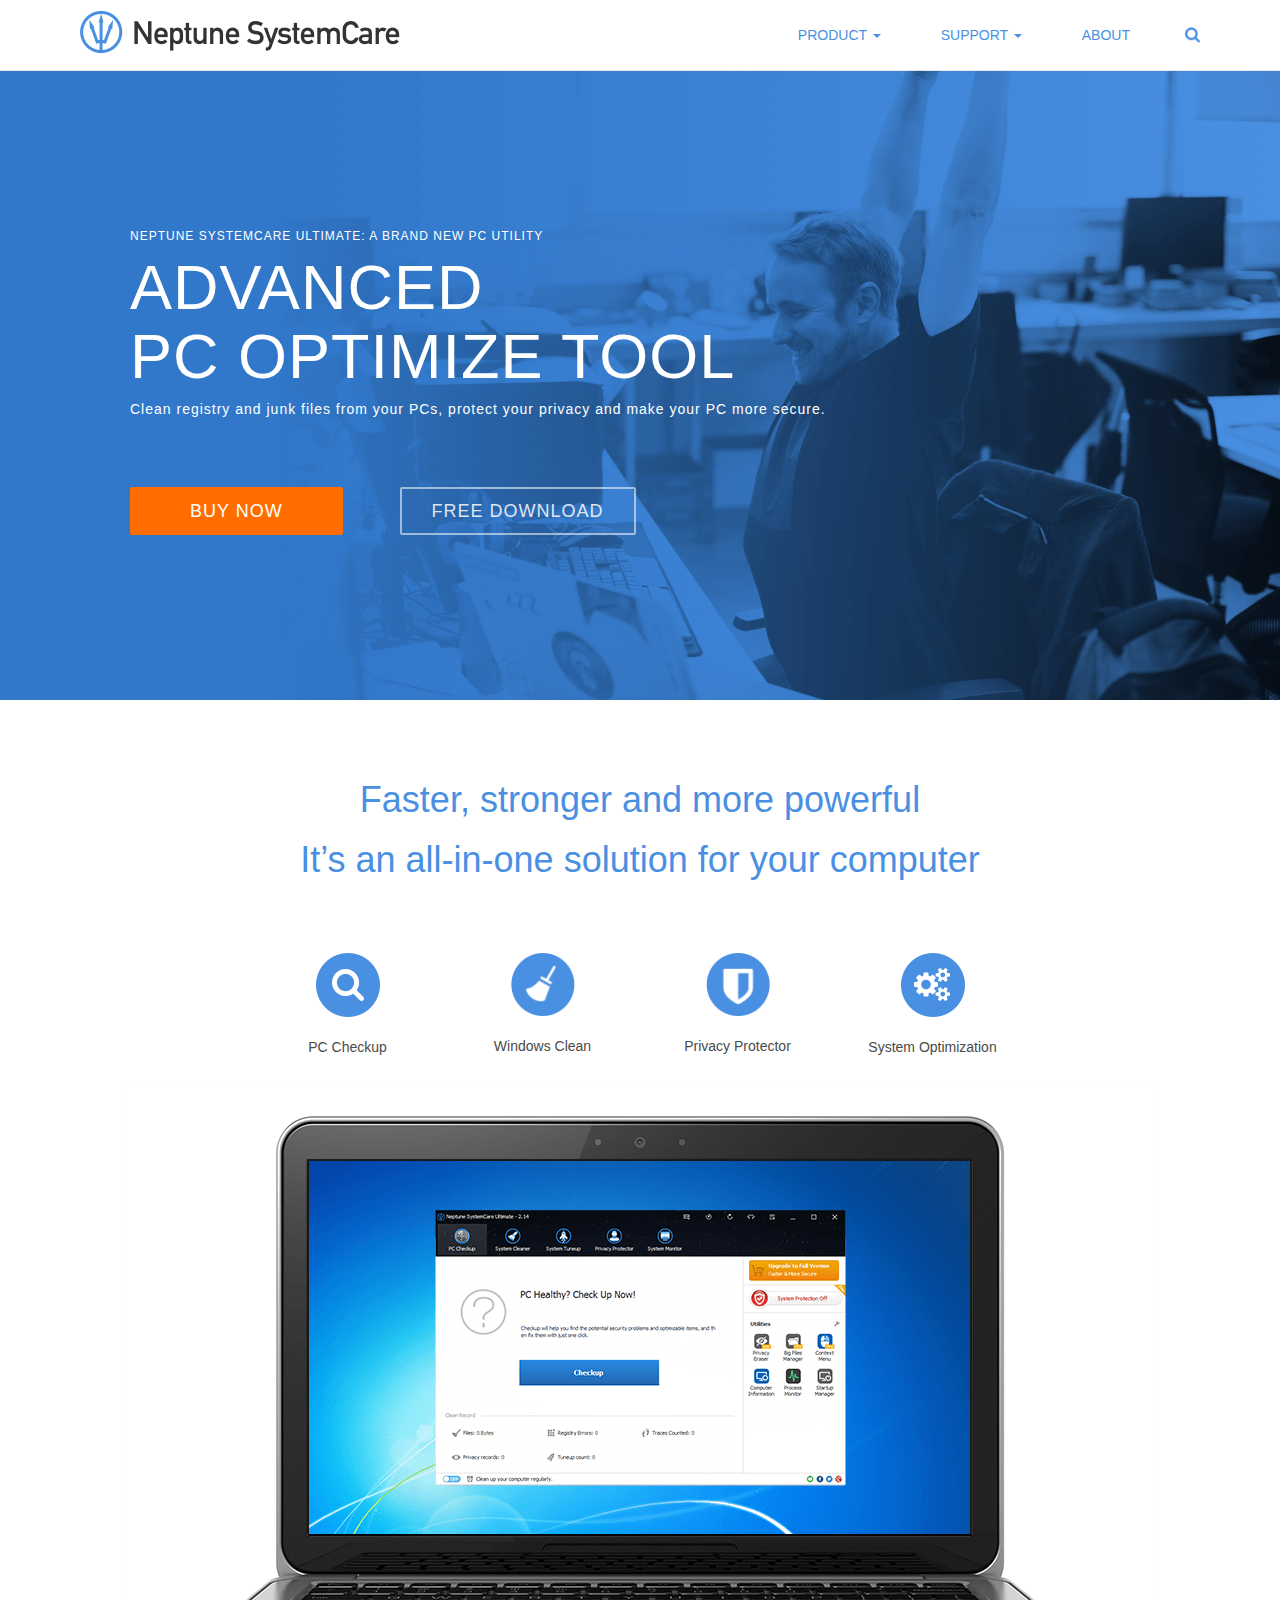
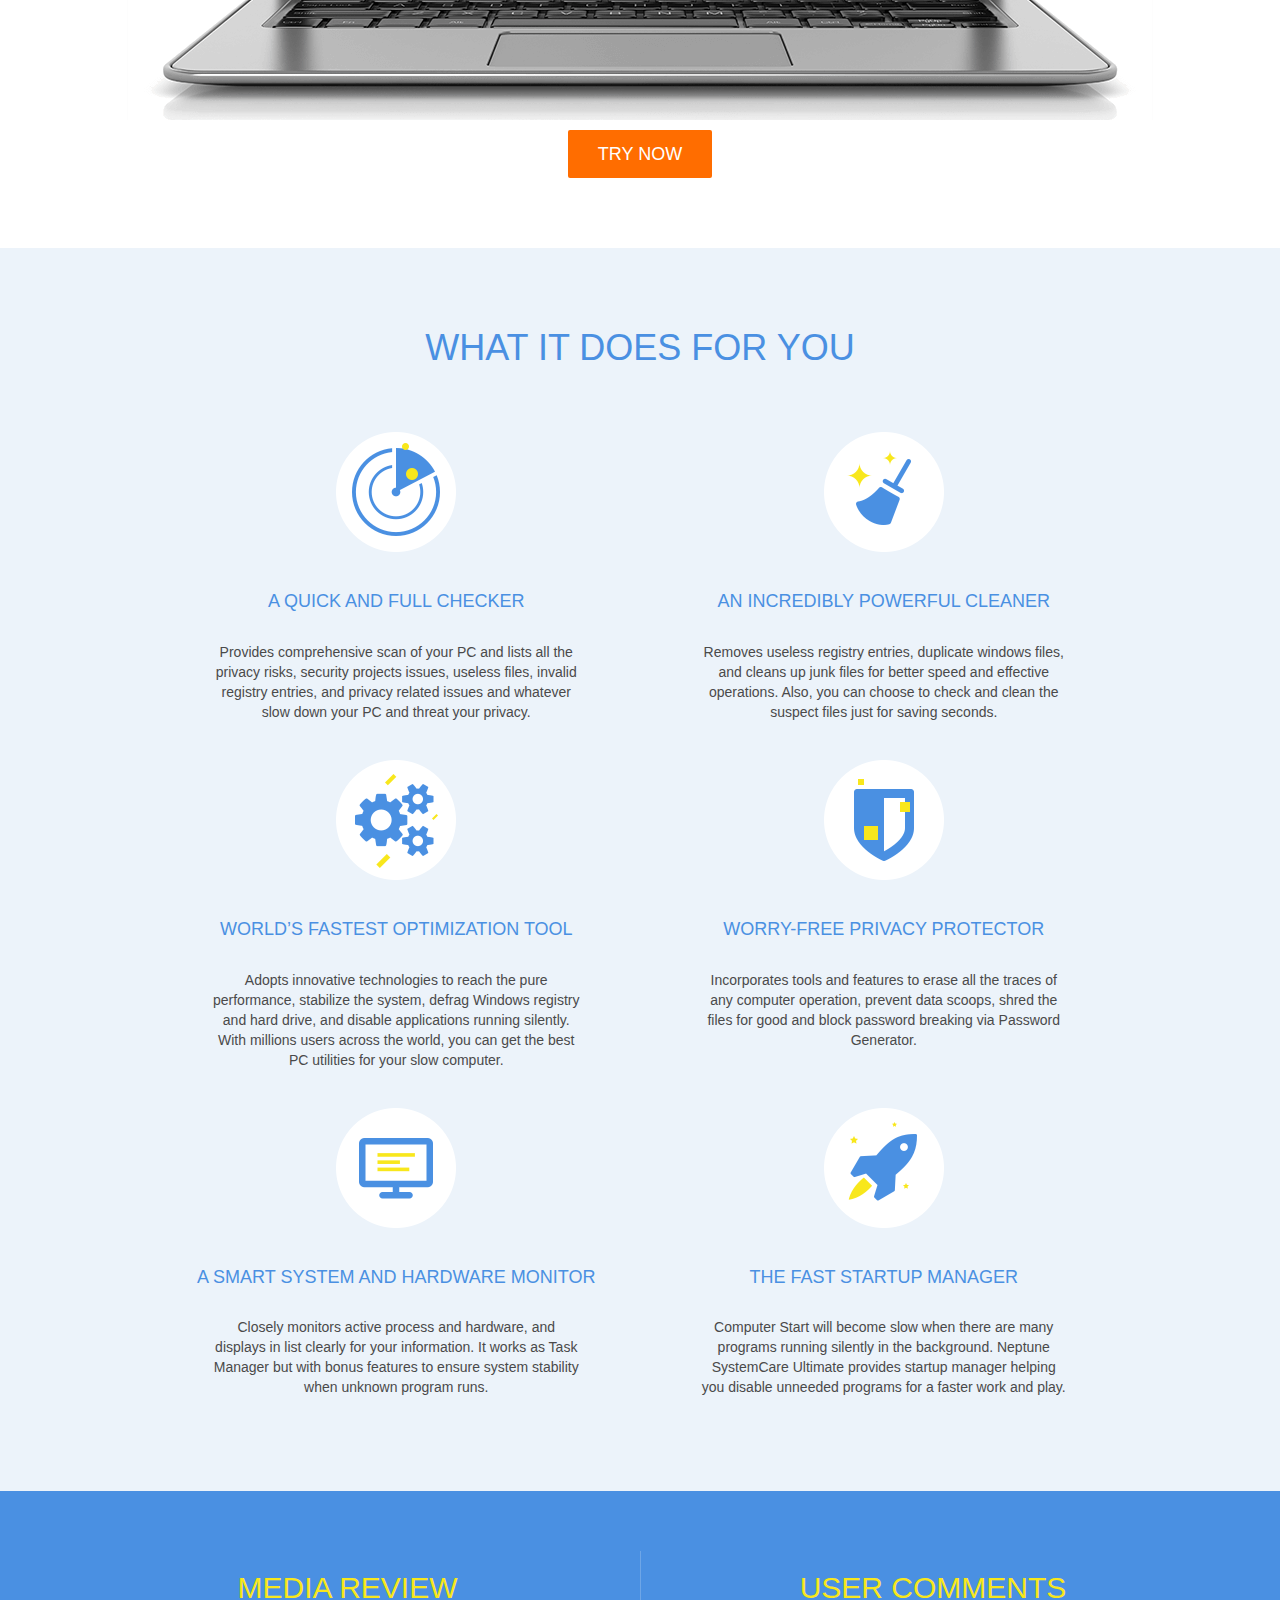
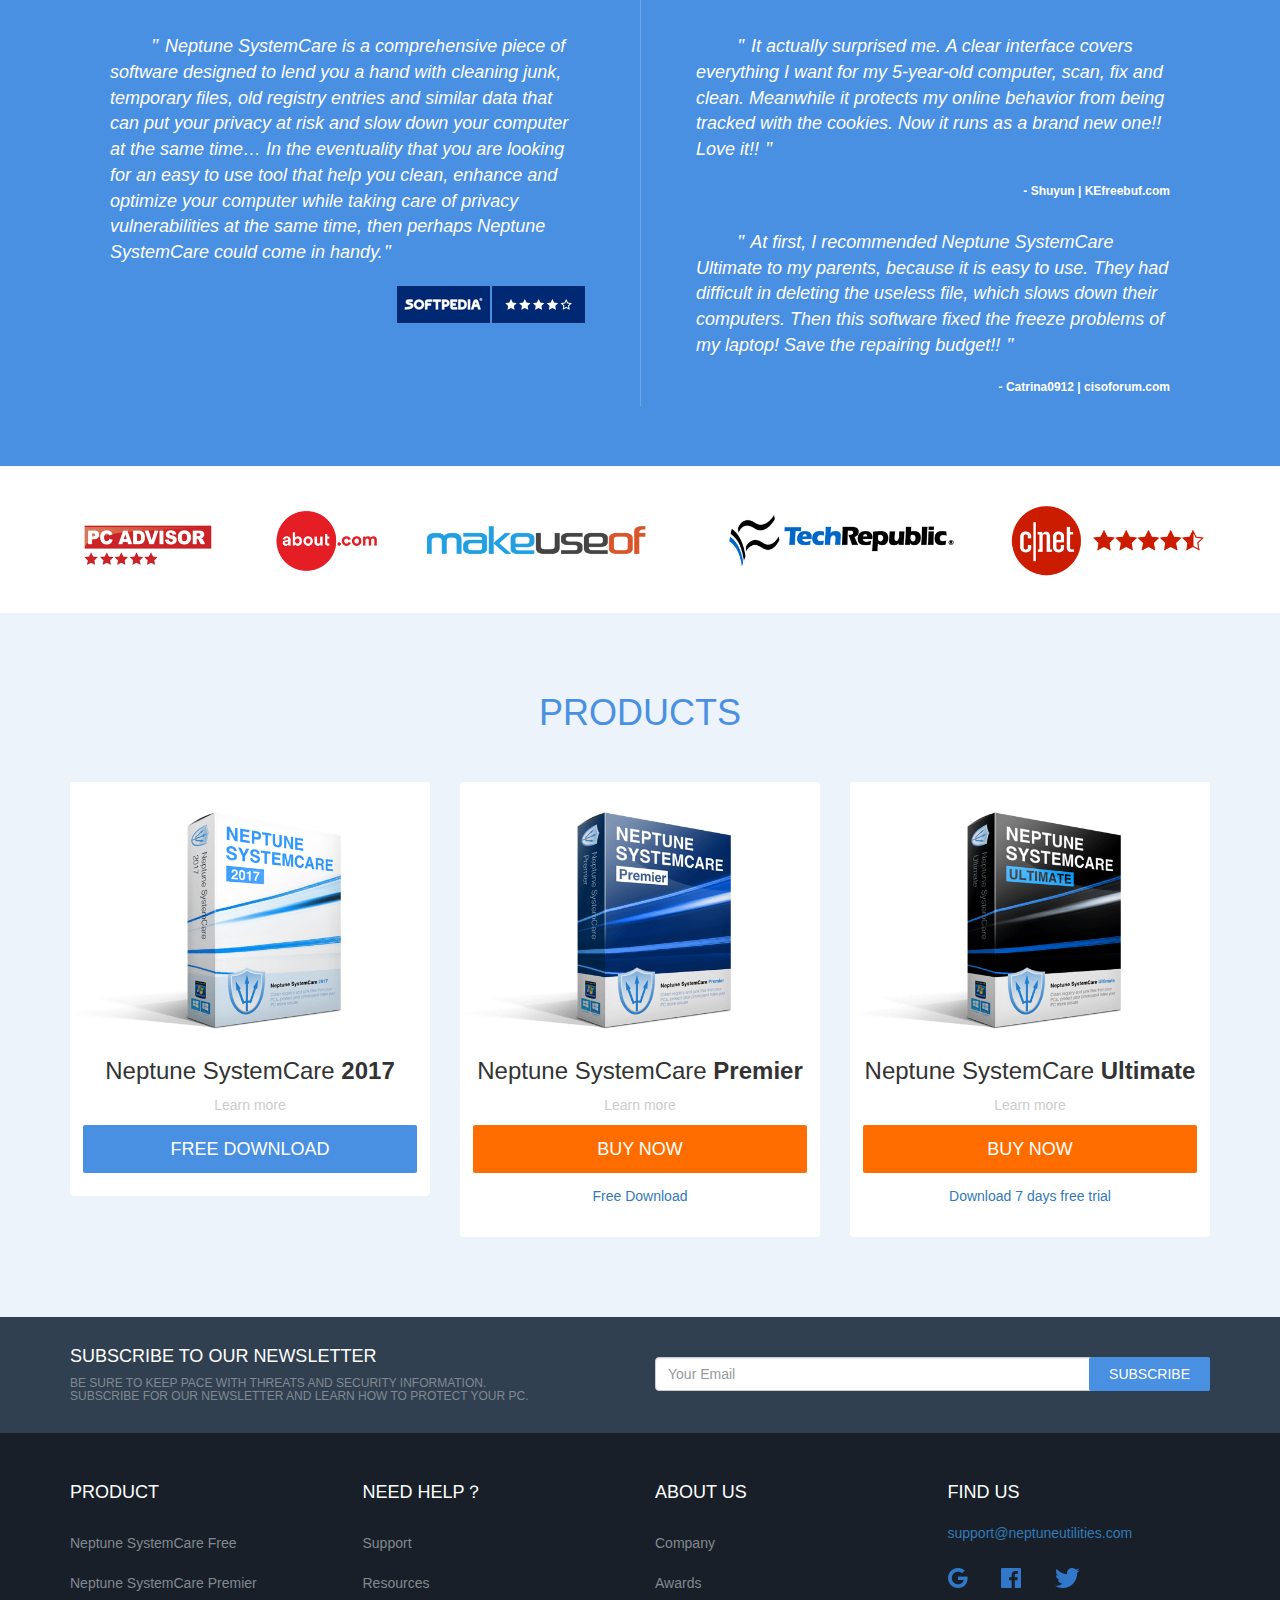
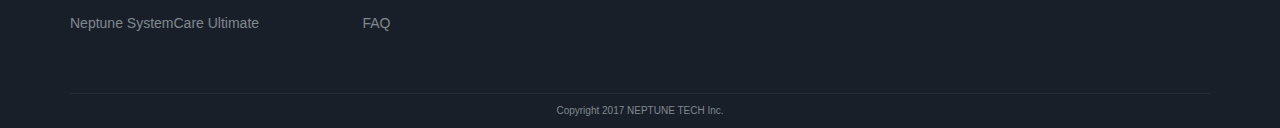
<file: index.html>
<!DOCTYPE html>
<html lang="en">

<head>
    <meta charset="utf-8">
    <meta http-equiv="X-UA-Compatible" content="IE=edge">

    <meta name="author" content="LIUYIMING">
    <meta name="description" content="Neptune Utilities - Free download - Speed up PC, Scan and clean registry, remove junk files and malware, fix and optimize computer performance.">
    <meta name="title" content="Neptune Utilities - Free PC optimization, clean and secure tool.">
    <title>Neptune Utilities - Free PC optimization, clean and secure tool</title>

    <!-- Bootstrap Core CSS -->
    <link href="css/bootstrap.min.css" rel="stylesheet">

    <!-- Custom CSS -->

    <link href="css/main.css" rel="stylesheet">

    <!--[if lt IE 9]>
        <script src="https://oss.maxcdn.com/libs/html5shiv/3.7.0/html5shiv.js"></script>
        <script src="https://oss.maxcdn.com/libs/respond.js/1.4.2/respond.min.js"></script>
    <![endif]-->

</head>

<!-- Body -->

<body>

    <!-- Navigation -->

    <nav class="navbar navbar-default navbar-fixed-top" role="navigation">
        <div class="container-fluid">
            <div class="navbar-header">
                <a class="navbar-brand" href="index.html"> <img class="img-responsive" src="img/logo_neptune.png" alt="Neptune SystemCare" title="Neptune SystemCare"> </a>
            </div>
            <div class="collapse navbar-collapse" id="bs-example-navbar-collapse-1">
                <ul class="nav navbar-nav navbar-right">
                    <li class="dropdown"> <a class="dropdown-toggle" data-hover="dropdown" role="button" aria-haspopup="true" aria-expanded="false">PRODUCT <span class="caret"></span></a>
                        <ul class="dropdown-menu">
                            <li><a href="system-care-ultimate.html">Neptune SystemCare Ultimate</a></li>
                            <li role="separator" class="divider"></li>
                            <li><a href="system-care-2017.html">Neptune SystemCare 2017</a></li>
                        </ul>
                    </li>
                    <li class="dropdown"> <a class="dropdown-toggle" data-hover="dropdown" role="button" aria-haspopup="true" aria-expanded="false">SUPPORT <span class="caret"></span></a>
                        <ul class="dropdown-menu">
                            <li><a href="support.html">Support Center</a></li>
                            <li role="separator" class="divider"></li>
                            <li><a href="contact.html">Contact Us</a></li>
                            <li role="separator" class="divider"></li>
                            <li><a href="resource.html">Resources</a></li>
                        </ul>
                    </li>
                    <li><a href="about.html">ABOUT</a></li>
                    <li id="search">
                        <form autocomplete="on">
                            <input id="search-input" name="search" type="text" placeholder="What are you looking for?"><input id="search-submit" value="Search" type="submit" class="glyphicon glyphicon-search">
                        </form>
                    </li>
                </ul>
            </div>
            <!-- /.navbar-collapse -->
        </div>
        <!-- /.container-fluid -->
    </nav>
    <!-- banner -->
    <section id="banner-index" class="banner">
        <div class="container">
            <div class="row">
                <div class="col-xs-12">
                    <div class="jumbotron">
                        <h6>NEPTUNE SYSTEMCARE ULTIMATE: A BRAND NEW PC UTILITY</h6>
                        <h1>ADVANCED<br> PC OPTIMIZE TOOL</h1>
                        <h5>Clean registry and junk files from your PCs, protect your privacy and make your PC more secure.</h5>
                        <p><a class="btn btn-primary btn-lg" href="#" role="button">BUY NOW</a> <a class="btn btn-default btn-lg" href="#" role="button">FREE DOWNLOAD</a></p>
                    </div>
                </div>
            </div>
        </div>
    </section>

    <!-- screenshot -->
    <section id="screenshot-index">
        <div class="container">
            <div class="row">
                <div class="col-xs-12">
                    <h1 class="text-center">Faster, stronger and more powerful</h1>
                    <h2 class="text-center"> It’s an all-in-one solution for your computer</h2>
                </div>
            </div>
            <div class="row">
                <div class="col-xs-2"> </div>
                <div class="col-xs-2">
                    <p class="thumbnail text-center"> <img src="img/icon_blue_checkup.png"> PC Checkup</p>
                </div>
                <div class="col-xs-2">
                    <p class="thumbnail text-center"> <img src="img/icon_blue_clean.png"> Windows Clean</p>
                </div>
                <div class="col-xs-2">
                    <p class="thumbnail text-center"> <img src="img/icon_blue_privacy.png"> Privacy Protector</p>
                </div>
                <div class="col-xs-2">
                    <p class="thumbnail text-center"> <img src="img/icon_blue_optimiza.png"> System Optimization</p>
                </div>
                <div class="col-xs-2"> </div>
            </div>
            <div class="row">
                <div class="col-xs-12 text-center">
                    <p><img class="img-responsive center-block" src="img/laptop.png"></p>
                    <p><a class="btn btn-primary btn-lg" href="#" role="button">TRY NOW</a></p>
                </div>
            </div>
        </div>
    </section>

    <!-- feature -->
    <section id="feature-index">
        <div class="container">
            <h1 class="text-center">WHAT IT DOES FOR YOU</h1>
            <div class="row ">
                <div class="col-xs-1"></div>
                <div class="col-xs-5">
                    <div class="thumbnail text-center"> <img src="img/icon_white_checkup.png">
                        <h4>A QUICK AND FULL CHECKER</h4>
                        <p>Provides comprehensive scan of your PC and lists all the privacy risks, security projects issues, useless files, invalid registry entries, and privacy related issues and whatever slow down your PC and threat your privacy.</p>
                    </div>
                </div>
                <div class="col-xs-5">
                    <div class="thumbnail text-center"> <img src="img/icon_white_clean.png">
                        <h4>AN INCREDIBLY POWERFUL CLEANER</h4>
                        <p>Removes useless registry entries, duplicate windows files, and cleans up junk files for better speed and effective operations. Also, you can choose to check and clean the suspect files just for saving seconds.</p>
                    </div>
                </div>
                <div class="col-xs-1"></div>
            </div>
            <div class="row ">
                <div class="col-xs-1"></div>
                <div class="col-xs-5">
                    <div class="thumbnail text-center"> <img src="img/icon_white_optimiza.png">
                        <h4>WORLD’S FASTEST OPTIMIZATION TOOL</h4>
                        <p>Adopts innovative technologies to reach the pure performance, stabilize the system, defrag Windows registry and hard drive, and disable applications running silently. With millions users across the world, you can get the best PC utilities for your slow computer.</p>
                    </div>
                </div>
                <div class="col-xs-5">
                    <div class="thumbnail text-center"> <img src="img/icon_white_protect.png">
                        <h4>WORRY-FREE PRIVACY PROTECTOR</h4>
                        <p>Incorporates tools and features to erase all the traces of any computer operation, prevent data scoops, shred the files for good and block password breaking via Password Generator.</p>
                    </div>
                </div>
                <div class="col-xs-1"></div>
            </div>
            <div class="row ">
                <div class="col-xs-1"></div>
                <div class="col-xs-5">
                    <div class="thumbnail text-center"> <img src="img/icon_white_monitor.png">
                        <h4>A SMART SYSTEM AND HARDWARE MONITOR</h4>
                        <p>Closely monitors active process and hardware, and displays in list clearly for your information. It works as Task Manager but with bonus features to ensure system stability when unknown program runs.</p>
                    </div>
                </div>
                <div class="col-xs-5">
                    <div class="thumbnail text-center"> <img src="img/icon_white_mannager.png">
                        <h4>THE FAST STARTUP MANAGER</h4>
                        <p>Computer Start will become slow when there are many programs running silently in the background. Neptune SystemCare Ultimate provides startup manager helping you disable unneeded programs for a faster work and play.</p>
                    </div>
                </div>
                <div class="col-xs-1"></div>
            </div>
        </div>
    </section>
    <!-- review -->
    <section id="review-index">
        <div class="container">
            <div class="row">
                <div class="col-xs-6">
                    <h2 class="text-center">MEDIA REVIEW</h2>
                    <p><strong class="quote">"</strong> Neptune SystemCare is a comprehensive piece of software designed to lend you a hand with cleaning junk, temporary files, old registry entries and similar data that can put your privacy at risk and slow down your computer at the same time… In the eventuality that you are looking for an easy to use tool that help you clean, enhance and optimize your computer while taking care of privacy vulnerabilities at the same time, then perhaps Neptune SystemCare could come in handy.<strong class="quote">"</strong>
                        <span><img src="img/brand_softpedia.png"> </span></p>
                </div>
                <div class="col-xs-6" style="border-left: 1px solid #6EA6E7;">
                    <h2 class="text-center">USER COMMENTS</h2>
                    <p><strong class="quote">"</strong> It actually surprised me. A clear interface covers everything I want for my 5-year-old computer, scan, fix and clean. Meanwhile it protects my online behavior from being tracked with the cookies. Now it runs as a brand new one!! Love it!! <strong class="quote">"</strong>
                        <span>- Shuyun | KEfreebuf.com</span>
                    </p>
                    <p><strong class="quote">"</strong> At first, I recommended Neptune SystemCare Ultimate to my parents, because it is easy to use. They had difficult in deleting the useless file, which slows down their computers. Then this software fixed the freeze problems of my laptop! Save the repairing budget!! <strong class="quote">"</strong>
                        <span>- Catrina0912 | cisoforum.com</span>
                    </p>
                </div>
            </div>
        </div>
    </section>
    <!-- media icons -->
    <section class="review-index">
        <div class="container">
            <div class="row">
                <div class="col-xs-12"> <img src="img/img_media.png"></div>
            </div>
        </div>
    </section>
    <!-- choose products -->
    <section id="products-index">
        <div class="container">
            <div class="row">
                <h1 class="text-center">PRODUCTS</h1>
                <div class="col-xs-4">
                    <div class="thumbnail"> <img src="img/box_2017.png">
                        <div class="caption">
                            <h3>Neptune SystemCare <strong>2017</strong></h3>
                            <p><a href="" class="btn-link-light">Learn more</a></p>
                            <p><a class="btn btn-lg btn-info btn-block" role="button">FREE DOWNLOAD</a> </p>
                        </div>
                    </div>
                </div>
                <div class="col-xs-4">
                    <div class="thumbnail"> <img src="img/box_permier.png">
                        <div class="caption">
                            <h3>Neptune SystemCare <strong>Premier</strong></h3>
                            <p><a href="" class="btn-link-light">Learn more</a></p>
                            <p><a href="#" class="btn btn-lg btn-primary btn-block" role="button">BUY NOW</a><a href="#" class="btn btn-link btn-block" role="button">Free Download</a></p>
                        </div>
                    </div>
                </div>
                <div class="col-xs-4">
                    <div class="thumbnail"> <img src="img/box_ultimate.png">
                        <div class="caption">
                            <h3>Neptune SystemCare <strong>Ultimate</strong></h3>
                            <p><a href="" class="btn-link-light">Learn more</a></p>
                            <p><a href="#" class="btn btn-lg btn-primary btn-block" role="button">BUY NOW</a><a href="#" class="btn btn-link btn-block" role="button">Download 7 days free trial</a></p>
                        </div>
                    </div>
                </div>
            </div>
        </div>
    </section>
    <!-- subscribe -->
    <section class="subscribe">
        <div class="container">
            <div class="row">
                <div class="col-xs-6">
                    <h4>SUBSCRIBE TO OUR NEWSLETTER</h4>
                    <h6>BE SURE TO KEEP PACE WITH THREATS AND SECURITY INFORMATION. <br> SUBSCRIBE FOR OUR NEWSLETTER AND LEARN HOW TO PROTECT YOUR PC.</h6>
                </div>
                <div class="col-xs-6">
                    <form class="form-inline">
                        <input type="email" class="form-control" id="" placeholder="Your Email">
                        <button type="submit" class="btn btn-info">SUBSCRIBE</button>
                    </form>
                </div>
            </div>
        </div>
    </section>
    <!-- footer -->
    <footer>
        <div class="container">
            <div class="row">
                <div class="col-xs-3">
                    <h4>PRODUCT</h4>
                    <ul class="list-unstyled">
                        <li> <a href="#">Neptune SystemCare Free</a> </li>
                        <li> <a href="#">Neptune SystemCare Premier</a> </li>
                        <li> <a href="#">Neptune SystemCare Ultimate</a> </li>
                    </ul>
                </div>
                <div class="col-xs-3">
                    <h4>NEED HELP？</h4>
                    <ul class="list-unstyled">
                        <li> <a href="#">Support</a> </li>
                        <li> <a href="#">Resources</a> </li>
                        <li> <a href="#">FAQ</a> </li>
                    </ul>
                </div>
                <div class="col-xs-3">
                    <h4>ABOUT US</h4>
                    <ul class="list-unstyled">
                        <li> <a href="#">Company</a> </li>
                        <li> <a href="#">Awards</a> </li>
                    </ul>
                </div>
                <div class="col-xs-3">
                    <h4>FIND US</h4>
                    <p><a>support@neptuneutilities.com</a></p>
                    <ul class="list-inline">
                        <li>
                            <a href="#"><img src="img/icon_google.png"></a>
                        </li>
                        <li>
                            <a href="#"><img src="img/icon_facebook.png"></a>
                        </li>
                        <li>
                            <a href="#"><img src="img/icon_twitter.png"></a>
                        </li>
                    </ul>
                </div>
            </div>
            <div class="row">
                <div class="col-xs-12">
                    <p class="text-center">Copyright 2017 NEPTUNE TECH Inc. </p>
                </div>
            </div>
        </div>
    </footer>

    <!-- jQuery -->
    <script src="js/jquery.js"></script>

    <!-- Bootstrap Core JavaScript -->
    <script src="js/bootstrap.min.js"></script>

    <!-- Scrolling Nav JavaScript -->
    <script src="js/jquery.easing.min.js"></script>
    <script src="js/custom.js"></script>
</body>

</html>
</file>
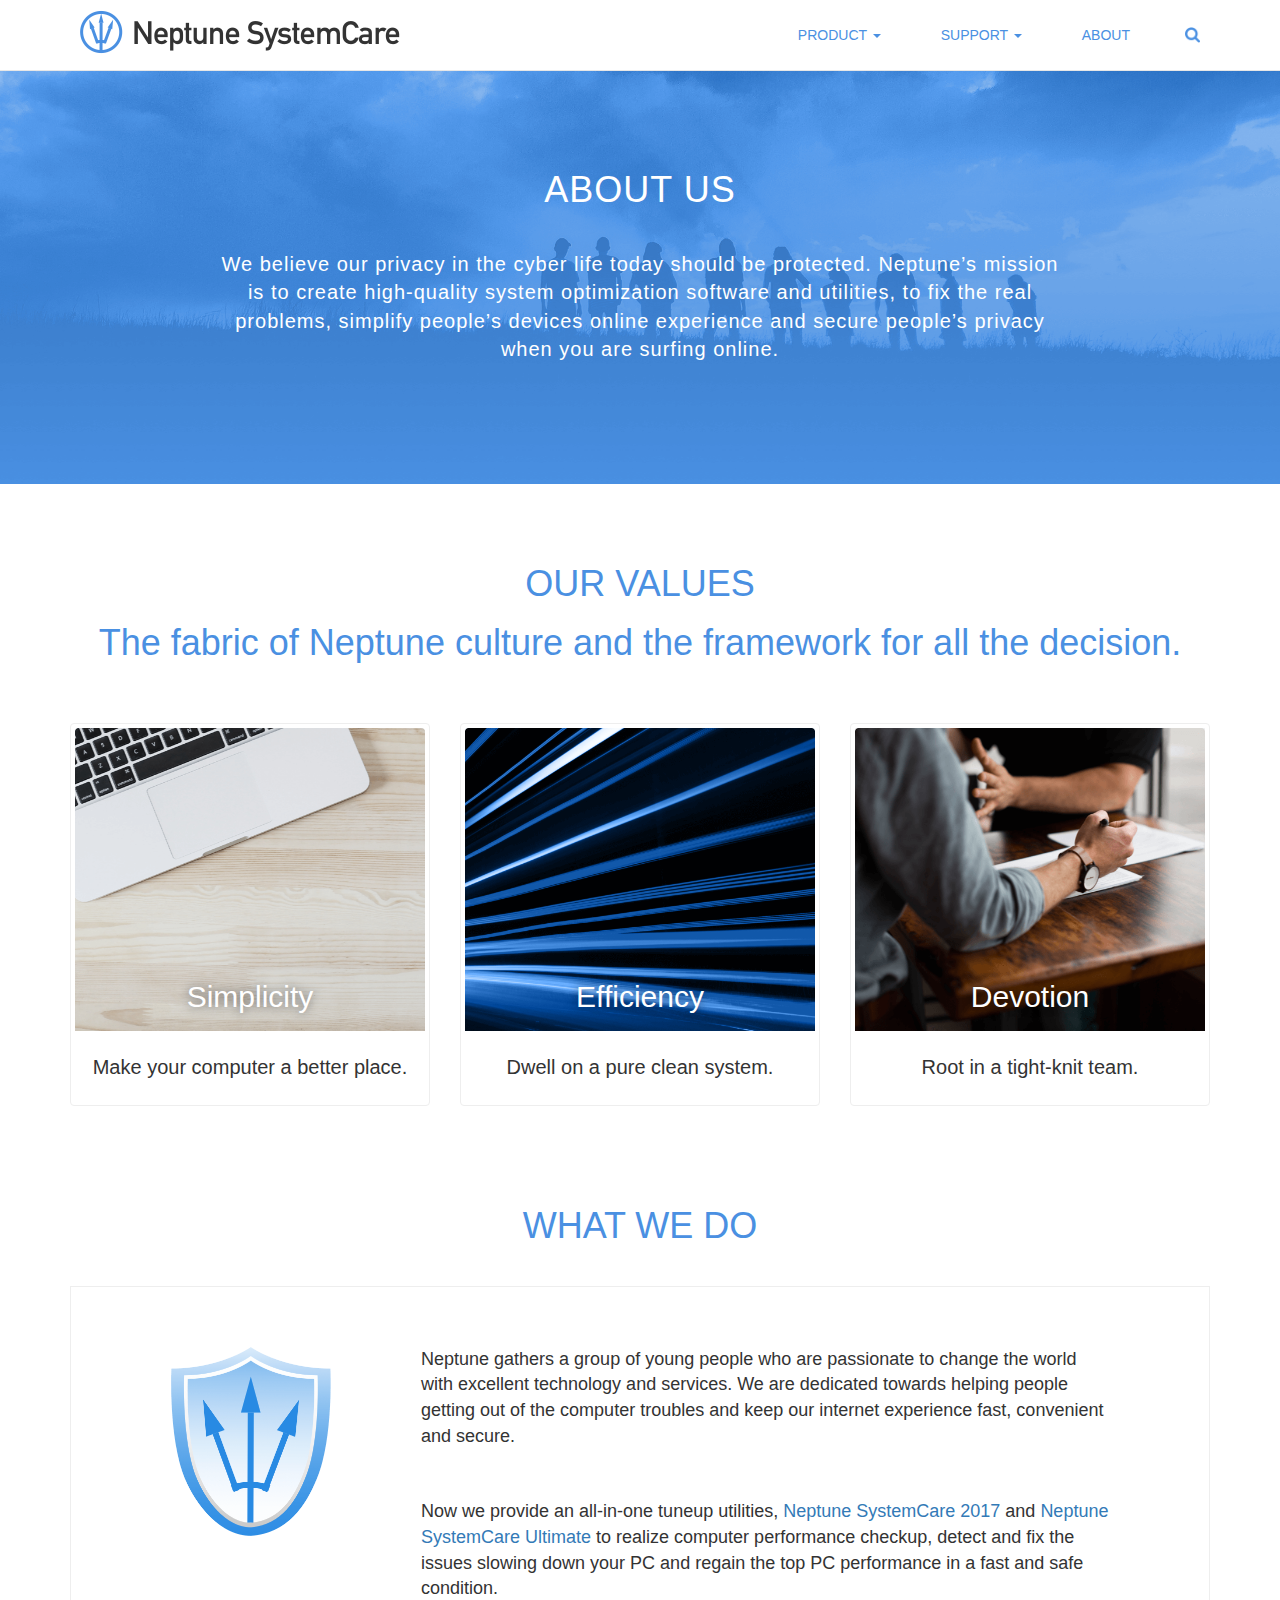
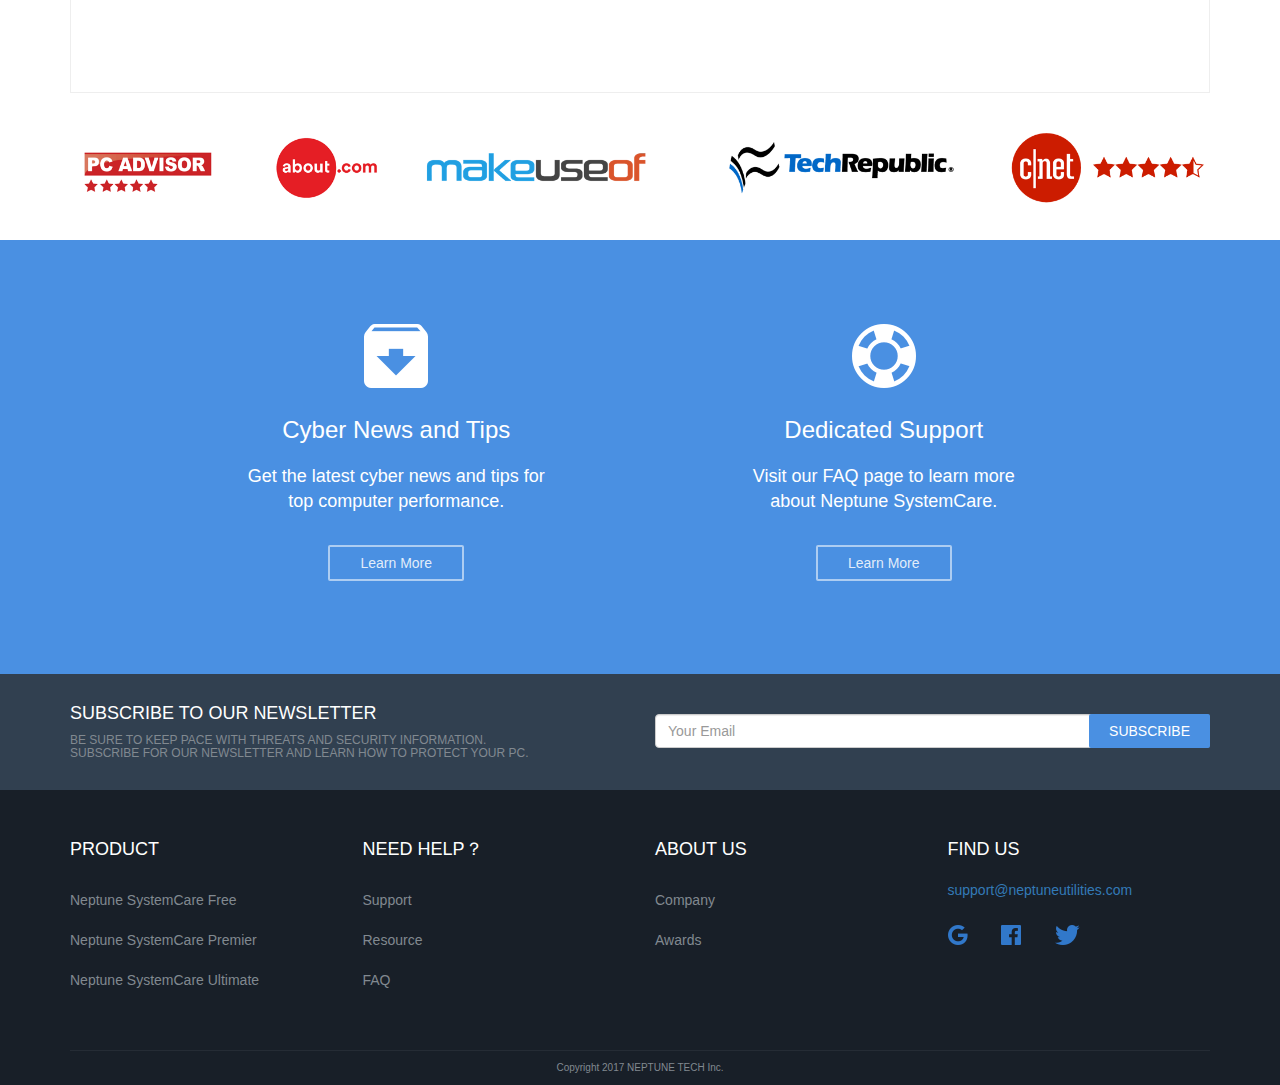
<file: about.html>
<!DOCTYPE html>
<html lang="en">

<head>
    <meta charset="utf-8">
    <meta http-equiv="X-UA-Compatible" content="IE=edge">
    
    <meta name="author" content="LIUYIMING">
    <meta name="description" content="Neptune Utilities - Free download - Speed up PC, Scan and clean registry, remove junk files and malware, fix and optimize computer performance.">
    <meta name="title" content="Neptune Utilities - Free PC optimization, clean and secure tool.">
    <title>Neptune Utilities - Free PC optimization, clean and secure tool</title>

    <!-- Bootstrap Core CSS -->
    <link href="css/bootstrap.min.css" rel="stylesheet">

    <!-- Custom CSS -->

    <link href="css/main.css" rel="stylesheet">

    <!--[if lt IE 9]>
        <script src="https://oss.maxcdn.com/libs/html5shiv/3.7.0/html5shiv.js"></script>
        <script src="https://oss.maxcdn.com/libs/respond.js/1.4.2/respond.min.js"></script>
    <![endif]-->

</head>

<!-- Body -->

<body>

    <!-- Navigation -->

    <nav class="navbar navbar-default navbar-fixed-top" role="navigation">
        <div class="container-fluid">
            <!-- Brand and toggle get grouped for better mobile display -->
            <div class="navbar-header">
                
                <a class="navbar-brand" href="index.html"> <img class="img-responsive" src="img/logo_neptune.png" alt="Neptune SystemCare" title="Neptune SystemCare"> </a>

            </div>

            <!-- Collect the nav links, forms, and other content for toggling -->
            <div class="collapse navbar-collapse" id="bs-example-navbar-collapse-1">
                <ul class="nav navbar-nav navbar-right">
                    <li class="dropdown"> <a class="dropdown-toggle" data-hover="dropdown" role="button" aria-haspopup="true" aria-expanded="false">PRODUCT <span class="caret"></span></a>
                        <ul class="dropdown-menu">
                            <li><a href="system-care-ultimate.html">Neptune SystemCare Ultimate</a></li>
                            <li role="separator" class="divider"></li>
                            <li><a href="system-care-2017.html">Neptune SystemCare 2017</a></li>
                        </ul>
                    </li>
                    <li class="dropdown"> <a class="dropdown-toggle" data-hover="dropdown" role="button" aria-haspopup="true" aria-expanded="false">SUPPORT <span class="caret"></span></a>
                        <ul class="dropdown-menu">
                            <li><a href="support.html">Support Center</a></li>
                            <li role="separator" class="divider"></li>
                            <li><a href="contact.html">Contact Us</a></li>
                            <li role="separator" class="divider"></li>
                            <li><a href="resource.html">Resources</a></li>
                        </ul>
                    </li>
                    <li><a href="about.html">ABOUT</a></li>
                    <li id="search">
                        <form autocomplete="on">
                            <input id="search-input" name="search" type="text" placeholder="What are you looking for?"><input id="search-submit" value="Search" type="submit" class="glyphicon glyphicon-search">
                        </form>
                    </li>
                </ul>
            </div>
            <!-- /.navbar-collapse -->
        </div>
        <!-- /.container-fluid -->
    </nav>
    <!-- banner -->
    <section class="banner banner-about">
        <div class="container">
            <div class="row">
                <div class="col-xs-12">
                    <h1>ABOUT US</h1>
                    <p>We believe our privacy in the cyber life today should be protected. Neptune’s mission is to create high-quality system optimization software and utilities, to fix the real problems, simplify people’s devices online experience and secure people’s privacy when you are surfing online. </p>
                </div>
            </div>
        </div>
    </section>

    <!-- company -->
    <section id="company-about">
        <div class="container">
            <div class="row">
                <div class="col-xs-12">
                    <h1>OUR VALUES</h1>
                    <h4>The fabric of Neptune culture and the framework for all the decision.</h4>
                </div>
            </div>
            <div class="row">
                <div class="col-xs-4">
                    <div class="thumbnail"> <img src="img/bg_about_simplicity.png">
                        <div class="caption">
                            <h2>Simplicity</h2>
                            <p>Make your computer a better place.</p>

                        </div>
                    </div>
                </div>
                <div class="col-xs-4">
                    <div class="thumbnail"> <img src="img/bg_about_efficiency.png">
                        <div class="caption">
                            <h2>Efficiency</h2>
                            <p>Dwell on a pure clean system.</p>

                        </div>
                    </div>
                </div>
                <div class="col-xs-4">
                    <div class="thumbnail"> <img src="img/bg_about_devotion.png">
                        <div class="caption">
                            <h2>Devotion</h2>
                            <p>Root in a tight-knit team.</p>

                        </div>
                    </div>
                </div>
            </div>
            <div class="row">
                <div class="col-xs-12">
                    <h1>WHAT WE DO</h1>
                    <div class="media">
                        <div class="media-left">
                            <a href="#"> <img class="media-object" src="img/icon_neptune.png"> </a>
                        </div>
                        <div class="media-body">
                            <p>Neptune gathers a group of young people who are passionate to change the world with excellent technology and services. We are dedicated towards helping people getting out of the computer troubles and keep our internet experience fast, convenient and secure. </p>
                            <p>Now we provide an all-in-one tuneup utilities, <a>Neptune SystemCare 2017</a> and <a>Neptune SystemCare Ultimate</a> to realize computer performance checkup, detect and fix the issues slowing down your PC and regain the top PC performance in a fast and safe condition.</p>
                        </div>
                    </div>
                </div>
            </div>
        </div>
    </section>

    <!-- media icons -->
    <section class="review-index">
        <div class="container">
            <div class="row">
                <div class="col-xs-12"> <img src="img/img_media.png"></div>
            </div>
        </div>
    </section>
    <!-- help -->
    <section class="help-about">
        <div class="container">
            <div class="row">
                <div class="col-xs-1"></div>
                <div class="col-xs-5">
                    <div class="thumbnail"> <img src="img/icon_whithe_news.png">
                        <div class="caption">
                            <h3>Cyber News and Tips</h3>
                            <p>Get the latest cyber news and tips for top computer performance.</p>
                            <p><a class="btn  btn-default" role="button">Learn More</a></p>
                        </div>
                    </div>

                </div>
                <div class="col-xs-5">
                    <div class="thumbnail"> <img src="img/icon_white_support.png">
                        <div class="caption">
                            <h3>Dedicated Support</h3>
                            <p>Visit our FAQ page to learn more about Neptune SystemCare. </p>
                            <p><a class="btn  btn-default" role="button">Learn More</a></p>
                        </div>
                    </div>
                </div>
                <div class="col-xs-1"></div>
            </div>
        </div>
    </section>
    <!-- subscribe -->
    <section class="subscribe">
        <div class="container">
            <div class="row">
                <div class="col-xs-6">
                    <h4>SUBSCRIBE TO OUR NEWSLETTER</h4>
                    <h6>BE SURE TO KEEP PACE WITH THREATS AND SECURITY INFORMATION. <br> SUBSCRIBE FOR OUR NEWSLETTER AND LEARN HOW TO PROTECT YOUR PC.</h6>
                </div>
                <div class="col-xs-6">
                    <form class="form-inline">
                        <input type="email" class="form-control" id="" placeholder="Your Email">
                        <button type="submit" class="btn btn-info">SUBSCRIBE</button>
                    </form>
                </div>
            </div>
        </div>
    </section>
    <!-- footer -->
    <footer>
        <div class="container">
            <div class="row">
                <div class="col-xs-3">
                    <h4>PRODUCT</h4>
                    <ul class="list-unstyled">
                        <li> <a href="#">Neptune SystemCare Free</a> </li>
                        <li> <a href="#">Neptune SystemCare Premier</a> </li>
                        <li> <a href="#">Neptune SystemCare Ultimate</a> </li>
                    </ul>
                </div>
                <div class="col-xs-3">
                    <h4>NEED HELP？</h4>
                    <ul class="list-unstyled">
                        <li> <a href="#">Support</a> </li>
                        <li> <a href="#">Resource</a> </li>
                        <li> <a href="#">FAQ</a> </li>
                    </ul>
                </div>
                <div class="col-xs-3">
                    <h4>ABOUT US</h4>
                    <ul class="list-unstyled">
                        <li> <a href="#">Company</a> </li>
                        <li> <a href="#">Awards</a> </li>
                    </ul>
                </div>
                <div class="col-xs-3">
                    <h4>FIND US</h4>
                    <p><a>support@neptuneutilities.com</a></p>
                    <ul class="list-inline">
                        <li>
                            <a href="#"><img src="img/icon_google.png"></a>
                        </li>
                        <li>
                            <a href="#"><img src="img/icon_facebook.png"></a>
                        </li>
                        <li>
                            <a href="#"><img src="img/icon_twitter.png"></a>
                        </li>
                    </ul>
                </div>
            </div>
            <div class="row">
                <div class="col-xs-12">
                    <p class="text-center">Copyright 2017 NEPTUNE TECH Inc. </p>
                </div>
            </div>
        </div>
    </footer>

    <!-- jQuery -->
    <script src="js/jquery.js"></script>

    <!-- Bootstrap Core JavaScript -->
    <script src="js/bootstrap.min.js"></script>

    <!-- Scrolling Nav JavaScript -->
    <script src="js/jquery.easing.min.js"></script>
    <script src="js/custom.js"></script>
</body>

</html>
</file>
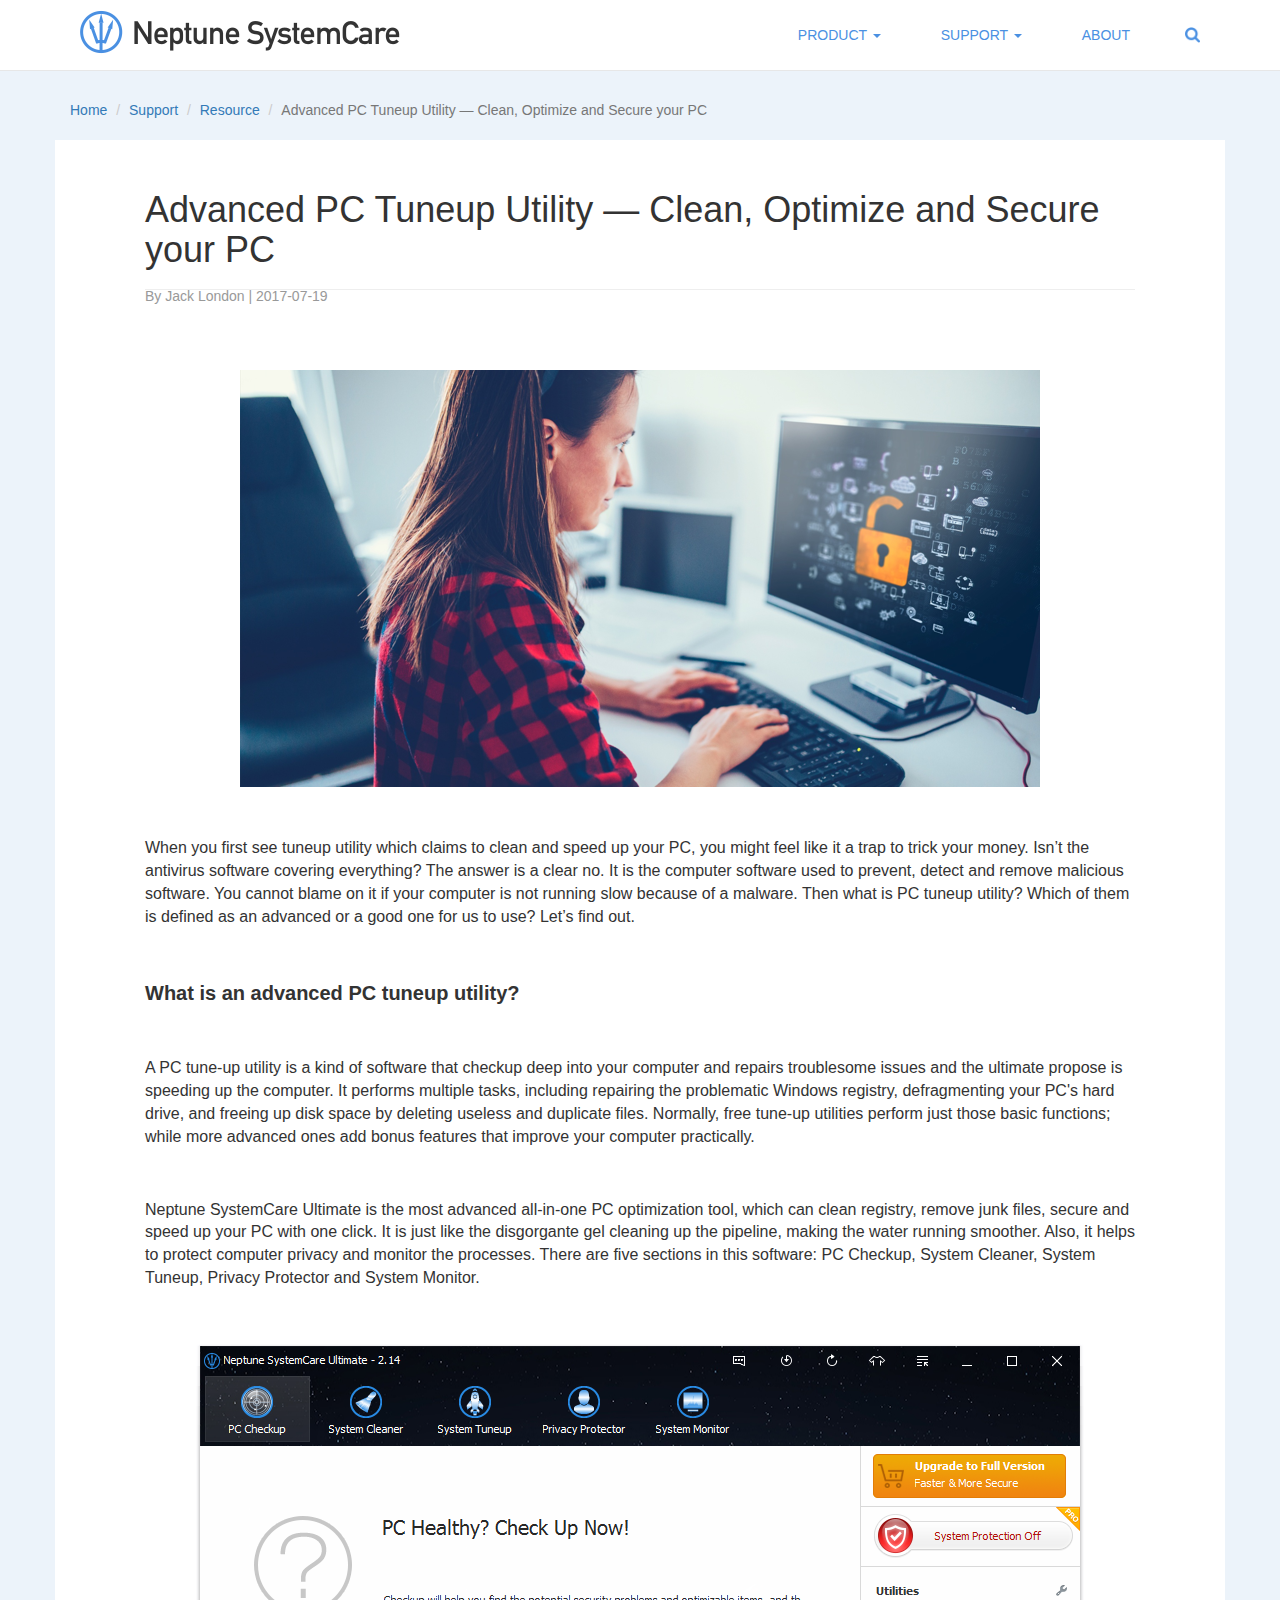
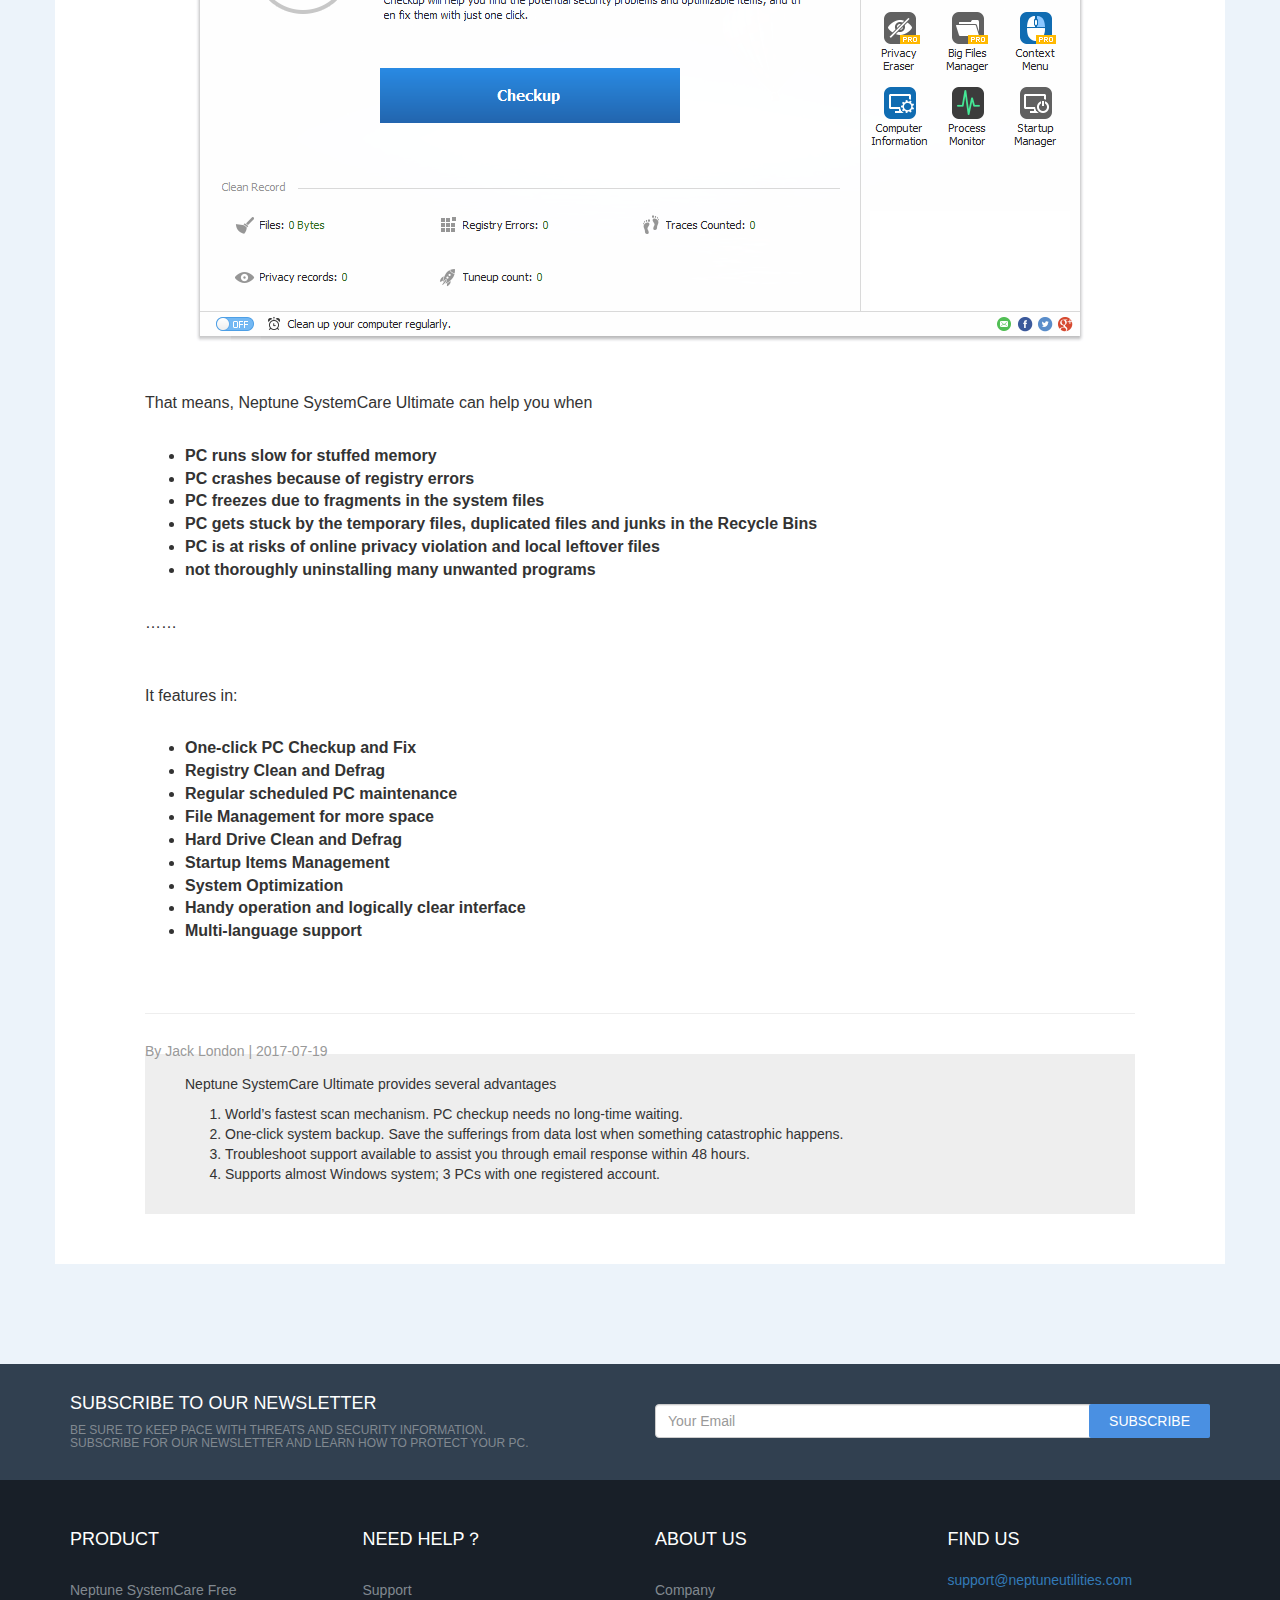
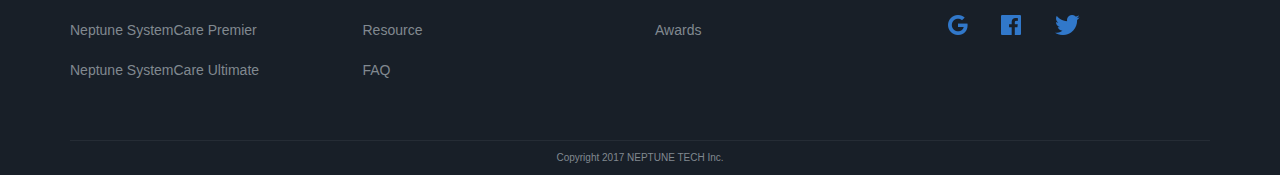
<file: article-style.html>
<!DOCTYPE html>
<html lang="en">

<head>
    <meta charset="utf-8">
    <meta http-equiv="X-UA-Compatible" content="IE=edge">
   
    <meta name="author" content="LIUYIMING">
    <meta name="description" content="Neptune Utilities - Free download - Speed up PC, Scan and clean registry, remove junk files and malware, fix and optimize computer performance.">
    <meta name="title" content="Neptune Utilities - Free PC optimization, clean and secure tool.">
    <title>Neptune Utilities - Free PC optimization, clean and secure tool</title>

    <!-- Bootstrap Core CSS -->
    <link href="css/bootstrap.min.css" rel="stylesheet">

    <!-- Custom CSS -->

    <link href="css/main.css" rel="stylesheet">

    <!--[if lt IE 9]>
        <script src="https://oss.maxcdn.com/libs/html5shiv/3.7.0/html5shiv.js"></script>
        <script src="https://oss.maxcdn.com/libs/respond.js/1.4.2/respond.min.js"></script>
    <![endif]-->
    <script type="text/javascript" src="//platform-api.sharethis.com/js/sharethis.js#property=599aa140192276001242aeef&product=inline-share-buttons"></script>
</head>

<!-- Body -->

<body>

    <!-- Navigation -->

    <nav class="navbar navbar-default navbar-fixed-top" role="navigation">
        <div class="container-fluid">
            <!-- Brand and toggle get grouped for better mobile display -->
            <div class="navbar-header">
                
                <a class="navbar-brand" href="index.html"> <img class="img-responsive" src="img/logo_neptune.png" alt="Neptune SystemCare" title="Neptune SystemCare"> </a>

            </div>

            <!-- Collect the nav links, forms, and other content for toggling -->
            <div class="collapse navbar-collapse" id="bs-example-navbar-collapse-1">
                <ul class="nav navbar-nav navbar-right">
                    <li class="dropdown"> <a class="dropdown-toggle" data-hover="dropdown" role="button" aria-haspopup="true" aria-expanded="false">PRODUCT <span class="caret"></span></a>
                        <ul class="dropdown-menu">
                            <li><a href="system-care-ultimate.html">Neptune SystemCare Ultimate</a></li>
                            <li role="separator" class="divider"></li>
                            <li><a href="system-care-2017.html">Neptune SystemCare 2017</a></li>
                        </ul>
                    </li>
                    <li class="dropdown"> <a class="dropdown-toggle" data-hover="dropdown" role="button" aria-haspopup="true" aria-expanded="false">SUPPORT <span class="caret"></span></a>
                        <ul class="dropdown-menu">
                            <li><a href="support.html">Support Center</a></li>
                            <li role="separator" class="divider"></li>
                            <li><a href="contact.html">Contact Us</a></li>
                            <li role="separator" class="divider"></li>
                            <li><a href="resource.html">Resources</a></li>
                        </ul>
                    </li>
                    <li><a href="about.html">ABOUT</a></li>

                    <li id="search">
                        <form autocomplete="on">
                            <input id="search-input" name="search" type="text" placeholder="What are you looking for?"><input id="search-submit" value="Search" type="submit" class="glyphicon glyphicon-search">
                        </form>
                    </li>
                </ul>
            </div>
            <!-- /.navbar-collapse -->
        </div>
        <!-- /.container-fluid -->
    </nav>
    <!-- recource list -->

    <section class="article">
        <div class="container">
            <ol class="breadcrumb">
                <li><a href="#">Home</a></li>
                <li><a href="#">Support</a></li>
                <li><a href="#">Resource</a></li>
                <li class="active">Advanced PC Tuneup Utility — Clean, Optimize and Secure your PC</li>
            </ol>
            <div class="row bg-white">
                <div class="col-xs-12 article-content">
                    <div class="article-head">
                        <h1>Advanced PC Tuneup Utility — Clean, Optimize and Secure your PC</h1>
                        <div class="article-info">
                            <h5>By Jack London | 2017-07-19</h5>
                            <p class="sharethis-inline-share-buttons"></p>
                        </div>
                    </div>

                    <div class="article-body">
                        <p class="text-center"><img src="img/article/20170719-1.png"></p>

                        <p>When you first see tuneup utility which claims to clean and speed up your PC, you might feel like it a trap to trick your money. Isn’t the antivirus software covering everything? The answer is a clear no. It is the computer software used to prevent, detect and remove malicious software. You cannot blame on it if your computer is not running slow because of a malware. Then what is PC tuneup utility? Which of them is defined as an advanced or a good one for us to use? Let’s find out.</p>
                        <p class="title">What is an advanced PC tuneup utility?</p>
                        <p>A PC tune-up utility is a kind of software that checkup deep into your computer and repairs troublesome issues and the ultimate propose is speeding up the computer. It performs multiple tasks, including repairing the problematic Windows registry, defragmenting your PC's hard drive, and freeing up disk space by deleting useless and duplicate files. Normally, free tune-up utilities perform just those basic functions; while more advanced ones add bonus features that improve your computer practically.</p>
                        <p>Neptune SystemCare Ultimate is the most advanced all-in-one PC optimization tool, which can clean registry, remove junk files, secure and speed up your PC with one click. It is just like the disgorgante gel cleaning up the pipeline, making the water running smoother. Also, it helps to protect computer privacy and monitor the processes. There are five sections in this software: PC Checkup, System Cleaner, System Tuneup, Privacy Protector and System Monitor.</p>

                        <p class="text-center"><img src="img/article/20170719-2.png"></p>


                        <p>That means, Neptune SystemCare Ultimate can help you when</p>
                        <ul>
                            <li>PC runs slow for stuffed memory</li>
                            <li>PC crashes because of registry errors</li>
                            <li>PC freezes due to fragments in the system files</li>
                            <li>PC gets stuck by the temporary files, duplicated files and junks in the Recycle Bins</li>
                            <li>PC is at risks of online privacy violation and local leftover files</li>
                            <li>not thoroughly uninstalling many unwanted programs</li>
                        </ul>
                        <p>……</p>
                        <p>It features in:</p>
                        <ul>
                            <li>One-click PC Checkup and Fix</li>
                            <li>Registry Clean and Defrag</li>
                            <li>Regular scheduled PC maintenance</li>
                            <li>File Management for more space</li>
                            <li>Hard Drive Clean and Defrag</li>
                            <li>Startup Items Management</li>
                            <li>System Optimization</li>
                            <li>Handy operation and logically clear interface</li>
                            <li>Multi-language support</li>
                        </ul>
                    </div>
                    <div class="article-footer">

                        <div class="article-info">
                            <h5>By Jack London | 2017-07-19</h5>
                            <p class="sharethis-inline-share-buttons"></p>
                        </div>
                        <div class="article-ol">
                            <p>Neptune SystemCare Ultimate provides several advantages</p>
                            <ol>
                                <li>World’s fastest scan mechanism. PC checkup needs no long-time waiting.</li>
                                <li>One-click system backup. Save the sufferings from data lost when something catastrophic happens.</li>
                                <li>Troubleshoot support available to assist you through email response within 48 hours.</li>
                                <li>Supports almost Windows system; 3 PCs with one registered account.</li>
                            </ol>

                        </div>
                    </div>

                </div>



            </div>
        </div>
    </section>
    <!-- subscribe -->
    <section class="subscribe">
        <div class="container">
            <div class="row">
                <div class="col-xs-6">
                    <h4>SUBSCRIBE TO OUR NEWSLETTER</h4>
                    <h6>BE SURE TO KEEP PACE WITH THREATS AND SECURITY INFORMATION. <br> SUBSCRIBE FOR OUR NEWSLETTER AND LEARN HOW TO PROTECT YOUR PC.</h6>
                </div>
                <div class="col-xs-6">
                    <form class="form-inline">
                        <input type="email" class="form-control" id="" placeholder="Your Email">
                        <button type="submit" class="btn btn-info">SUBSCRIBE</button>
                    </form>
                </div>
            </div>
        </div>
    </section>
    <!-- footer -->
    <footer>
        <div class="container">
            <div class="row">
                <div class="col-xs-3">
                    <h4>PRODUCT</h4>
                    <ul class="list-unstyled">
                        <li> <a href="#">Neptune SystemCare Free</a> </li>
                        <li> <a href="#">Neptune SystemCare Premier</a> </li>
                        <li> <a href="#">Neptune SystemCare Ultimate</a> </li>
                    </ul>
                </div>
                <div class="col-xs-3">
                    <h4>NEED HELP？</h4>
                    <ul class="list-unstyled">
                        <li> <a href="#">Support</a> </li>
                        <li> <a href="#">Resource</a> </li>
                        <li> <a href="#">FAQ</a> </li>
                    </ul>
                </div>
                <div class="col-xs-3">
                    <h4>ABOUT US</h4>
                    <ul class="list-unstyled">
                        <li> <a href="#">Company</a> </li>
                        <li> <a href="#">Awards</a> </li>
                    </ul>
                </div>
                <div class="col-xs-3">
                    <h4>FIND US</h4>
                    <p><a>support@neptuneutilities.com</a></p>
                    <ul class="list-inline">
                        <li>
                            <a href="#"><img src="img/icon_google.png"></a>
                        </li>
                        <li>
                            <a href="#"><img src="img/icon_facebook.png"></a>
                        </li>
                        <li>
                            <a href="#"><img src="img/icon_twitter.png"></a>
                        </li>
                    </ul>
                </div>
            </div>
            <div class="row">
                <div class="col-xs-12">
                    <p class="text-center">Copyright 2017 NEPTUNE TECH Inc. </p>
                </div>
            </div>
        </div>
    </footer>

    <!-- jQuery -->
    <script src="js/jquery.js"></script>

    <!-- Bootstrap Core JavaScript -->
    <script src="js/bootstrap.min.js"></script>

    <!-- Scrolling Nav JavaScript -->
    <script src="js/jquery.easing.min.js"></script>
    <script src="js/custom.js"></script>
</body>

</html>
</file>
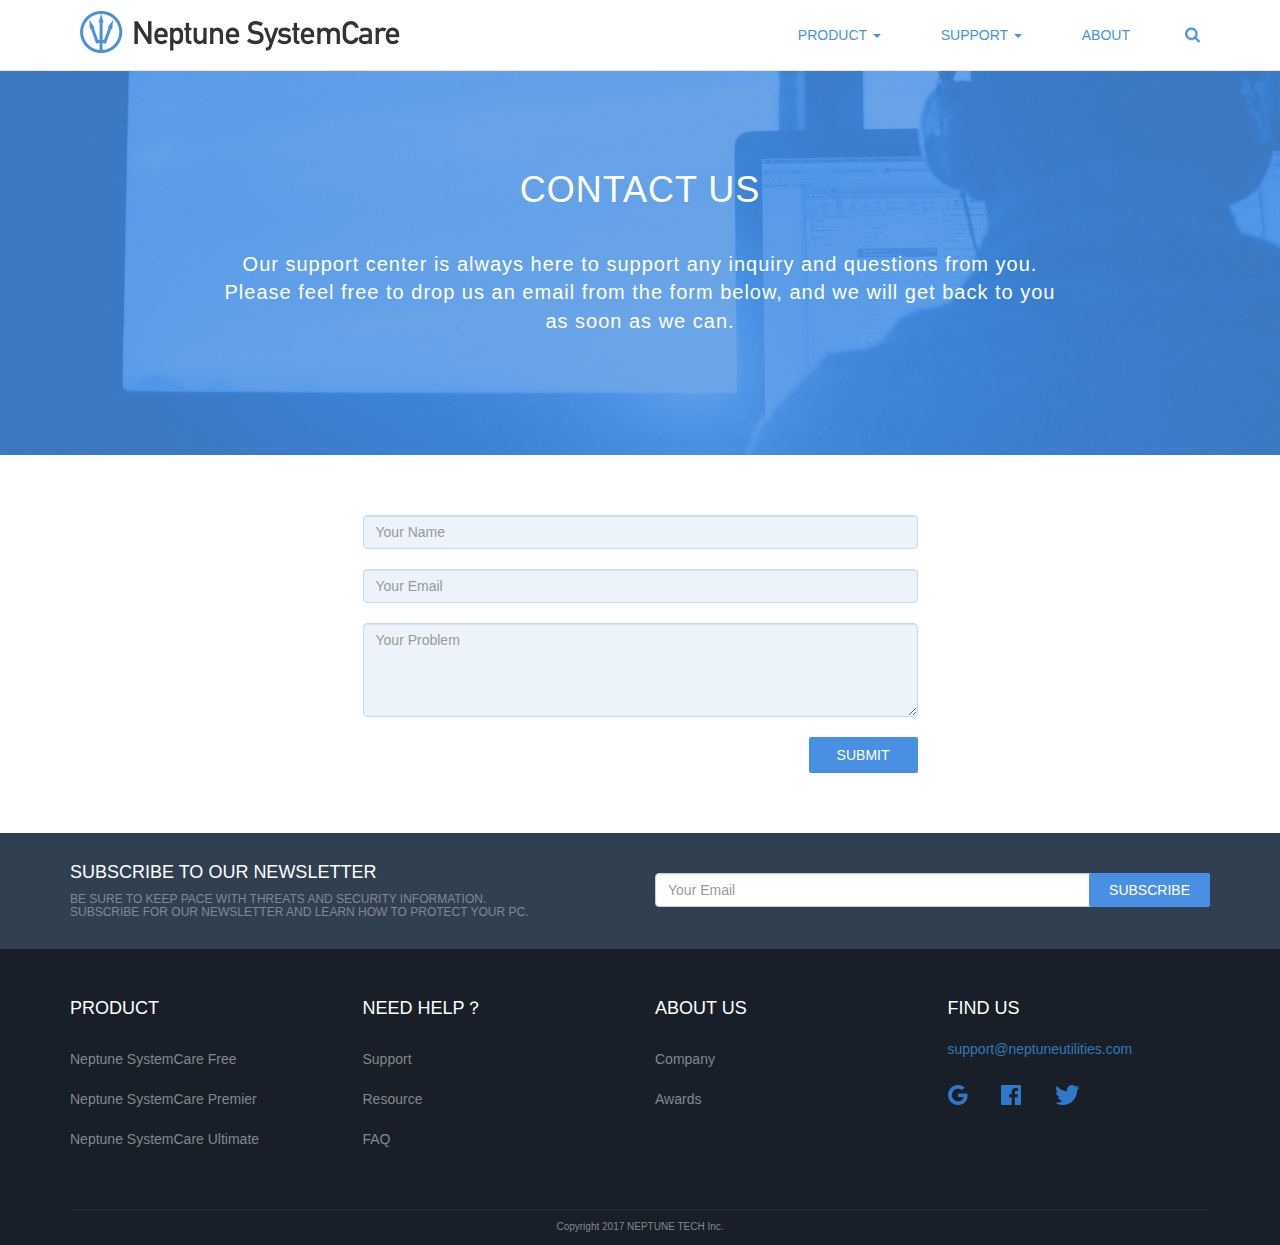
<file: contact.html>
<!DOCTYPE html>
<html lang="en">

<head>
    <meta charset="utf-8">
    <meta http-equiv="X-UA-Compatible" content="IE=edge">
    
    <meta name="author" content="LIUYIMING">
    <meta name="description" content="Neptune Utilities - Free download - Speed up PC, Scan and clean registry, remove junk files and malware, fix and optimize computer performance.">
    <meta name="title" content="Neptune Utilities - Free PC optimization, clean and secure tool.">
    <title>Neptune Utilities - Free PC optimization, clean and secure tool</title>

    <!-- Bootstrap Core CSS -->
    <link href="css/bootstrap.min.css" rel="stylesheet">

    <!-- Custom CSS -->
   
    <link href="css/main.css" rel="stylesheet">

    <!--[if lt IE 9]>
        <script src="https://oss.maxcdn.com/libs/html5shiv/3.7.0/html5shiv.js"></script>
        <script src="https://oss.maxcdn.com/libs/respond.js/1.4.2/respond.min.js"></script>
    <![endif]-->

</head>

<!-- Body -->

<body>

    <!-- Navigation -->

    <nav class="navbar navbar-default navbar-fixed-top" role="navigation">
        <div class="container-fluid">
            <!-- Brand and toggle get grouped for better mobile display -->
            <div class="navbar-header">
                
                <a class="navbar-brand" href="index.html"> <img class="img-responsive" src="img/logo_neptune.png" alt="Neptune SystemCare" title="Neptune SystemCare"> </a>
                
            </div>

            <!-- Collect the nav links, forms, and other content for toggling -->
            <div class="collapse navbar-collapse" id="bs-example-navbar-collapse-1">
                <ul class="nav navbar-nav navbar-right">
                    <li class="dropdown"> <a class="dropdown-toggle" data-hover="dropdown" role="button" aria-haspopup="true" aria-expanded="false">PRODUCT <span class="caret"></span></a>
                        <ul class="dropdown-menu">
                            <li><a href="system-care-ultimate.html">Neptune SystemCare Ultimate</a></li>
                            <li role="separator" class="divider"></li>
                            <li><a href="system-care-2017.html">Neptune SystemCare 2017</a></li>
                        </ul>
                    </li>
                    <li class="dropdown"> <a class="dropdown-toggle" data-hover="dropdown" role="button" aria-haspopup="true" aria-expanded="false">SUPPORT <span class="caret"></span></a>
                        <ul class="dropdown-menu">
                            <li><a href="support.html">Support Center</a></li>
                            <li role="separator" class="divider"></li>
                            <li><a href="contact.html">Contact Us</a></li>
                            <li role="separator" class="divider"></li>
                            <li><a href="resource.html">Resources</a></li>
                        </ul>
                    </li>
                    <li><a href="about.html">ABOUT</a></li>
                    <li id="search">
                        <form autocomplete="on">
                            <input id="search-input" name="search" type="text" placeholder="What are you looking for?"><input id="search-submit" value="Search" type="submit" class="glyphicon glyphicon-search">
                        </form>
                    </li>
                </ul>
            </div>
            <!-- /.navbar-collapse -->
        </div>
        <!-- /.container-fluid -->
    </nav>
    <!-- banner -->
    <section class="banner banner-about banner-contact">
        <div class="container">
            <div class="row">
                <div class="col-xs-12">
                    <h1>CONTACT US</h1>
                    <p>Our support center is always here to support any inquiry and questions from you. Please feel free to drop us an email from the form below, and we will get back to you as soon as we can.</p>
                </div>
            </div>
        </div>
    </section>

    <!-- contact -->
    <section class="form-contact">
        <div class="container">
            <div class="row">
                <div class="col-xs-3"></div>
                <div class="col-xs-6">
                    <form>
                        <input type="text" class="form-control" id="" placeholder="Your Name">
                        <br>
                        <input type="email" class="form-control" id="" placeholder="Your Email">
                        <br>
                        <textarea class="form-control" rows="4" placeholder="Your Problem"></textarea>
                        <br>
                        <button type="submit" class="btn btn-info pull-right">SUBMIT</button>
                    </form>

                </div>
                <div class="col-xs-3"></div>
            </div>
        </div>
    </section>



    <!-- subscribe -->
    <section class="subscribe">
        <div class="container">
            <div class="row">
                <div class="col-xs-6">
                    <h4>SUBSCRIBE TO OUR NEWSLETTER</h4>
                    <h6>BE SURE TO KEEP PACE WITH THREATS AND SECURITY INFORMATION. <br> SUBSCRIBE FOR OUR NEWSLETTER AND LEARN HOW TO PROTECT YOUR PC.</h6>
                </div>
                <div class="col-xs-6">
                    <form class="form-inline">
                        <input type="email" class="form-control" id="" placeholder="Your Email">
                        <button type="submit" class="btn btn-info">SUBSCRIBE</button>
                    </form>
                </div>
            </div>
        </div>
    </section>
    <!-- footer -->
    <footer>
        <div class="container">
            <div class="row">
                <div class="col-xs-3">
                    <h4>PRODUCT</h4>
                    <ul class="list-unstyled">
                        <li> <a href="#">Neptune SystemCare Free</a> </li>
                        <li> <a href="#">Neptune SystemCare Premier</a> </li>
                        <li> <a href="#">Neptune SystemCare Ultimate</a> </li>
                    </ul>
                </div>
                <div class="col-xs-3">
                    <h4>NEED HELP？</h4>
                    <ul class="list-unstyled">
                        <li> <a href="#">Support</a> </li>
                        <li> <a href="#">Resource</a> </li>
                        <li> <a href="#">FAQ</a> </li>
                    </ul>
                </div>
                <div class="col-xs-3">
                    <h4>ABOUT US</h4>
                    <ul class="list-unstyled">
                        <li> <a href="#">Company</a> </li>
                        <li> <a href="#">Awards</a> </li>
                    </ul>
                </div>
                <div class="col-xs-3">
                    <h4>FIND US</h4>
                    <p><a>support@neptuneutilities.com</a></p>
                    <ul class="list-inline">
                        <li>
                            <a href="#"><img src="img/icon_google.png"></a>
                        </li>
                        <li>
                            <a href="#"><img src="img/icon_facebook.png"></a>
                        </li>
                        <li>
                            <a href="#"><img src="img/icon_twitter.png"></a>
                        </li>
                    </ul>
                </div>
            </div>
            <div class="row">
                <div class="col-xs-12">
                    <p class="text-center">Copyright 2017 NEPTUNE TECH Inc. </p>
                </div>
            </div>
        </div>
    </footer>

    <!-- jQuery -->
    <script src="js/jquery.js"></script>

    <!-- Bootstrap Core JavaScript -->
    <script src="js/bootstrap.min.js"></script>

    <!-- Scrolling Nav JavaScript -->
    <script src="js/jquery.easing.min.js"></script>
    <script src="js/custom.js"></script>
</body>

</html>
</file>
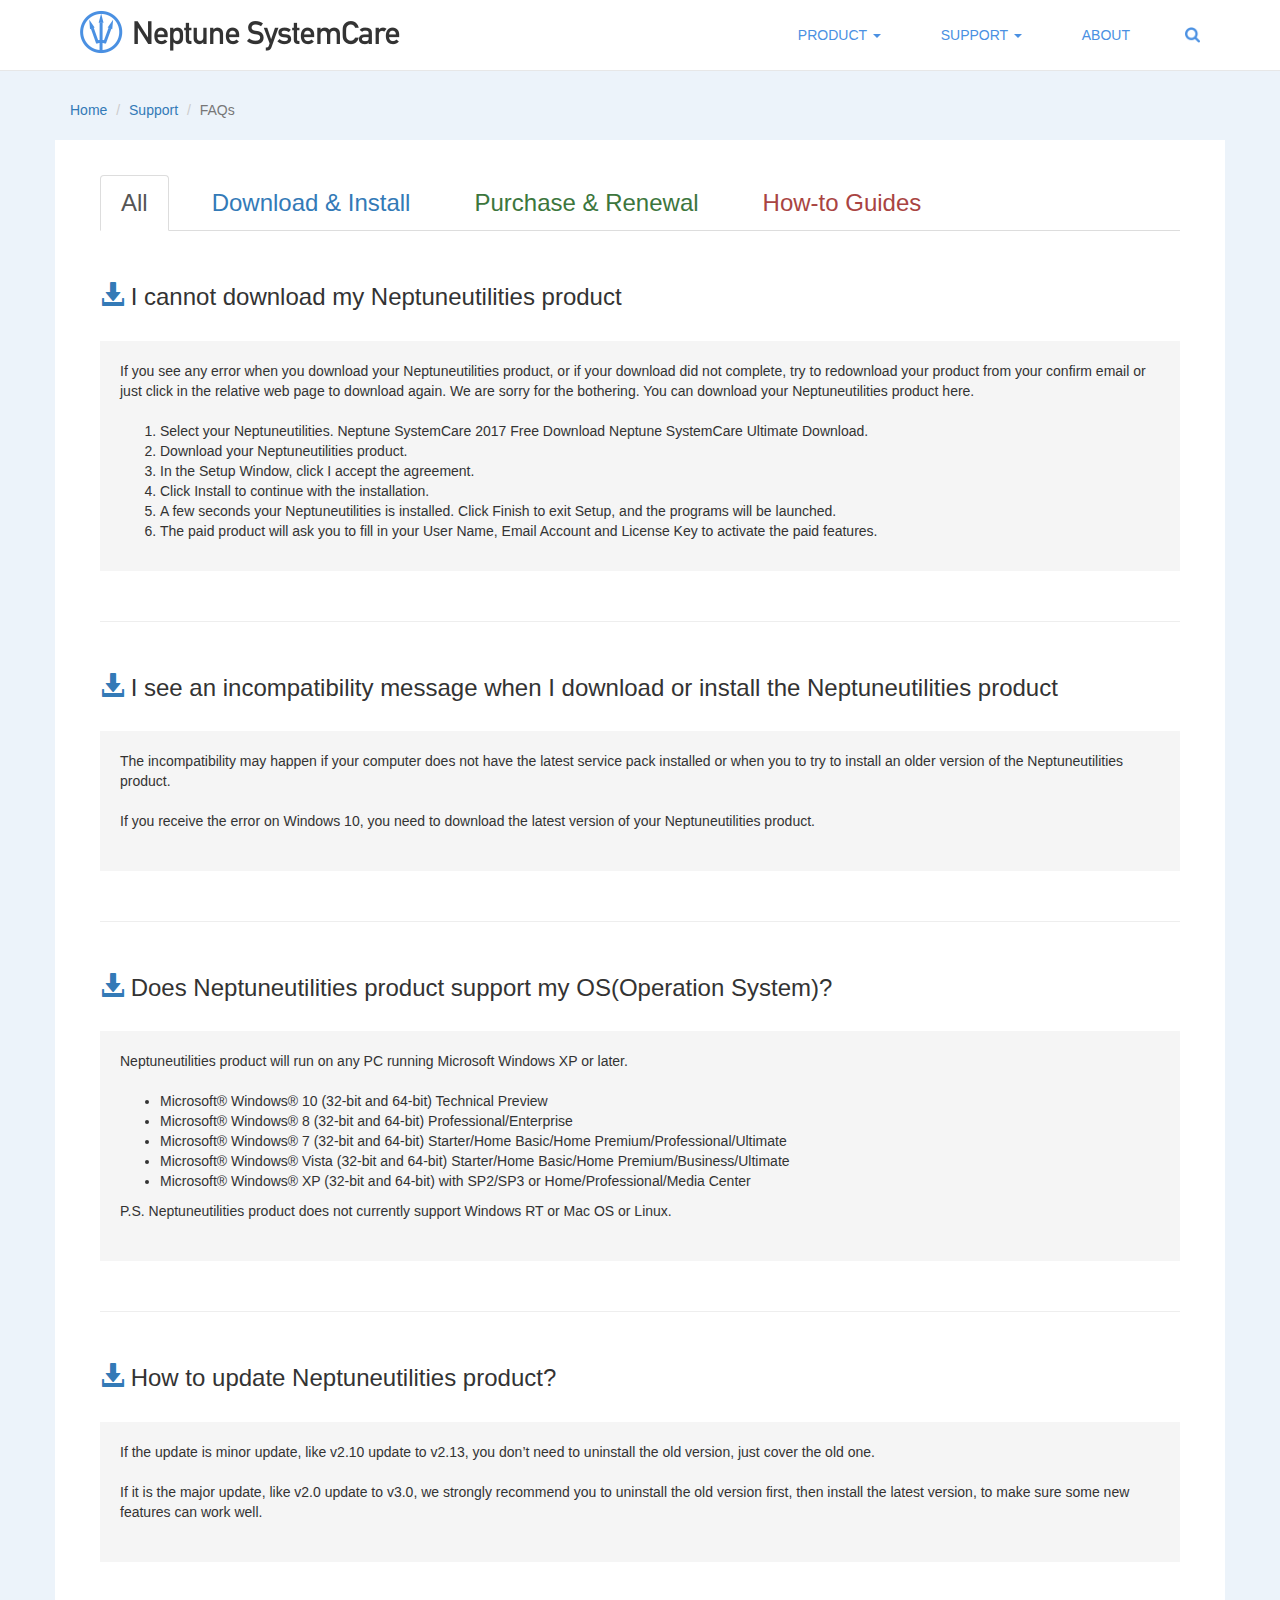
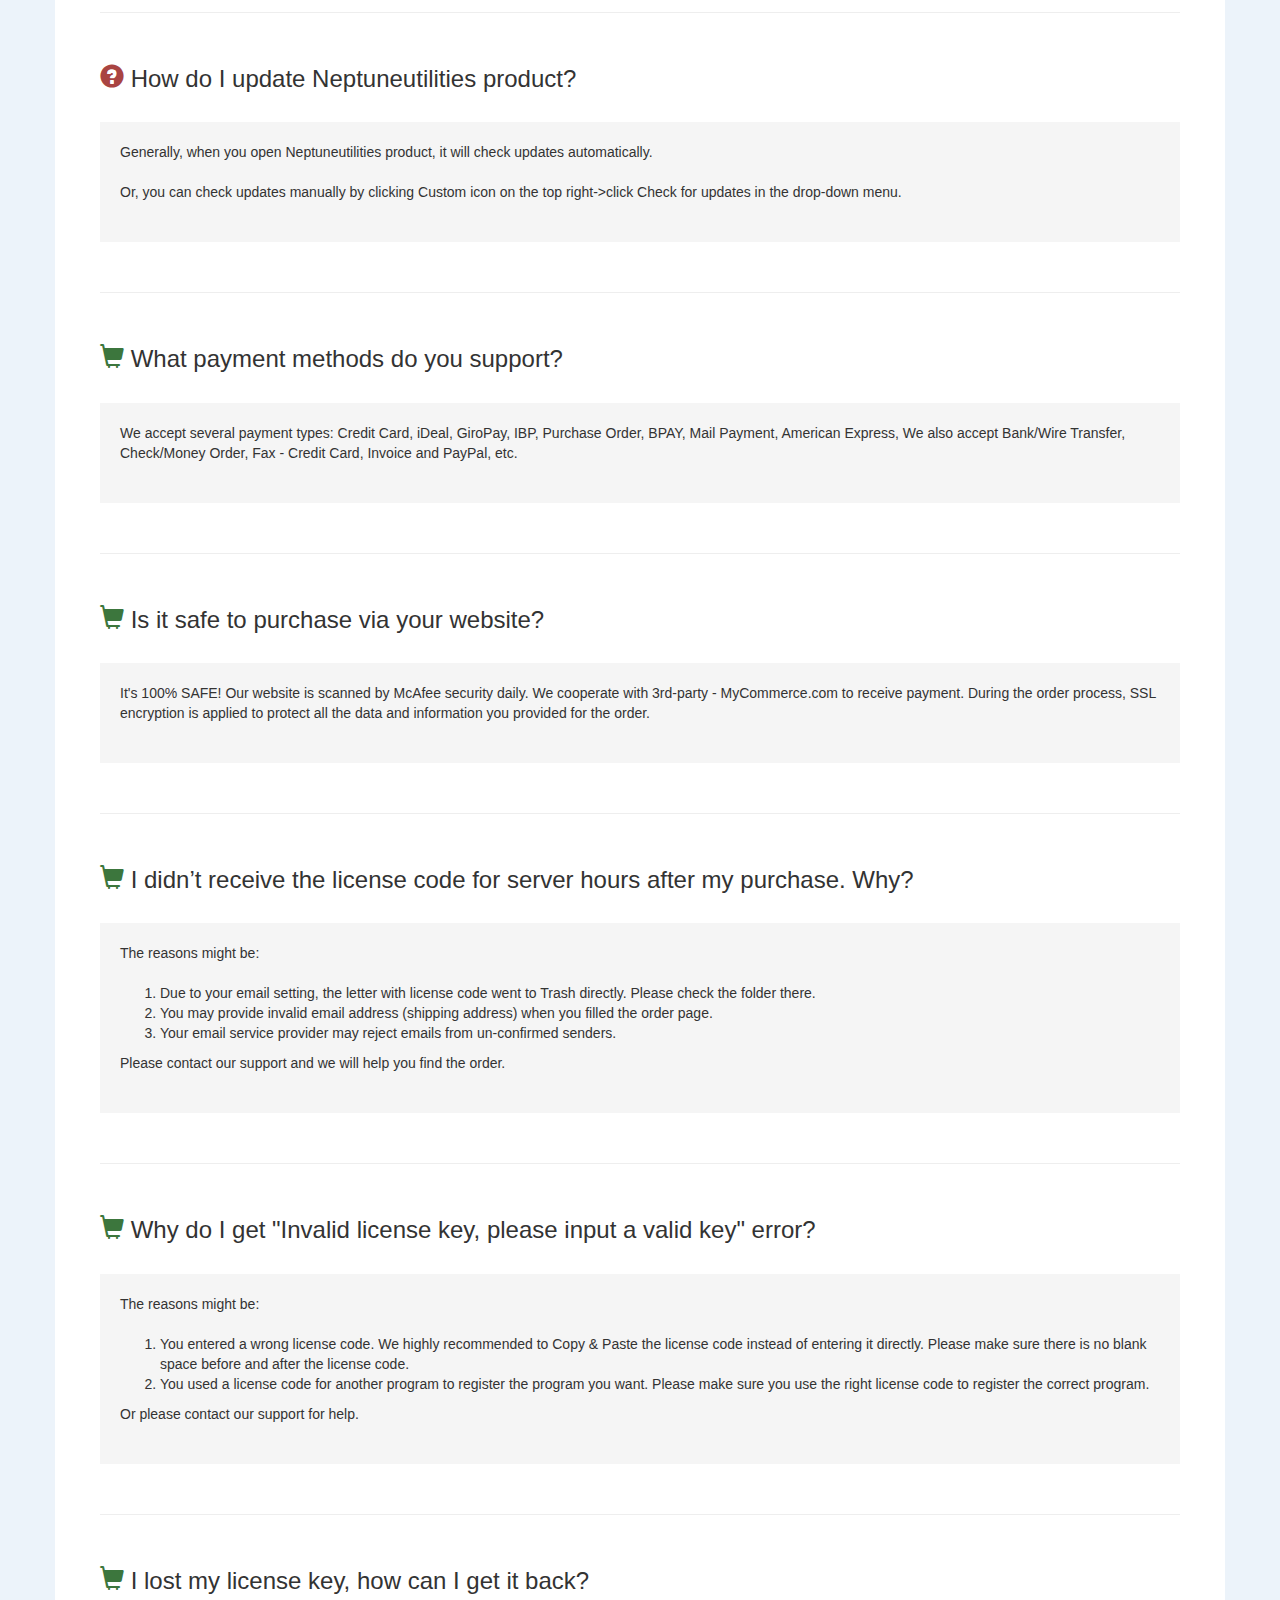
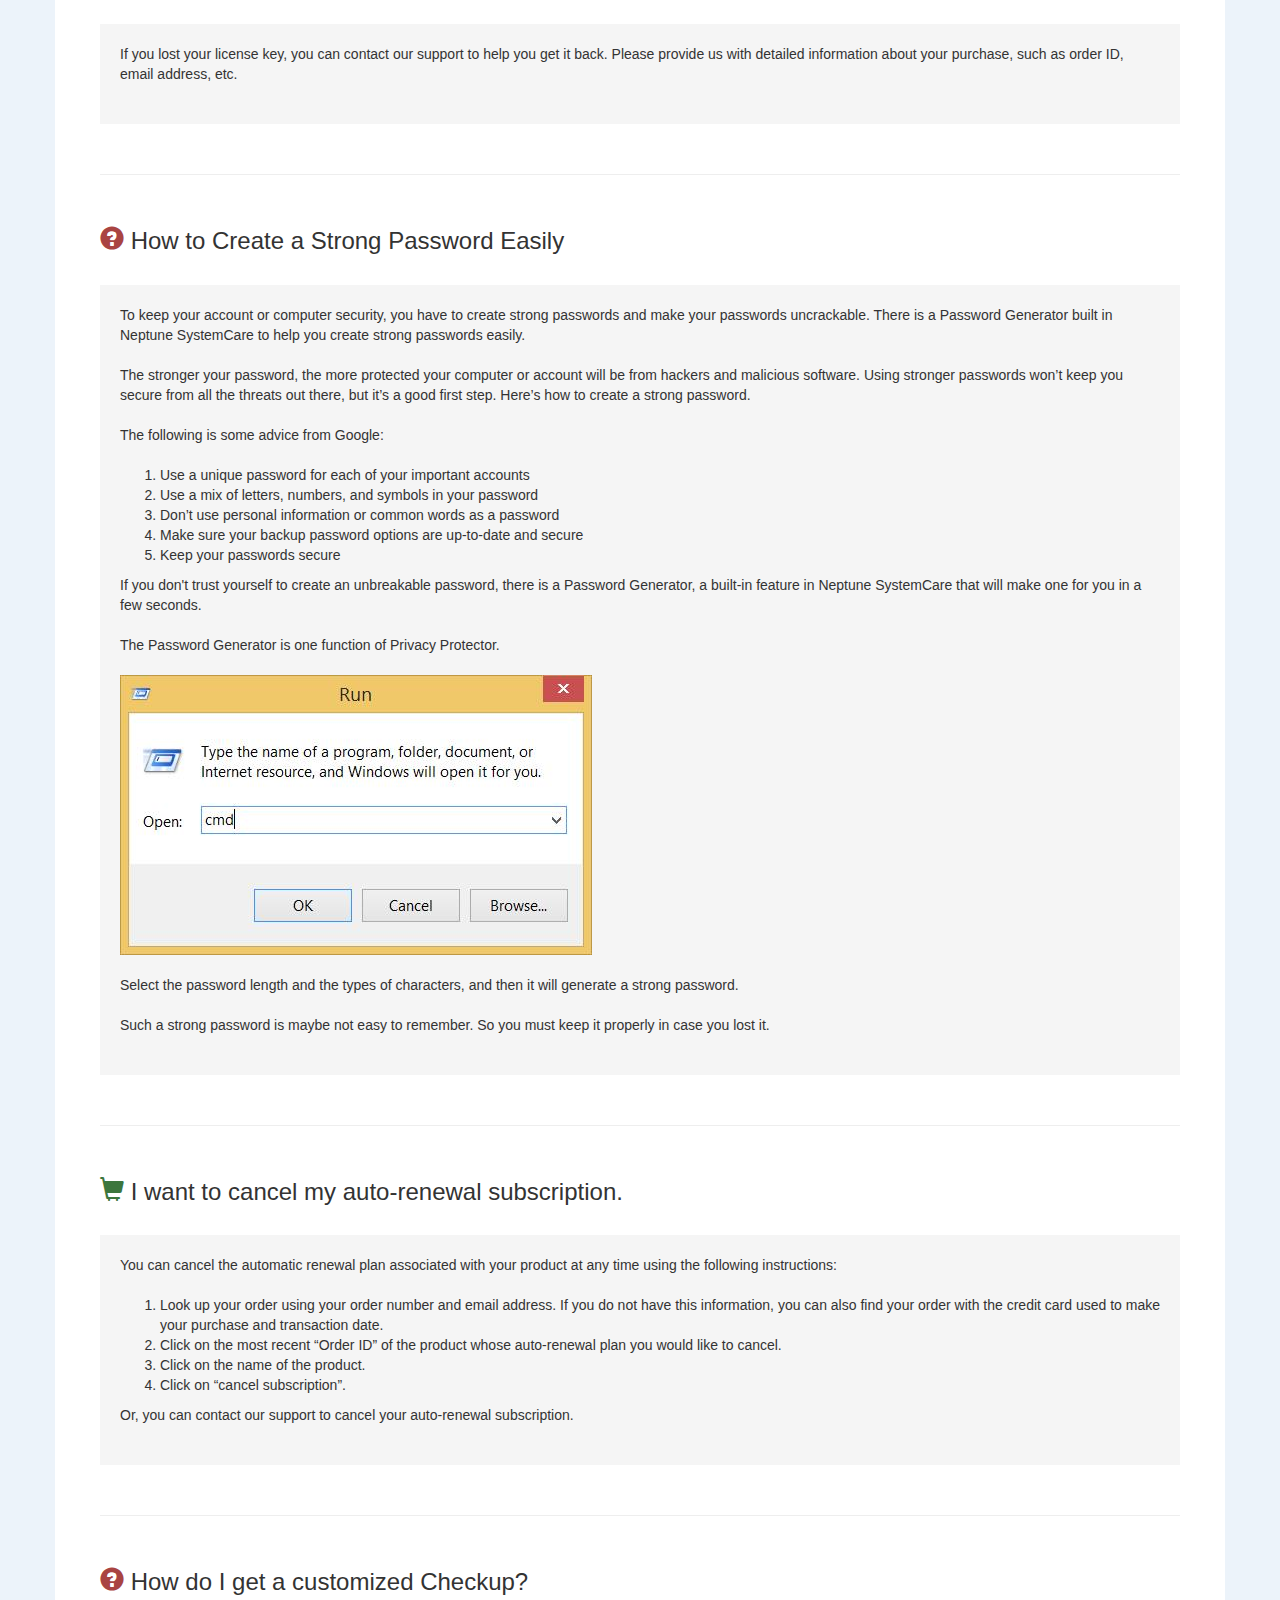
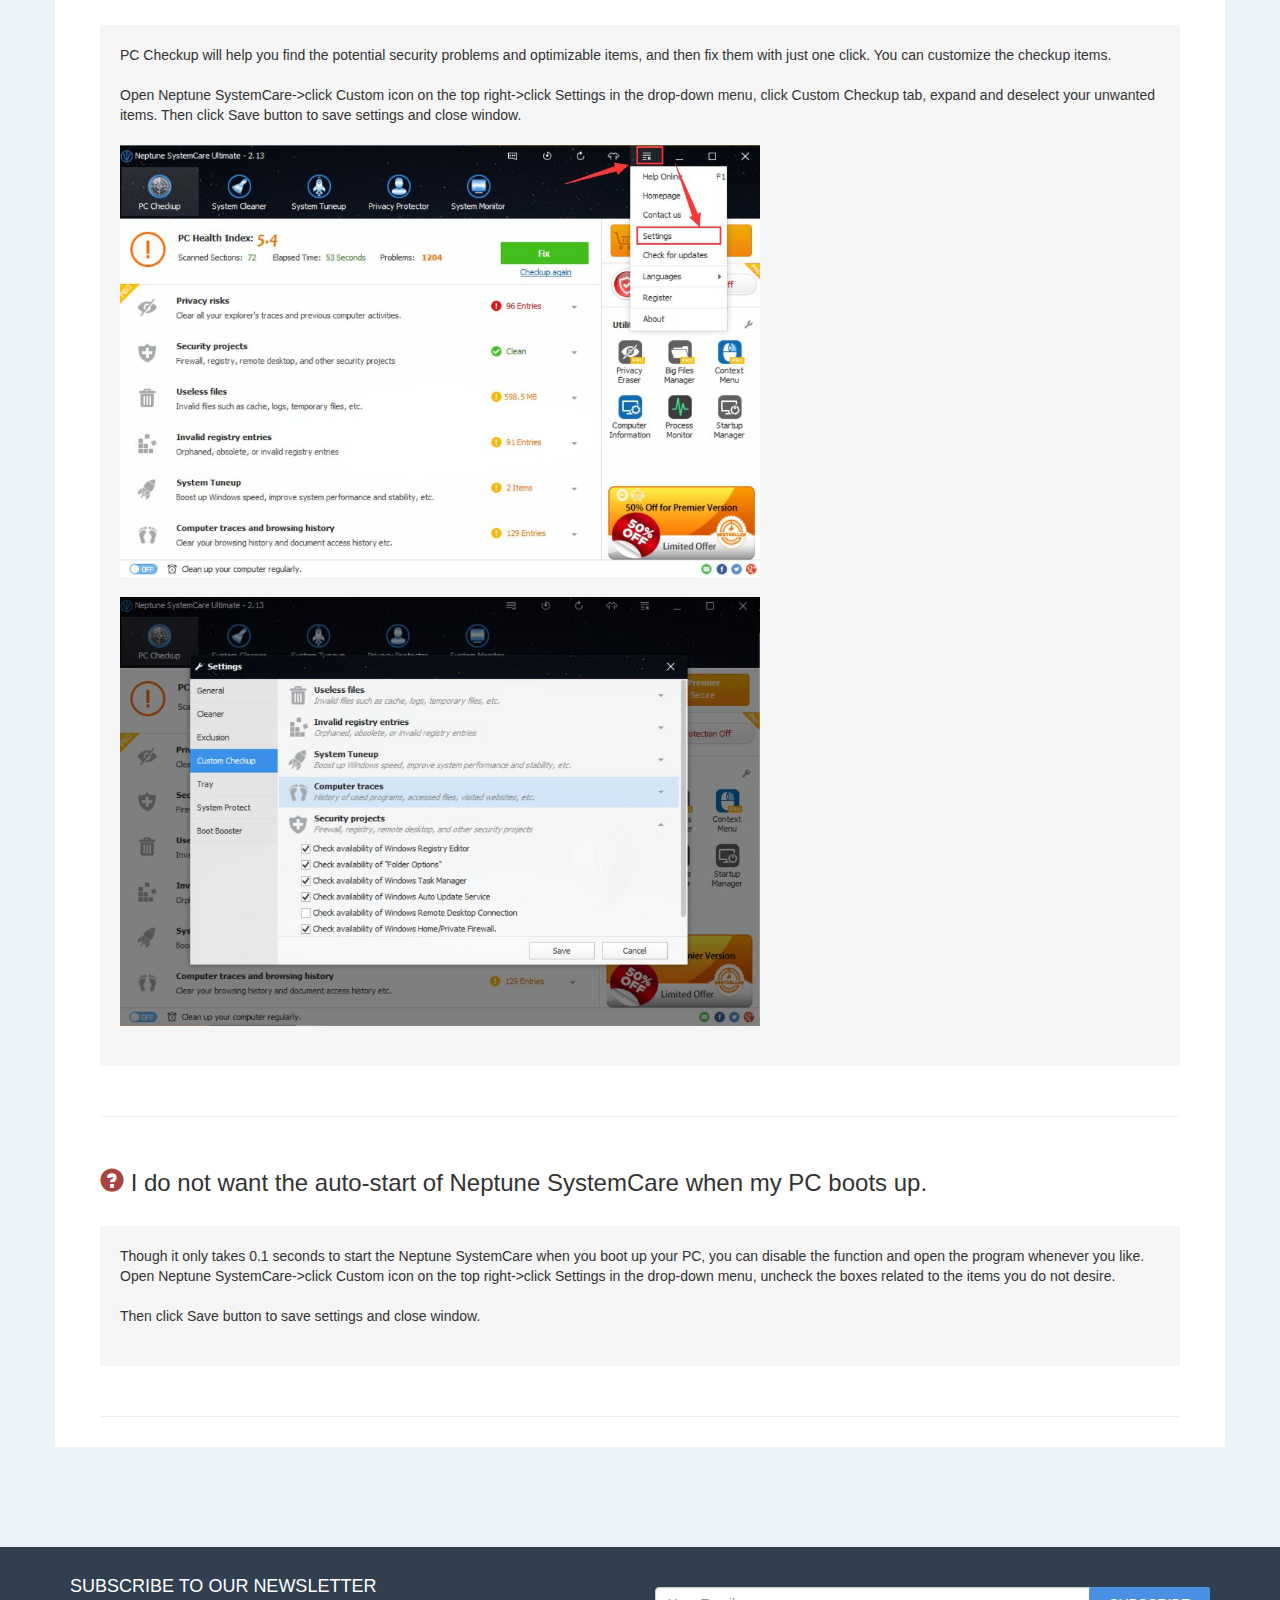
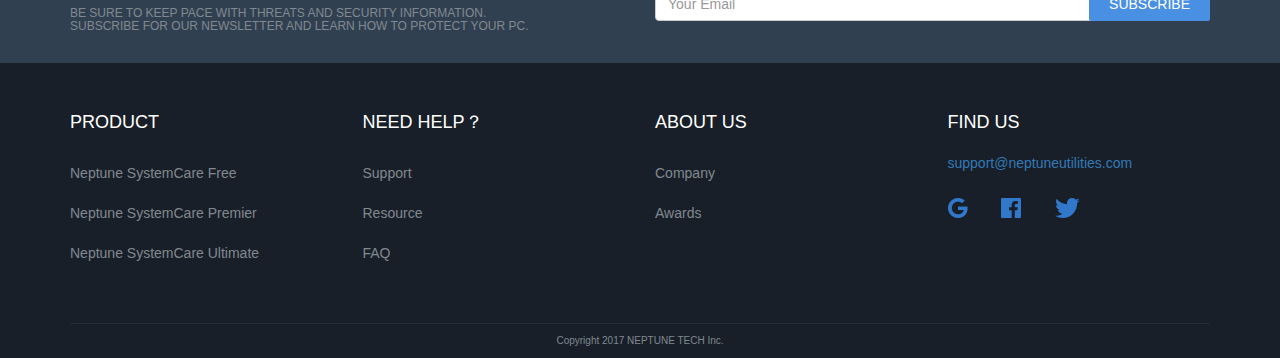
<file: faqs.html>
<!DOCTYPE html>
<html lang="en">

<head>
    <meta charset="utf-8">
    <meta http-equiv="X-UA-Compatible" content="IE=edge">

    <meta name="author" content="LIUYIMING">
    <meta name="description" content="Neptune Utilities - Free download - Speed up PC, Scan and clean registry, remove junk files and malware, fix and optimize computer performance.">
    <meta name="title" content="Neptune Utilities - Free PC optimization, clean and secure tool.">
    <title>Neptune Utilities - Free PC optimization, clean and secure tool</title>

    <!-- Bootstrap Core CSS -->
    <link href="css/bootstrap.min.css" rel="stylesheet">

    <!-- Custom CSS -->

    <link href="css/main.css" rel="stylesheet">

    <!--[if lt IE 9]>
        <script src="https://oss.maxcdn.com/libs/html5shiv/3.7.0/html5shiv.js"></script>
        <script src="https://oss.maxcdn.com/libs/respond.js/1.4.2/respond.min.js"></script>
    <![endif]-->

    <style type="text/css">
        .faqs dt {
            padding-bottom: 20px;
        }
        
        .faqs dd {
            padding: 20px;
            background-color: #f5f5f5;
        }
    </style>
</head>

<!-- Body -->

<body>

    <!-- Navigation -->

    <nav class="navbar navbar-default navbar-fixed-top" role="navigation">
        <div class="container-fluid">
            <!-- Brand and toggle get grouped for better mobile display -->
            <div class="navbar-header">

                <a class="navbar-brand" href="index.html"> <img class="img-responsive" src="img/logo_neptune.png" alt="Neptune SystemCare" title="Neptune SystemCare"> </a>

            </div>

            <!-- Collect the nav links, forms, and other content for toggling -->
            <div class="collapse navbar-collapse" id="bs-example-navbar-collapse-1">
                <ul class="nav navbar-nav navbar-right">
                    <li class="dropdown"> <a class="dropdown-toggle" data-hover="dropdown" role="button" aria-haspopup="true" aria-expanded="false">PRODUCT <span class="caret"></span></a>
                        <ul class="dropdown-menu">
                            <li><a href="system-care-ultimate.html">Neptune SystemCare Ultimate</a></li>
                            <li role="separator" class="divider"></li>
                            <li><a href="system-care-2017.html">Neptune SystemCare 2017</a></li>
                        </ul>
                    </li>
                    <li class="dropdown"> <a class="dropdown-toggle" data-hover="dropdown" role="button" aria-haspopup="true" aria-expanded="false">SUPPORT <span class="caret"></span></a>
                        <ul class="dropdown-menu">
                            <li><a href="support.html">Support Center</a></li>
                            <li role="separator" class="divider"></li>
                            <li><a href="contact.html">Contact Us</a></li>
                            <li role="separator" class="divider"></li>
                            <li><a href="resource.html">Resources</a></li>
                            <li role="separator" class="divider"></li>
                            <li><a href="faqs.html">FAQs</a></li>
                        </ul>
                    </li>
                    <li><a href="about.html">ABOUT</a></li>
                    <li id="search">
                        <form autocomplete="on">
                            <input id="search-input" name="search" type="text" placeholder="What are you looking for?"><input id="search-submit" value="Search" type="submit" class="glyphicon glyphicon-search">
                        </form>
                    </li>
                </ul>
            </div>
            <!-- /.navbar-collapse -->
        </div>
        <!-- /.container-fluid -->
    </nav>
    <!-- recource list -->

    <section class="article">
        <div class="container">
            <ol class="breadcrumb">
                <li><a href="#">Home</a></li>
                <li><a href="#">Support</a></li>
                <li class="active">FAQs</li>
            </ol>
            <div class="row bg-white">
                <div class="col-xs-12">
                    <ul class="nav nav-tabs">
                        <li role="presentation" class="active"><a href="#">All</a></li>
                        <li role="presentation"><a href="#" class="text-primary">Download &amp; Install</a></li>
                        <li role="presentation"><a href="#" class="text-success">Purchase &amp; Renewal</a></li>
                        <li role="presentation"><a href="#" class="text-danger">How-to Guides</a></li>
                    </ul>
                    <div class="article-group">
                        <div class="article-list">
                            <dl class="faqs faqs-download">
                                <dt>
                                <h3><span class="glyphicon glyphicon-download-alt text-primary"></span> I cannot download my Neptuneutilities product</h3>
                                </dt>
                                <dd>
                                    <p>If you see any error when you download your Neptuneutilities product, or if your download did not complete, try to redownload your product from your confirm email or just click in the relative web page to download again. We are sorry for the bothering. You can download your Neptuneutilities product here. </p>
                                    <ol>
                                        <li>Select your Neptuneutilities. Neptune SystemCare 2017 Free Download Neptune SystemCare Ultimate Download.</li>
                                        <li>Download your Neptuneutilities product. </li>
                                        <li>In the Setup Window, click I accept the agreement.</li>
                                        <li>Click Install to continue with the installation. </li>
                                        <li>A few seconds your Neptuneutilities is installed. Click Finish to exit Setup, and the programs will be launched. </li>
                                        <li>The paid product will ask you to fill in your User Name, Email Account and License Key to activate the paid features.</li>
                                    </ol>
                                </dd>
                            </dl>
                        </div>
                        <div class="article-list">
                            <dl class="faqs faqs-download">
                                <dt>
                                <h3><span class="glyphicon glyphicon-download-alt text-primary"></span> I see an incompatibility message when I download or install the Neptuneutilities product</h3>
                                </dt>
                                <dd>
                                    <p>The incompatibility may happen if your computer does not have the latest service pack installed or when you to try to install an older version of the Neptuneutilities product.</p>
                                    <p>If you receive the error on Windows 10, you need to download the latest version of your Neptuneutilities product.</p>
                                </dd>
                            </dl>
                        </div>
                        <div class="article-list">
                            <dl class="faqs faqs-download">
                                <dt>
                                <h3><span class="glyphicon glyphicon-download-alt text-primary"></span> Does Neptuneutilities product support my OS(Operation System)?</h3>
                                </dt>
                                <dd>
                                    <p>Neptuneutilities product will run on any PC running Microsoft Windows XP or later.</p>
                                    <ul>
                                        <li>Microsoft® Windows® 10 (32-bit and 64-bit) Technical Preview </li>
                                        <li>Microsoft® Windows® 8 (32-bit and 64-bit) Professional/Enterprise </li>
                                        <li>Microsoft® Windows® 7 (32-bit and 64-bit) Starter/Home Basic/Home Premium/Professional/Ultimate </li>
                                        <li>Microsoft® Windows® Vista (32-bit and 64-bit) Starter/Home Basic/Home Premium/Business/Ultimate</li>
                                        <li>Microsoft® Windows® XP (32-bit and 64-bit) with SP2/SP3 or Home/Professional/Media Center</li>
                                    </ul>

                                    <p>P.S. Neptuneutilities product does not currently support Windows RT or Mac OS or Linux.</p>
                                </dd>
                            </dl>
                        </div>
                        <div class="article-list">
                            <dl class="faqs faqs-download">
                                <dt>
                                <h3><span class="glyphicon glyphicon-download-alt text-primary"></span> How to update Neptuneutilities product?</h3>
                                </dt>
                                <dd>
                                    <p>If the update is minor update, like v2.10 update to v2.13, you don’t need to uninstall the old version, just cover the old one. </p>
                                    <p>If it is the major update, like v2.0 update to v3.0, we strongly recommend you to uninstall the old version first, then install the latest version, to make sure some new features can work well.</p>

                                </dd>
                            </dl>
                        </div>

                        <div class="article-list">
                            <dl class="faqs faqs-download">
                                <dt>
                                <h3><span class="glyphicon glyphicon-question-sign text-danger"></span> How do I update Neptuneutilities product?</h3>
                                </dt>
                                <dd>
                                    <p>Generally, when you open Neptuneutilities product, it will check updates automatically. </p>
                                    <p>Or, you can check updates manually by clicking Custom icon on the top right->click Check for updates in the drop-down menu.</p>
                                </dd>
                            </dl>
                        </div>

                        <div class="article-list">
                            <dl class="faqs faqs-purchase">
                                <dt>
                                <h3><span class="glyphicon glyphicon-shopping-cart text-success"></span> What payment methods do you support?</h3>
                                </dt>
                                <dd>
                                    <p>We accept several payment types: Credit Card, iDeal, GiroPay, IBP, Purchase Order, BPAY, Mail Payment, American Express, We also accept Bank/Wire Transfer, Check/Money Order, Fax - Credit Card, Invoice and PayPal, etc.</p>


                                </dd>
                            </dl>
                        </div>

                        <div class="article-list">
                            <dl class="faqs faqs-purchase">
                                <dt>
                                <h3><span class="glyphicon glyphicon-shopping-cart text-success"></span> Is it safe to purchase via your website?</h3>
                                </dt>
                                <dd>
                                    <p>It's 100% SAFE! Our website is scanned by McAfee security daily. We cooperate with 3rd-party - MyCommerce.com to receive payment. During the order process, SSL encryption is applied to protect all the data and information you provided for the order.</p>
                                </dd>
                            </dl>
                        </div>

                        <div class="article-list">
                            <dl class="faqs faqs-purchase">
                                <dt>
                                <h3><span class="glyphicon glyphicon-shopping-cart text-success"></span> I didn’t receive the license code for server hours after my purchase. Why?</h3>
                                </dt>
                                <dd>
                                    <p>The reasons might be:</p>
                                    <ol>
                                        <li>Due to your email setting, the letter with license code went to Trash directly. Please check the folder there.</li>
                                        <li>You may provide invalid email address (shipping address) when you filled the order page.</li>
                                        <li>Your email service provider may reject emails from un-confirmed senders.</li>
                                    </ol>
                                    <p>Please contact our support and we will help you find the order.</p>
                                </dd>
                            </dl>
                        </div>

                        <div class="article-list">
                            <dl class="faqs faqs-purchase">
                                <dt>
                                <h3><span class="glyphicon glyphicon-shopping-cart text-success"></span> Why do I get "Invalid license key, please input a valid key" error?</h3>
                                </dt>
                                <dd>
                                    <p>The reasons might be:</p>
                                    <ol>
                                        <li>You entered a wrong license code. We highly recommended to Copy &amp; Paste the license code instead of entering it directly. Please make sure there is no blank space before and after the license code.</li>
                                        <li>You used a license code for another program to register the program you want. Please make sure you use the right license code to register the correct program.</li>
                                    </ol>

                                    <p>Or please contact our support for help.</p>
                                </dd>
                            </dl>
                        </div>

                        <div class="article-list">
                            <dl class="faqs faqs-purchase">
                                <dt>
                                <h3><span class="glyphicon glyphicon-shopping-cart text-success"></span> I lost my license key, how can I get it back?</h3>
                                </dt>
                                <dd>
                                    <p>If you lost your license key, you can contact our support to help you get it back. Please provide us with detailed information about your purchase, such as order ID, email address, etc.</p>
                                </dd>
                            </dl>
                        </div>

                        <div class="article-list">
                            <dl class="faqs faqs-howto">
                                <dt>
                                <h3><span class="glyphicon glyphicon-question-sign text-danger"></span> How to Create a Strong Password Easily</h3>
                                </dt>
                                <dd>
                                    <p>To keep your account or computer security, you have to create strong passwords and make your passwords uncrackable. There is a Password Generator built in Neptune SystemCare to help you create strong passwords easily.</p>
                                    <p>The stronger your password, the more protected your computer or account will be from hackers and malicious software. Using stronger passwords won’t keep you secure from all the threats out there, but it’s a good first step. Here’s how to create a strong password.</p>
                                    <p>The following is some advice from Google:</p>
                                    <ol>
                                        <li>Use a unique password for each of your important accounts</li>
                                        <li>Use a mix of letters, numbers, and symbols in your password</li>
                                        <li>Don’t use personal information or common words as a password</li>
                                        <li>Make sure your backup password options are up-to-date and secure</li>
                                        <li>Keep your passwords secure</li>
                                    </ol>
                                    <p>If you don't trust yourself to create an unbreakable password, there is a Password Generator, a built-in feature in Neptune SystemCare that will make one for you in a few seconds.</p>
                                    <p>The Password Generator is one function of Privacy Protector.</p>
                                    <p><img src="img/faqs/faqs_1.jpg"></p>
                                    <p>Select the password length and the types of characters, and then it will generate a strong password.</p>
                                    <p>Such a strong password is maybe not easy to remember. So you must keep it properly in case you lost it.</p>
                                </dd>
                            </dl>
                        </div>
                        <div class="article-list">
                            <dl class="faqs faqs-purchase">
                                <dt>
                                <h3><span class="glyphicon glyphicon-shopping-cart text-success"></span> I want to cancel my auto-renewal subscription.</h3>
                                </dt>
                                <dd>
                                    <p>You can cancel the automatic renewal plan associated with your product at any time using the following instructions:</p>
                                    <ol>
                                        <li>Look up your order using your order number and email address. If you do not have this information, you can also find your order with the credit card used to make your purchase and transaction date.</li>
                                        <li>Click on the most recent “Order ID” of the product whose auto-renewal plan you would like to cancel.</li>
                                        <li>Click on the name of the product.</li>
                                        <li>Click on “cancel subscription”.</li>
                                    </ol>
                                    <p>Or, you can contact our support to cancel your auto-renewal subscription.</p>
                                </dd>
                            </dl>
                        </div>
                        <div class="article-list">
                            <dl class="faqs faqs-howto">
                                <dt>
                                <h3><span class="glyphicon glyphicon-question-sign text-danger"></span> How do I get a customized Checkup?</h3>
                                </dt>
                                <dd>
                                    <p>PC Checkup will help you find the potential security problems and optimizable items, and then fix them with just one click. You can customize the checkup items.</p>
                                    <p>Open Neptune SystemCare->click Custom icon on the top right->click Settings in the drop-down menu, click Custom Checkup tab, expand and deselect your unwanted items. Then click Save button to save settings and close window.</p>
                                    <p><img src="img/faqs/faqs_2.jpg" width="640"></p>
                                    <p><img src="img/faqs/faqs_3.jpg" width="640"></p>
                                </dd>
                            </dl>
                        </div>
                        <div class="article-list">
                            <dl class="faqs faqs-howto">
                                <dt>
                                <h3><span class="glyphicon glyphicon-question-sign text-danger"></span> I do not want the auto-start of Neptune SystemCare when my PC boots up.</h3>
                                </dt>
                                <dd>
                                    <p>Though it only takes 0.1 seconds to start the Neptune SystemCare when you boot up your PC, you can disable the function and open the program whenever you like. Open Neptune SystemCare->click Custom icon on the top right->click Settings in the drop-down menu, uncheck the boxes related to the items you do not desire. </p>
                                    <p>Then click Save button to save settings and close window.</p>
                                </dd>
                            </dl>
                        </div>
                    </div>

                </div>
            </div>
        </div>

    </section>
    <!-- subscribe -->
    <section class="subscribe">
        <div class="container">
            <div class="row">
                <div class="col-xs-6">
                    <h4>SUBSCRIBE TO OUR NEWSLETTER</h4>
                    <h6>BE SURE TO KEEP PACE WITH THREATS AND SECURITY INFORMATION. <br> SUBSCRIBE FOR OUR NEWSLETTER AND LEARN HOW TO PROTECT YOUR PC.</h6>
                </div>
                <div class="col-xs-6">
                    <form class="form-inline">
                        <input type="email" class="form-control" id="" placeholder="Your Email">
                        <button type="submit" class="btn btn-info">SUBSCRIBE</button>
                    </form>
                </div>
            </div>
        </div>
    </section>
    <!-- footer -->
    <footer>
        <div class="container">
            <div class="row">
                <div class="col-xs-3">
                    <h4>PRODUCT</h4>
                    <ul class="list-unstyled">
                        <li> <a href="#">Neptune SystemCare Free</a> </li>
                        <li> <a href="#">Neptune SystemCare Premier</a> </li>
                        <li> <a href="#">Neptune SystemCare Ultimate</a> </li>
                    </ul>
                </div>
                <div class="col-xs-3">
                    <h4>NEED HELP？</h4>
                    <ul class="list-unstyled">
                        <li> <a href="#">Support</a> </li>
                        <li> <a href="#">Resource</a> </li>
                        <li> <a href="#">FAQ</a> </li>
                    </ul>
                </div>
                <div class="col-xs-3">
                    <h4>ABOUT US</h4>
                    <ul class="list-unstyled">
                        <li> <a href="#">Company</a> </li>
                        <li> <a href="#">Awards</a> </li>
                    </ul>
                </div>
                <div class="col-xs-3">
                    <h4>FIND US</h4>
                    <p><a>support@neptuneutilities.com</a></p>
                    <ul class="list-inline">
                        <li>
                            <a href="#"><img src="img/icon_google.png"></a>
                        </li>
                        <li>
                            <a href="#"><img src="img/icon_facebook.png"></a>
                        </li>
                        <li>
                            <a href="#"><img src="img/icon_twitter.png"></a>
                        </li>
                    </ul>
                </div>
            </div>
            <div class="row">
                <div class="col-xs-12">
                    <p class="text-center">Copyright 2017 NEPTUNE TECH Inc. </p>
                </div>
            </div>
        </div>
    </footer>

    <!-- jQuery -->
    <script src="js/jquery.js"></script>

    <!-- Bootstrap Core JavaScript -->
    <script src="js/bootstrap.min.js"></script>

    <!-- Scrolling Nav JavaScript -->
    <script src="js/jquery.easing.min.js"></script>
    <script src="js/custom.js"></script>
</body>

</html>
</file>
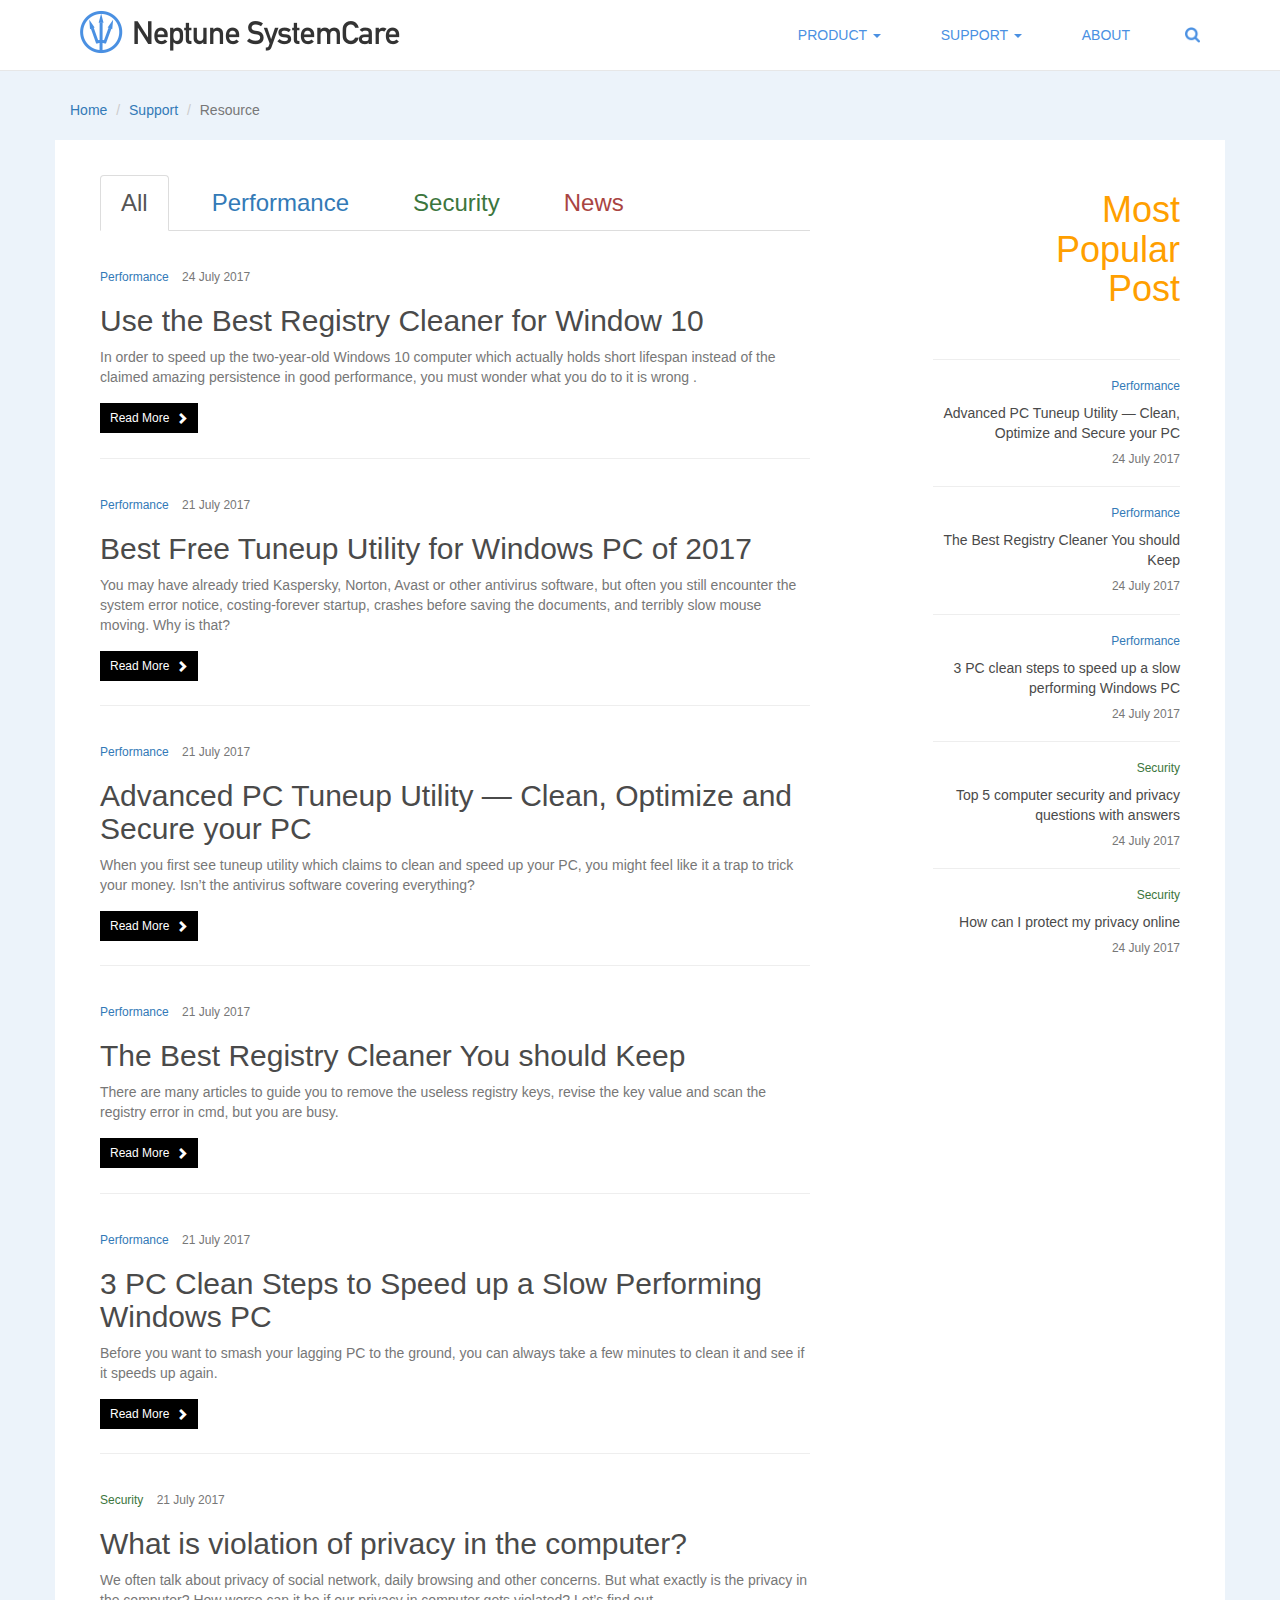
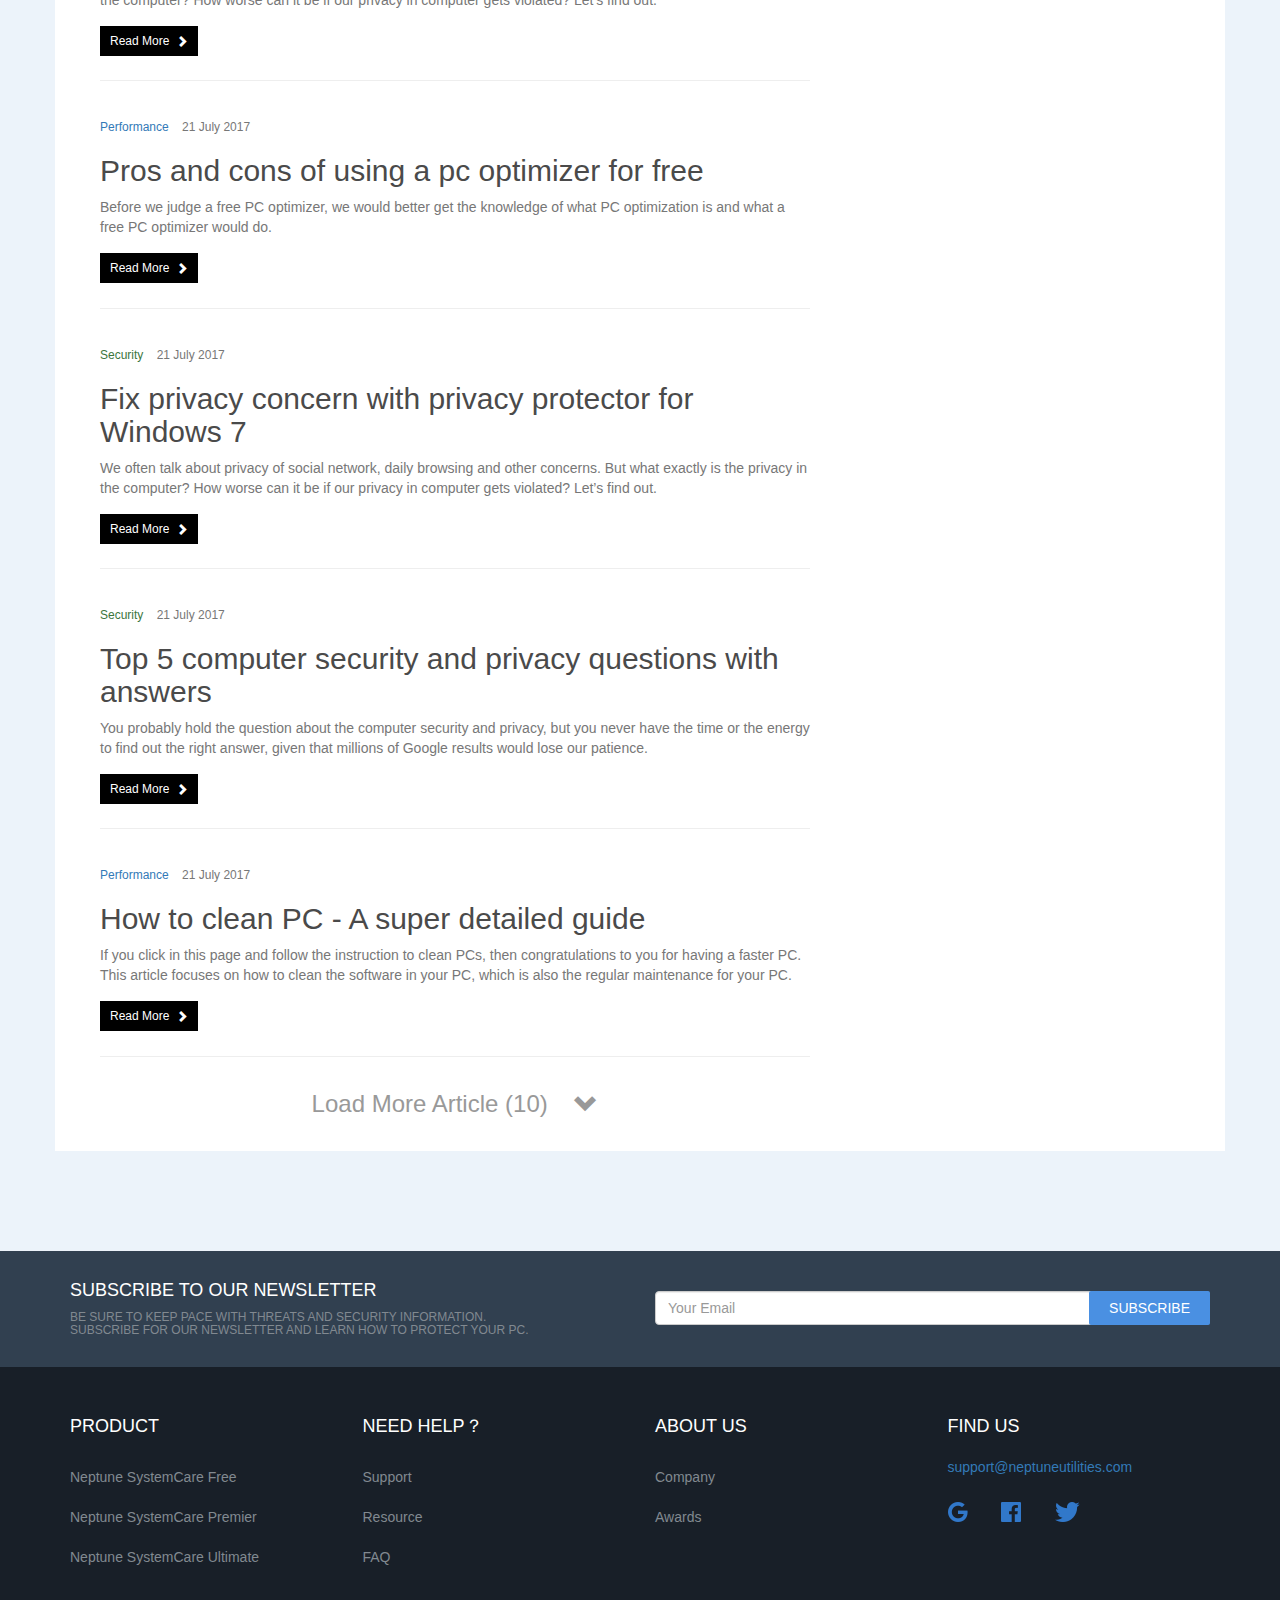
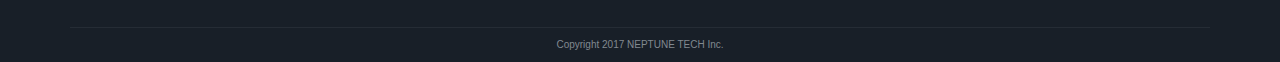
<file: resource.html>
<!DOCTYPE html>
<html lang="en">

<head>
    <meta charset="utf-8">
    <meta http-equiv="X-UA-Compatible" content="IE=edge">
    
    <meta name="author" content="LIUYIMING">
    <meta name="description" content="Neptune Utilities - Free download - Speed up PC, Scan and clean registry, remove junk files and malware, fix and optimize computer performance.">
    <meta name="title" content="Neptune Utilities - Free PC optimization, clean and secure tool.">
    <title>Neptune Utilities - Free PC optimization, clean and secure tool</title>

    <!-- Bootstrap Core CSS -->
    <link href="css/bootstrap.min.css" rel="stylesheet">

    <!-- Custom CSS -->

    <link href="css/main.css" rel="stylesheet">

    <!--[if lt IE 9]>
        <script src="https://oss.maxcdn.com/libs/html5shiv/3.7.0/html5shiv.js"></script>
        <script src="https://oss.maxcdn.com/libs/respond.js/1.4.2/respond.min.js"></script>
    <![endif]-->

</head>

<!-- Body -->

<body>

    <!-- Navigation -->

    <nav class="navbar navbar-default navbar-fixed-top" role="navigation">
        <div class="container-fluid">
            <!-- Brand and toggle get grouped for better mobile display -->
            <div class="navbar-header">
                
                <a class="navbar-brand" href="index.html"> <img class="img-responsive" src="img/logo_neptune.png" alt="Neptune SystemCare" title="Neptune SystemCare"> </a>
                
            </div>

            <!-- Collect the nav links, forms, and other content for toggling -->
            <div class="collapse navbar-collapse" id="bs-example-navbar-collapse-1">
                <ul class="nav navbar-nav navbar-right">
                    <li class="dropdown"> <a class="dropdown-toggle" data-hover="dropdown" role="button" aria-haspopup="true" aria-expanded="false">PRODUCT <span class="caret"></span></a>
                        <ul class="dropdown-menu">
                            <li><a href="system-care-ultimate.html">Neptune SystemCare Ultimate</a></li>
                            <li role="separator" class="divider"></li>
                            <li><a href="system-care-2017.html">Neptune SystemCare 2017</a></li>
                        </ul>
                    </li>
                    <li class="dropdown"> <a class="dropdown-toggle" data-hover="dropdown" role="button" aria-haspopup="true" aria-expanded="false">SUPPORT <span class="caret"></span></a>
                        <ul class="dropdown-menu">
                            <li><a href="support.html">Support Center</a></li>
                            <li role="separator" class="divider"></li>
                            <li><a href="contact.html">Contact Us</a></li>
                            <li role="separator" class="divider"></li>
                            <li><a href="resource.html">Resources</a></li>
                        </ul>
                    </li>
                    <li><a href="about.html">ABOUT</a></li>
                   <li id="search">
                        <form autocomplete="on">
                            <input id="search-input" name="search" type="text" placeholder="What are you looking for?"><input id="search-submit" value="Search" type="submit" class="glyphicon glyphicon-search">
                        </form>
                    </li>
                </ul>
            </div>
            <!-- /.navbar-collapse -->
        </div>
        <!-- /.container-fluid -->
    </nav>
    <!-- recource list -->

    <section class="article">
        <div class="container">
            <ol class="breadcrumb">
                <li><a href="#">Home</a></li>
                <li><a href="#">Support</a></li>
                <li class="active">Resource</li>
            </ol>
            <div class="row bg-white">
                <div class="col-xs-8">
                    <ul class="nav nav-tabs">
                        <li role="presentation" class="active"><a href="#">All</a></li>
                        <li role="presentation"><a href="#" class="text-primary">Performance</a></li>
                        <li role="presentation"><a href="#" class="text-success">Security</a></li>
                        <li role="presentation"><a href="#" class="text-danger">News</a></li>
                    </ul>
                    <div class="article-group">
                        <div class="article-list">
                            <h6 class="text-primary"> Performance <span class="text-muted"> 24 July 2017</span></h6>
                            <h2><a href="article-style.html">Use the Best Registry Cleaner for Window 10 </a></h2>
                            <p class="text-muted">In order to speed up the two-year-old Windows 10 computer which actually holds short lifespan instead of the claimed amazing persistence in good performance, you must wonder what you do to it is wrong .</p>
                            <a class="btn-black">Read More &nbsp;<span class="glyphicon glyphicon-chevron-right"></span></a>

                        </div>
                         <div class="article-list">
                            <h6 class="text-primary"> Performance <span class="text-muted"> 21 July 2017</span></h6>
                            <h2><a href="article-style.html">Best Free Tuneup Utility for Windows PC of 2017</a></h2>
                            <p class="text-muted">You may have already tried Kaspersky, Norton, Avast or other antivirus software, but often you still encounter the system error notice, costing-forever startup, crashes before saving the documents, and terribly slow mouse moving. Why is that?</p>
                            <a class="btn-black">Read More &nbsp;<span class="glyphicon glyphicon-chevron-right"></span></a>

                        </div>
                         <div class="article-list">
                            <h6 class="text-primary"> Performance <span class="text-muted"> 21 July 2017</span></h6>
                            <h2><a href="article-style.html">Advanced PC Tuneup Utility — Clean, Optimize and Secure your PC</a></h2>
                            <p class="text-muted">When you first see tuneup utility which claims to clean and speed up your PC, you might feel like it a trap to trick your money. Isn’t the antivirus software covering everything?</p>
                            <a class="btn-black">Read More &nbsp;<span class="glyphicon glyphicon-chevron-right"></span></a>

                        </div>
                         <div class="article-list">
                            <h6 class="text-primary"> Performance <span class="text-muted"> 21 July 2017</span></h6>
                            <h2><a href="article-style.html">The Best Registry Cleaner You should Keep</a></h2>
                            <p class="text-muted">There are many articles to guide you to remove the useless registry keys, revise the key value and scan the registry error in cmd, but you are busy.</p>
                            <a class="btn-black">Read More &nbsp;<span class="glyphicon glyphicon-chevron-right"></span></a>

                        </div>
                         <div class="article-list">
                            <h6 class="text-primary"> Performance <span class="text-muted"> 21 July 2017</span></h6>
                            <h2><a href="article-style.html">3 PC Clean Steps to Speed up a Slow Performing Windows PC</a></h2>
                            <p class="text-muted">Before you want to smash your lagging PC to the ground, you can always take a few minutes to clean it and see if it speeds up again.</p>
                            <a class="btn-black">Read More &nbsp;<span class="glyphicon glyphicon-chevron-right"></span></a>

                        </div>
                        <div class="article-list">
                            <h6 class="text-success"> Security <span class="text-muted"> 21 July 2017</span></h6>
                            <h2><a href="article-style.html">What is violation of privacy in the computer?</a></h2>
                            <p class="text-muted">We often talk about privacy of social network, daily browsing and other concerns. But what exactly is the privacy in the computer? How worse can it be if our privacy in computer gets violated? Let’s find out.</p>
                            <a class="btn-black">Read More &nbsp;<span class="glyphicon glyphicon-chevron-right"></span></a>

                        </div>
                         <div class="article-list">
                            <h6 class="text-primary"> Performance <span class="text-muted"> 21 July 2017</span></h6>
                            <h2><a href="article-style.html">Pros and cons of using a pc optimizer for free</a></h2>
                            <p class="text-muted">Before we judge a free PC optimizer, we would better get the knowledge of what PC optimization is and what a free PC optimizer would do.</p>
                            <a class="btn-black">Read More &nbsp;<span class="glyphicon glyphicon-chevron-right"></span></a>

                        </div>
                         <div class="article-list">
                            <h6 class="text-success"> Security <span class="text-muted"> 21 July 2017</span></h6>
                            <h2><a href="article-style.html">Fix privacy concern with privacy protector for Windows 7</a></h2>
                            <p class="text-muted">We often talk about privacy of social network, daily browsing and other concerns. But what exactly is the privacy in the computer? How worse can it be if our privacy in computer gets violated? Let’s find out.</p>
                            <a class="btn-black">Read More &nbsp;<span class="glyphicon glyphicon-chevron-right"></span></a>

                        </div>
                        <div class="article-list">
                            <h6 class="text-success"> Security <span class="text-muted"> 21 July 2017</span></h6>
                            <h2><a href="article-style.html">Top 5 computer security and privacy questions with answers</a></h2>
                            <p class="text-muted">You probably hold the question about the computer security and privacy, but you never have the time or the energy to find out the right answer, given that millions of Google results would lose our patience.</p>
                            <a class="btn-black">Read More &nbsp;<span class="glyphicon glyphicon-chevron-right"></span></a>

                        </div>
                        <div class="article-list">
                            <h6 class="text-primary"> Performance <span class="text-muted"> 21 July 2017</span></h6>
                            <h2><a href="article-style.html">How to clean PC - A super detailed guide</a></h2>
                            <p class="text-muted">If you click in this page and follow the instruction to clean PCs, then congratulations to you for having a faster PC. This article focuses on how to clean the software in your PC, which is also the regular maintenance for your PC.</p>
                            <a class="btn-black">Read More &nbsp;<span class="glyphicon glyphicon-chevron-right"></span></a>

                        </div>
                    </div>
                    <div class="article-more"><a>Load More Article (10) <span class="glyphicon glyphicon-chevron-down"></span></a></div>
                </div>
                <div class="col-xs-1"></div>
                <div class="col-xs-3 sidebar">
                    <h1>Most<br>Popular<br>Post</h1>

                    <div class="list-group">

                        <h6 class="text-primary">Performance</h6>
                        <p><a href="#">Advanced PC Tuneup Utility — Clean, Optimize and Secure your PC</a></p>
                        <h6 class="text-muted">24 July 2017</h6>
                    </div>
                    <div class="list-group">

                        <h6 class="text-primary">Performance</h6>
                        <p><a href="#">The Best Registry Cleaner You should Keep</a></p>
                        <h6 class="text-muted">24 July 2017</h6>
                    </div>
                    <div class="list-group">

                        <h6 class="text-primary">Performance</h6>
                        <p><a href="#">3 PC clean steps to speed up a slow performing Windows PC</a></p>
                        <h6 class="text-muted">24 July 2017</h6>
                    </div>
                    <div class="list-group">

                        <h6 class="text-success">Security</h6>
                        <p><a href="#">Top 5 computer security and privacy questions with answers</a></p>
                        <h6 class="text-muted">24 July 2017</h6>
                    </div>
                    <div class="list-group">

                        <h6 class="text-success">Security</h6>
                        <p><a href="#">How can I protect my privacy online</a></p>
                        <h6 class="text-muted">24 July 2017</h6>
                    </div>
                </div>

            </div>
        </div>
    </section>
    <!-- subscribe -->
    <section class="subscribe">
        <div class="container">
            <div class="row">
                <div class="col-xs-6">
                    <h4>SUBSCRIBE TO OUR NEWSLETTER</h4>
                    <h6>BE SURE TO KEEP PACE WITH THREATS AND SECURITY INFORMATION. <br> SUBSCRIBE FOR OUR NEWSLETTER AND LEARN HOW TO PROTECT YOUR PC.</h6>
                </div>
                <div class="col-xs-6">
                    <form class="form-inline">
                        <input type="email" class="form-control" id="" placeholder="Your Email">
                        <button type="submit" class="btn btn-info">SUBSCRIBE</button>
                    </form>
                </div>
            </div>
        </div>
    </section>
    <!-- footer -->
    <footer>
        <div class="container">
            <div class="row">
                <div class="col-xs-3">
                    <h4>PRODUCT</h4>
                    <ul class="list-unstyled">
                        <li> <a href="#">Neptune SystemCare Free</a> </li>
                        <li> <a href="#">Neptune SystemCare Premier</a> </li>
                        <li> <a href="#">Neptune SystemCare Ultimate</a> </li>
                    </ul>
                </div>
                <div class="col-xs-3">
                    <h4>NEED HELP？</h4>
                    <ul class="list-unstyled">
                        <li> <a href="#">Support</a> </li>
                        <li> <a href="#">Resource</a> </li>
                        <li> <a href="#">FAQ</a> </li>
                    </ul>
                </div>
                <div class="col-xs-3">
                    <h4>ABOUT US</h4>
                    <ul class="list-unstyled">
                        <li> <a href="#">Company</a> </li>
                        <li> <a href="#">Awards</a> </li>
                    </ul>
                </div>
                <div class="col-xs-3">
                    <h4>FIND US</h4>
                    <p><a>support@neptuneutilities.com</a></p>
                    <ul class="list-inline">
                        <li>
                            <a href="#"><img src="img/icon_google.png"></a>
                        </li>
                        <li>
                            <a href="#"><img src="img/icon_facebook.png"></a>
                        </li>
                        <li>
                            <a href="#"><img src="img/icon_twitter.png"></a>
                        </li>
                    </ul>
                </div>
            </div>
            <div class="row">
                <div class="col-xs-12">
                    <p class="text-center">Copyright 2017 NEPTUNE TECH Inc. </p>
                </div>
            </div>
        </div>
    </footer>

    <!-- jQuery -->
    <script src="js/jquery.js"></script>

    <!-- Bootstrap Core JavaScript -->
    <script src="js/bootstrap.min.js"></script>

    <!-- Scrolling Nav JavaScript -->
    <script src="js/jquery.easing.min.js"></script>
    <script src="js/custom.js"></script>
</body>

</html>
</file>
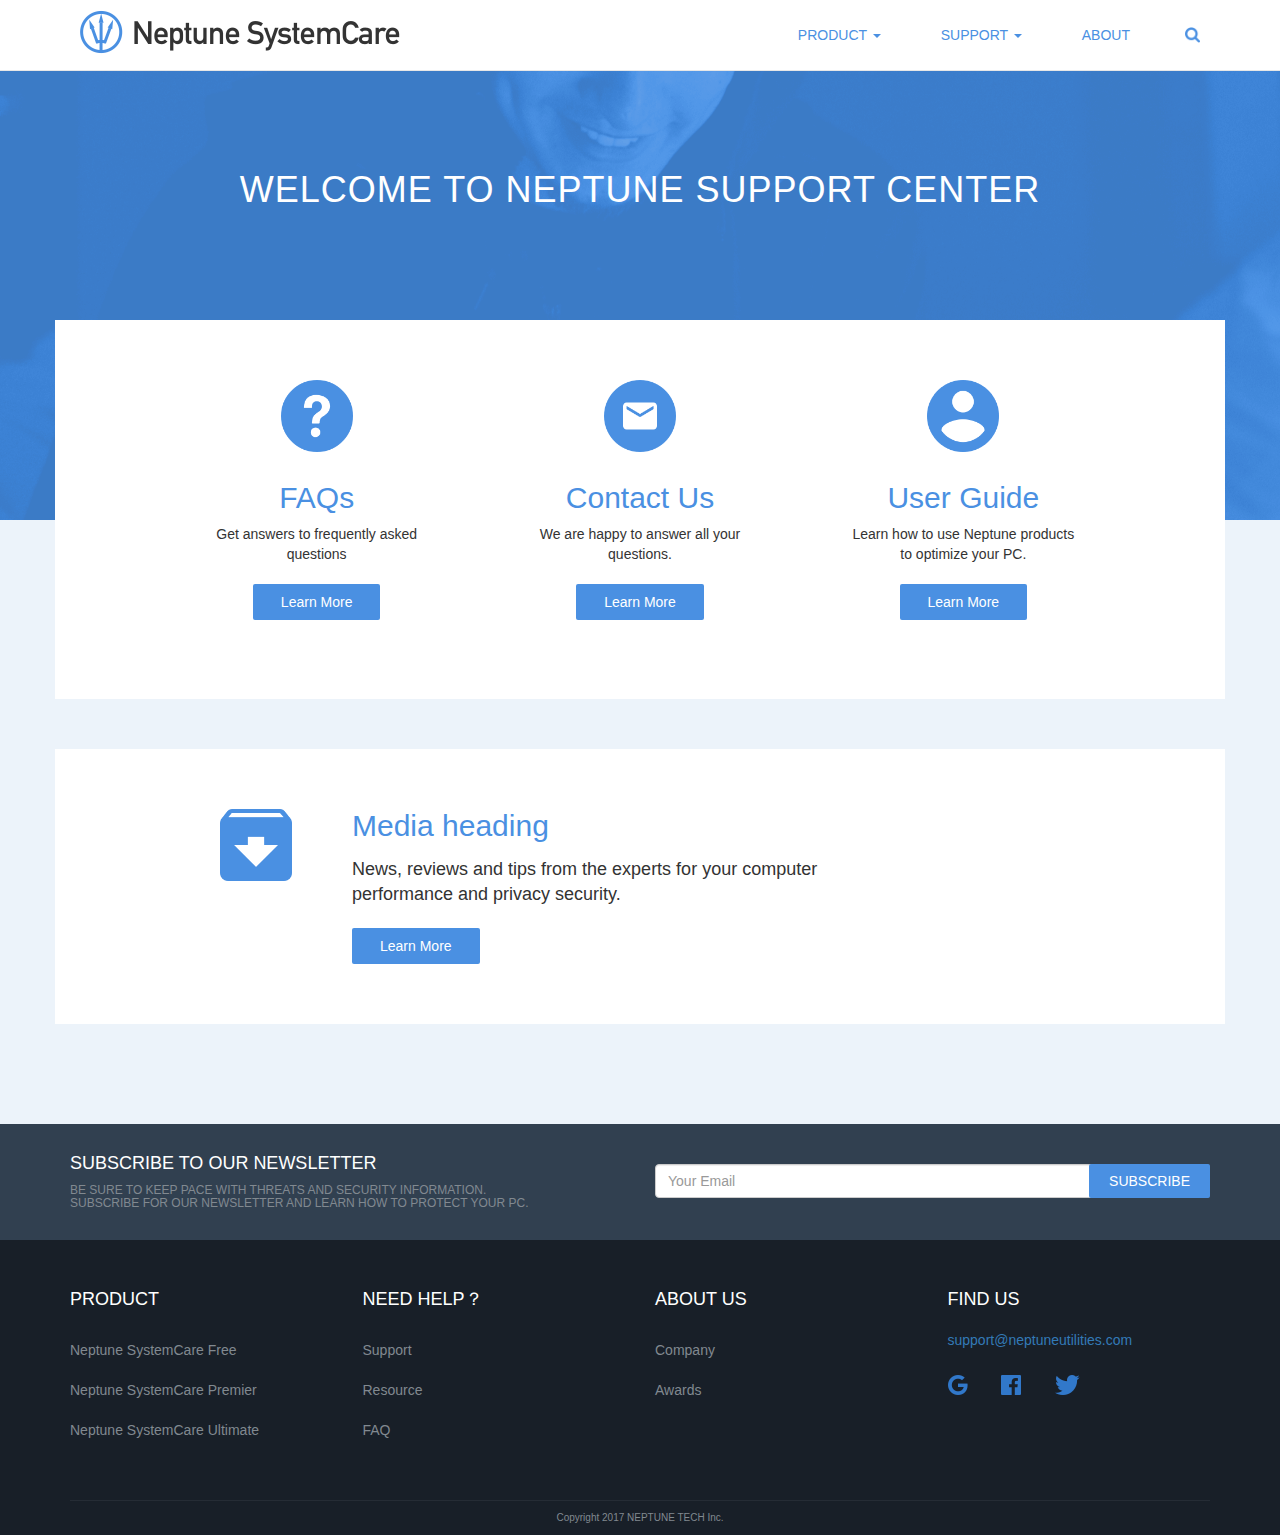
<file: support.html>
<!DOCTYPE html>
<html lang="en">

<head>
    <meta charset="utf-8">
    <meta http-equiv="X-UA-Compatible" content="IE=edge">
   
    <meta name="author" content="LIUYIMING">
    <meta name="description" content="Neptune Utilities - Free download - Speed up PC, Scan and clean registry, remove junk files and malware, fix and optimize computer performance.">
    <meta name="title" content="Neptune Utilities - Free PC optimization, clean and secure tool.">
    <title>Neptune Utilities - Free PC optimization, clean and secure tool</title>

    <!-- Bootstrap Core CSS -->
    <link href="css/bootstrap.min.css" rel="stylesheet">

    <!-- Custom CSS -->
    
    <link href="css/main.css" rel="stylesheet">

    <!--[if lt IE 9]>
        <script src="https://oss.maxcdn.com/libs/html5shiv/3.7.0/html5shiv.js"></script>
        <script src="https://oss.maxcdn.com/libs/respond.js/1.4.2/respond.min.js"></script>
    <![endif]-->

</head>

<!-- Body -->

<body>

    <!-- Navigation -->

    <nav class="navbar navbar-default navbar-fixed-top" role="navigation">
        <div class="container-fluid">
            <!-- Brand and toggle get grouped for better mobile display -->
            <div class="navbar-header">
                
                <a class="navbar-brand" href="index.html"> <img class="img-responsive" src="img/logo_neptune.png" alt="Neptune SystemCare" title="Neptune SystemCare"> </a>
                
            </div>

            <!-- Collect the nav links, forms, and other content for toggling -->
            <div class="collapse navbar-collapse" id="bs-example-navbar-collapse-1">
                <ul class="nav navbar-nav navbar-right">
                    <li class="dropdown"> <a class="dropdown-toggle" data-hover="dropdown" role="button" aria-haspopup="true" aria-expanded="false">PRODUCT <span class="caret"></span></a>
                        <ul class="dropdown-menu">
                            <li><a href="system-care-ultimate.html">Neptune SystemCare Ultimate</a></li>
                            <li role="separator" class="divider"></li>
                            <li><a href="system-care-2017.html">Neptune SystemCare 2017</a></li>
                        </ul>
                    </li>
                    <li class="dropdown"> <a class="dropdown-toggle" data-hover="dropdown" role="button" aria-haspopup="true" aria-expanded="false">SUPPORT <span class="caret"></span></a>
                        <ul class="dropdown-menu">
                            <li><a href="support.html">Support Center</a></li>
                            <li role="separator" class="divider"></li>
                            <li><a href="contact.html">Contact Us</a></li>
                            <li role="separator" class="divider"></li>
                            <li><a href="resource.html">Resources</a></li>
                        </ul>
                    </li>
                    <li><a href="about.html">ABOUT</a></li>
                    <li id="search">
                        <form autocomplete="on">
                            <input id="search-input" name="search" type="text" placeholder="What are you looking for?"><input id="search-submit" value="Search" type="submit" class="glyphicon glyphicon-search">
                        </form>
                    </li>
                </ul>
            </div>
            <!-- /.navbar-collapse -->
        </div>
        <!-- /.container-fluid -->
    </nav>
    <!-- banner -->
    <section class="banner banner-about banner-support">
        <div class="container">
            <div class="row">
                <div class="col-xs-12">
                    <h1>WELCOME TO NEPTUNE SUPPORT CENTER</h1>

                </div>
            </div>
        </div>
    </section>

    <!-- support -->
    <section id="support-center">
        <div class="container">

            <div class="row thumbnail-group">
                <div class="col-xs-4">
                    <div class="thumbnail"> <img src="img/icon_blue_faqs.png">
                        <div class="caption">
                            <h2>FAQs</h2>
                            <p>Get answers to frequently asked questions</p>
                            <p><a class="btn  btn-info" role="button">Learn More</a></p>
                        </div>
                    </div>
                </div>
                <div class="col-xs-4">
                    <div class="thumbnail"> <img src="img/icon_blue_contact.png">
                        <div class="caption">
                            <h2>Contact Us</h2>
                            <p>We are happy to answer all your questions. </p>
                            <p><a class="btn  btn-info" role="button">Learn More</a></p>
                        </div>
                    </div>
                </div>
                <div class="col-xs-4">
                    <div class="thumbnail"> <img src="img/icon_blue_guide.png">
                        <div class="caption">
                            <h2>User Guide</h2>
                            <p>Learn how to use Neptune products to optimize your PC.</p>
                            <p><a class="btn  btn-info" role="button">Learn More</a></p>
                        </div>
                    </div>
                </div>
            </div>

            <div class="row">
                <div class="col-xs-12">
                    <div class="media">
                        <div class="media-left">
                            <a href="#">
                                <img class="media-object" src="img/icon_blue_news.png">
                            </a>
                        </div>
                        <div class="media-body">
                            <h2 class="media-heading">Media heading</h2>
                            <p>News, reviews and tips from the experts for your computer performance and privacy security.</p>
                            <a class="btn btn-info" role="button">Learn More</a>
                        </div>
                    </div>


                </div>

            </div>
        </div>
    </section>


    <!-- subscribe -->
    <section class="subscribe">
        <div class="container">
            <div class="row">
                <div class="col-xs-6">
                    <h4>SUBSCRIBE TO OUR NEWSLETTER</h4>
                    <h6>BE SURE TO KEEP PACE WITH THREATS AND SECURITY INFORMATION. <br> SUBSCRIBE FOR OUR NEWSLETTER AND LEARN HOW TO PROTECT YOUR PC.</h6>
                </div>
                <div class="col-xs-6">
                    <form class="form-inline">
                        <input type="email" class="form-control" id="" placeholder="Your Email">
                        <button type="submit" class="btn btn-info">SUBSCRIBE</button>
                    </form>
                </div>
            </div>
        </div>
    </section>
    <!-- footer -->
    <footer>
        <div class="container">
            <div class="row">
                <div class="col-xs-3">
                    <h4>PRODUCT</h4>
                    <ul class="list-unstyled">
                        <li> <a href="#">Neptune SystemCare Free</a> </li>
                        <li> <a href="#">Neptune SystemCare Premier</a> </li>
                        <li> <a href="#">Neptune SystemCare Ultimate</a> </li>
                    </ul>
                </div>
                <div class="col-xs-3">
                    <h4>NEED HELP？</h4>
                    <ul class="list-unstyled">
                        <li> <a href="#">Support</a> </li>
                        <li> <a href="#">Resource</a> </li>
                        <li> <a href="#">FAQ</a> </li>
                    </ul>
                </div>
                <div class="col-xs-3">
                    <h4>ABOUT US</h4>
                    <ul class="list-unstyled">
                        <li> <a href="#">Company</a> </li>
                        <li> <a href="#">Awards</a> </li>
                    </ul>
                </div>
                <div class="col-xs-3">
                    <h4>FIND US</h4>
                    <p><a>support@neptuneutilities.com</a></p>
                    <ul class="list-inline">
                        <li>
                            <a href="#"><img src="img/icon_google.png"></a>
                        </li>
                        <li>
                            <a href="#"><img src="img/icon_facebook.png"></a>
                        </li>
                        <li>
                            <a href="#"><img src="img/icon_twitter.png"></a>
                        </li>
                    </ul>
                </div>
            </div>
            <div class="row">
                <div class="col-xs-12">
                    <p class="text-center">Copyright 2017 NEPTUNE TECH Inc. </p>
                </div>
            </div>
        </div>
    </footer>

    <!-- jQuery -->
    <script src="js/jquery.js"></script>

    <!-- Bootstrap Core JavaScript -->
    <script src="js/bootstrap.min.js"></script>

    <!-- Scrolling Nav JavaScript -->
    <script src="js/jquery.easing.min.js"></script>
    <script src="js/custom.js"></script>
</body>

</html>
</file>
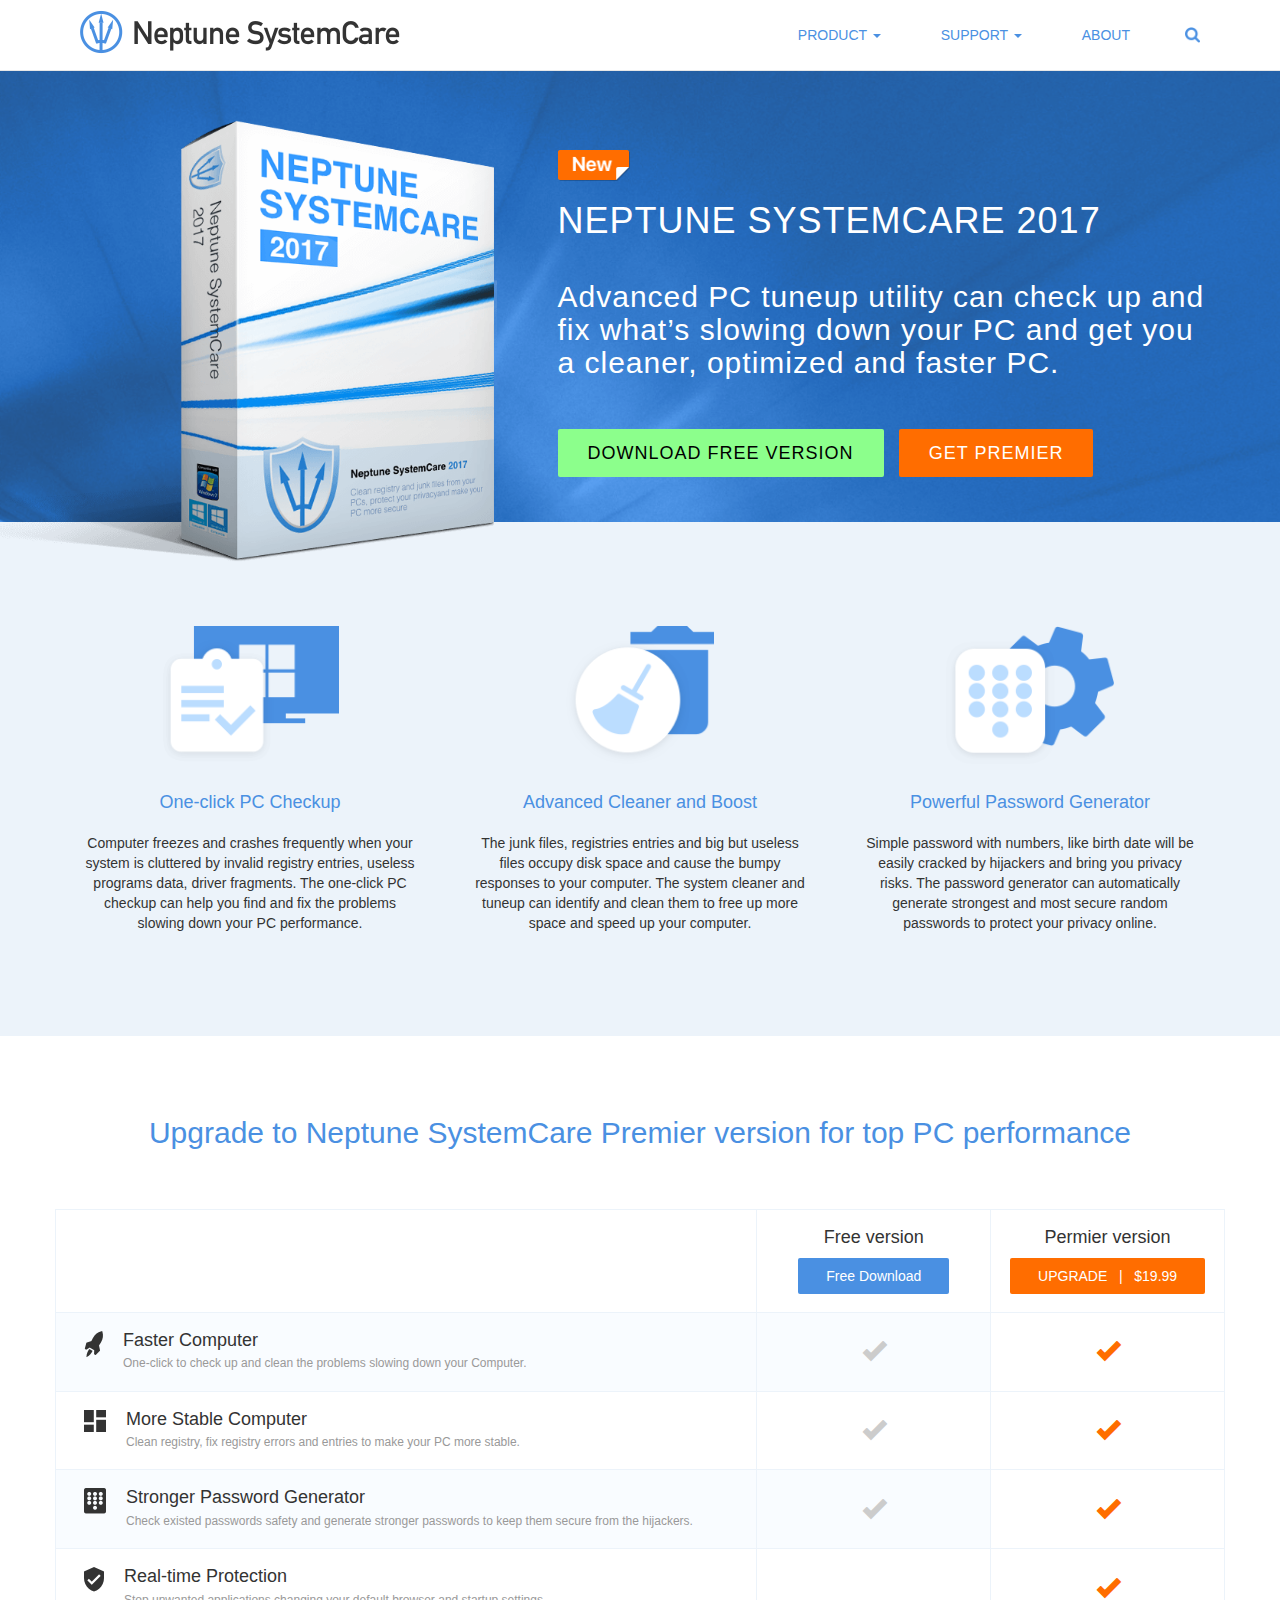
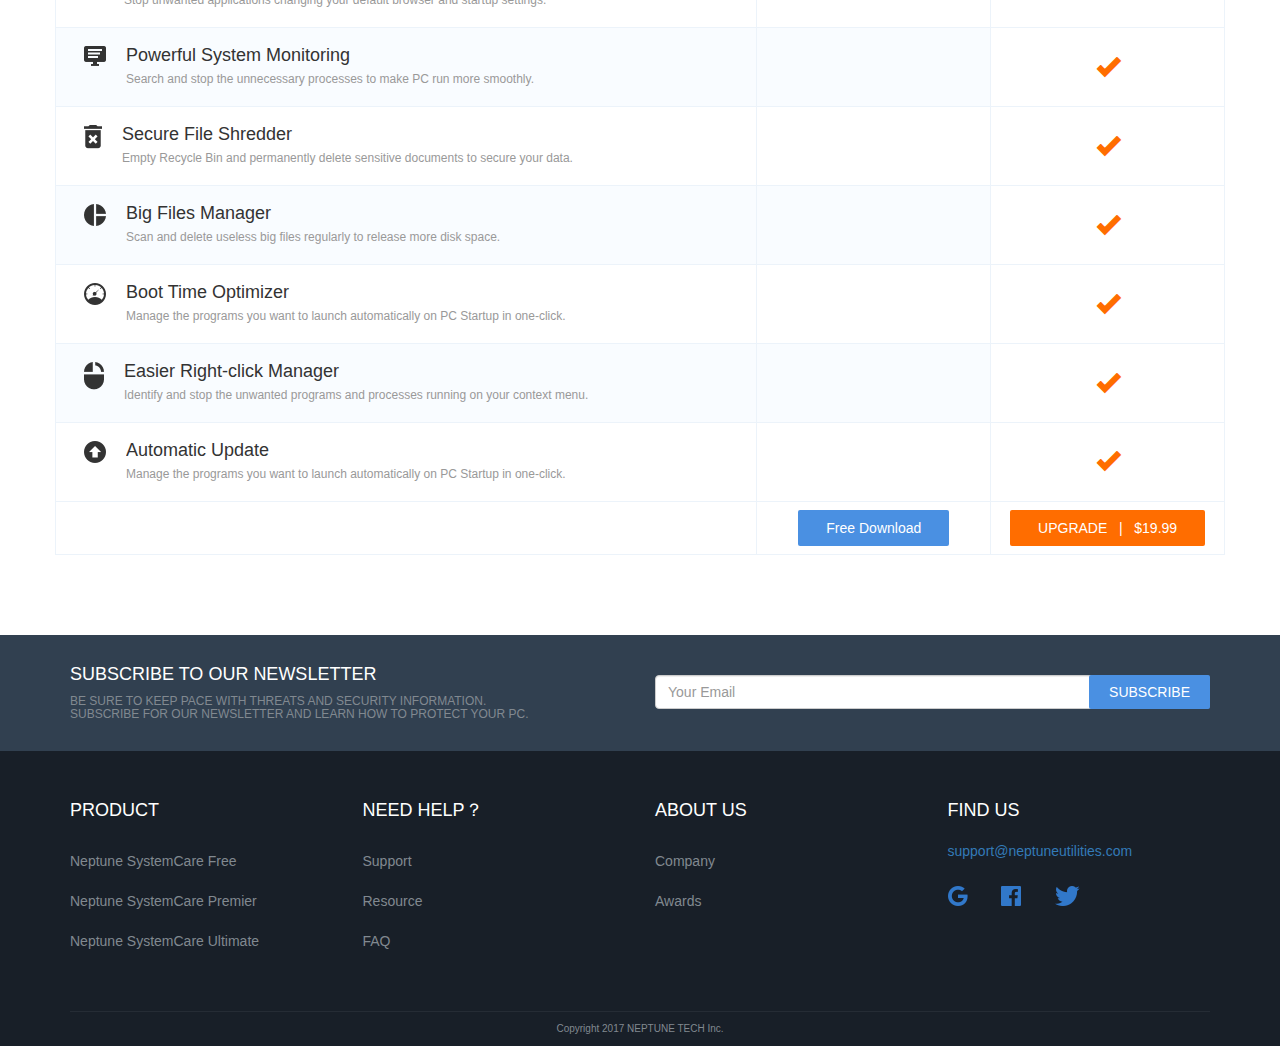
<file: system-care-2017.html>
<!DOCTYPE html>
<html lang="en">

<head>
    <meta charset="utf-8">
    <meta http-equiv="X-UA-Compatible" content="IE=edge">
    
    <meta name="author" content="LIUYIMING">
    <meta name="description" content="Neptune Utilities - Free download - Speed up PC, Scan and clean registry, remove junk files and malware, fix and optimize computer performance.">
    <meta name="title" content="Neptune Utilities - Free PC optimization, clean and secure tool.">
    <title>Neptune Utilities - Free PC optimization, clean and secure tool</title>

    <!-- Bootstrap Core CSS -->
    <link href="css/bootstrap.min.css" rel="stylesheet">

    <!-- Custom CSS -->
    
    <link href="css/main.css" rel="stylesheet">

    <!--[if lt IE 9]>
        <script src="https://oss.maxcdn.com/libs/html5shiv/3.7.0/html5shiv.js"></script>
        <script src="https://oss.maxcdn.com/libs/respond.js/1.4.2/respond.min.js"></script>
    <![endif]-->

</head>

<!-- Body -->

<body>

    <!-- Navigation -->

    <nav class="navbar navbar-default navbar-fixed-top" role="navigation">
        <div class="container-fluid">
            <!-- Brand and toggle get grouped for better mobile display -->
            <div class="navbar-header">
                
                <a class="navbar-brand" href="index.html"> <img class="img-responsive" src="img/logo_neptune.png" alt="Neptune SystemCare" title="Neptune SystemCare"> </a>
                
            </div>

            <!-- Collect the nav links, forms, and other content for toggling -->
            <div class="collapse navbar-collapse" id="bs-example-navbar-collapse-1">
                <ul class="nav navbar-nav navbar-right">
                    <li class="dropdown"> <a class="dropdown-toggle" data-hover="dropdown" role="button" aria-haspopup="true" aria-expanded="false">PRODUCT <span class="caret"></span></a>
                        <ul class="dropdown-menu">
                            <li><a href="system-care-ultimate.html">Neptune SystemCare Ultimate</a></li>
                            <li role="separator" class="divider"></li>
                            <li><a href="system-care-2017.html">Neptune SystemCare 2017</a></li>
                        </ul>
                    </li>
                    <li class="dropdown"> <a class="dropdown-toggle" data-hover="dropdown" role="button" aria-haspopup="true" aria-expanded="false">SUPPORT <span class="caret"></span></a>
                        <ul class="dropdown-menu">
                            <li><a href="support.html">Support Center</a></li>
                            <li role="separator" class="divider"></li>
                            <li><a href="contact.html">Contact Us</a></li>
                            <li role="separator" class="divider"></li>
                           <li><a href="resource.html">Resources</a></li>
                        </ul>
                    </li>
                    <li><a href="about.html">ABOUT</a></li>
                    <li id="search">
                        <form autocomplete="on">
                            <input id="search-input" name="search" type="text" placeholder="What are you looking for?"><input id="search-submit" value="Search" type="submit" class="glyphicon glyphicon-search">
                        </form>
                    </li>
                </ul>
            </div>
            <!-- /.navbar-collapse -->
        </div>
        <!-- /.container-fluid -->
    </nav>
    <!-- banner -->
    <section class="banner banner-products">
        <div class="container">
            <div class="row">
                <div class="col-xs-5">
                    <div class="box-position"><img src="img/box_big_2017.png" width="550px"></div>
                </div>
                <div class="col-xs-7">
                    <div class="box-text">
                        <p><img src="img/tag_new.png" width="72px"></p>
                        <h1>NEPTUNE SYSTEMCARE 2017 </h1>
                        <h2>Advanced PC tuneup utility can check up and fix what’s slowing down your PC and get you a cleaner, optimized and faster PC.</h2>
                        <div class="row">
                            <div class="col-xs-6">
                                <p> <a class="btn btn-success btn-lg" href="#" role="button">DOWNLOAD FREE VERSION</a></p>

                            </div>
                            <div class="col-xs-6">
                                <p><a class="btn btn-primary btn-lg" href="#" role="button">GET PREMIER</a></p>

                            </div>
                        </div>
                    </div>
                </div>
            </div>
        </div>
    </section>
    <!-- feature -->
    <section class="feature-products">
        <div class="container">
            <div class="row">
                <div class="col-xs-4">
                    <div class="thumbnail"> <img src="img/icon_big_checkup.png">
                        <div class="caption">
                            <h4>One-click PC Checkup</h4>
                            <p>Computer freezes and crashes frequently when your system is cluttered by invalid registry entries, useless programs data, driver fragments. The one-click PC checkup can help you find and fix the problems slowing down your PC performance.
                            </p>

                        </div>
                    </div>
                </div>
                <div class="col-xs-4">
                    <div class="thumbnail"> <img src="img/icon_big_cleaner.png">
                        <div class="caption">
                            <h4>Advanced Cleaner and Boost</h4>
                            <p>The junk files, registries entries and big but useless files occupy disk space and cause the bumpy responses to your computer. The system cleaner and tuneup can identify and clean them to free up more space and speed up your computer.
                            </p>

                        </div>
                    </div>
                </div>
                <div class="col-xs-4">
                    <div class="thumbnail"> <img src="img/icon_big_password.png">
                        <div class="caption">
                            <h4>Powerful Password Generator</h4>
                            <p>Simple password with numbers, like birth date will be easily cracked by hijackers and bring you privacy risks. The password generator can automatically generate strongest and most secure random passwords to protect your privacy online.</p>

                        </div>
                    </div>
                </div>
            </div>
        </div>
    </section>
    <!-- table -->
    <section class="products-table">
        <div class="container">
            <div class="row">
                <div class="col-xs-12"> </div>
                <h2 class="text-center">Upgrade to Neptune SystemCare Premier version for top PC performance</h2>
                <table class="table table-striped  text-center ">
                    <thead>
                        <tr>
                            <td width="60%"></td>
                            <td width="20%">
                                <h4>Free version</h4>
                                <a class="btn btn-info">Free Download</a></td>
                            <td width="20%">
                                <h4>Permier version</h4>
                                <a class="btn btn-primary">UPGRADE &nbsp;&nbsp;|&nbsp;&nbsp; $19.99</a></td>
                        </tr>
                    </thead>
                    <tbody>
                        <tr>
                            <td>
                                <div class="media">
                                    <div class="media-left">
                                        <a href="#"> <img class="media-object" src="img/icon_small_faster.png"> </a>
                                    </div>
                                    <div class="media-body">
                                        <h4 class="media-heading">Faster Computer</h4>
                                        <p>One-click to check up and clean the problems slowing down your Computer.</p>
                                    </div>
                                </div>
                            </td>
                            <td><span class="glyphicon glyphicon-ok"></span></td>
                            <td><span class="glyphicon glyphicon-ok"></span></td>
                        </tr>
                        <tr>
                            <td>
                                <div class="media">
                                    <div class="media-left">
                                        <a href="#"> <img class="media-object" src="img/icon_small_computer.png"> </a>
                                    </div>
                                    <div class="media-body">
                                        <h4 class="media-heading">More Stable Computer</h4>
                                        <p>Clean registry, fix registry errors and entries to make your PC more stable.</p>
                                    </div>
                                </div>
                            </td>
                            <td><span class="glyphicon glyphicon-ok"></span></td>
                            <td><span class="glyphicon glyphicon-ok"></span></td>
                        </tr>
                        <tr>
                            <td>
                                <div class="media">
                                    <div class="media-left">
                                        <a href="#"> <img class="media-object" src="img/icon_small_password.png"> </a>
                                    </div>
                                    <div class="media-body">
                                        <h4 class="media-heading">Stronger Password Generator</h4>
                                        <p>Check existed passwords safety and generate stronger passwords to keep them secure from the hijackers.</p>
                                    </div>
                                </div>
                            </td>
                            <td><span class="glyphicon glyphicon-ok"></span></td>
                            <td><span class="glyphicon glyphicon-ok"></span></td>
                        </tr>
                        <tr>
                            <td>
                                <div class="media">
                                    <div class="media-left">
                                        <a href="#"> <img class="media-object" src="img/icon_small_protection.png"> </a>
                                    </div>
                                    <div class="media-body">
                                        <h4 class="media-heading">Real-time Protection</h4>
                                        <p>Stop unwanted applications changing your default browser and startup settings.</p>
                                    </div>
                                </div>
                            </td>
                            <td></td>
                            <td><span class="glyphicon glyphicon-ok"></span></td>
                        </tr>

                        <tr>
                            <td>
                                <div class="media">
                                    <div class="media-left">
                                        <a href="#"> <img class="media-object" src="img/icon_small_monitoring.png"> </a>
                                    </div>
                                    <div class="media-body">
                                        <h4 class="media-heading">Powerful System Monitoring</h4>
                                        <p>Search and stop the unnecessary processes to make PC run more smoothly.</p>
                                    </div>
                                </div>
                            </td>
                            <td></td>
                            <td><span class="glyphicon glyphicon-ok"></span></td>
                        </tr>
                        <tr>
                            <td>
                                <div class="media">
                                    <div class="media-left">
                                        <a href="#"> <img class="media-object" src="img/icon_small_shredder.png"> </a>
                                    </div>
                                    <div class="media-body">
                                        <h4 class="media-heading">Secure File Shredder</h4>
                                        <p>Empty Recycle Bin and permanently delete sensitive documents to secure your data.</p>
                                    </div>
                                </div>
                            </td>
                            <td></td>
                            <td><span class="glyphicon glyphicon-ok"></span></td>
                        </tr>
                        <tr>
                            <td>
                                <div class="media">
                                    <div class="media-left">
                                        <a href="#"> <img class="media-object" src="img/icon_small_files.png"> </a>
                                    </div>
                                    <div class="media-body">
                                        <h4 class="media-heading">Big Files Manager</h4>
                                        <p>Scan and delete useless big files regularly to release more disk space.</p>
                                    </div>
                                </div>
                            </td>
                            <td></td>
                            <td><span class="glyphicon glyphicon-ok"></span></td>
                        </tr>
                        <tr>
                            <td>
                                <div class="media">
                                    <div class="media-left">
                                        <a href="#"> <img class="media-object" src="img/icon_small_boot.png"> </a>
                                    </div>
                                    <div class="media-body">
                                        <h4 class="media-heading">Boot Time Optimizer</h4>
                                        <p>Manage the programs you want to launch automatically on PC Startup in one-click.</p>
                                    </div>
                                </div>
                            </td>
                            <td></td>
                            <td><span class="glyphicon glyphicon-ok"></span></td>
                        </tr>
                        <tr>
                            <td>
                                <div class="media">
                                    <div class="media-left">
                                        <a href="#"> <img class="media-object" src="img/icon_small_rightclick.png"> </a>
                                    </div>
                                    <div class="media-body">
                                        <h4 class="media-heading">Easier Right-click Manager</h4>
                                        <p>Identify and stop the unwanted programs and processes running on your context menu.</p>
                                    </div>
                                </div>
                            </td>
                            <td></td>
                            <td><span class="glyphicon glyphicon-ok"></span></td>
                        </tr>
                        <tr>
                            <td>
                                <div class="media">
                                    <div class="media-left">
                                        <a href="#"> <img class="media-object" src="img/icon_small_update.png"> </a>
                                    </div>
                                    <div class="media-body">
                                        <h4 class="media-heading">Automatic Update</h4>
                                        <p>Manage the programs you want to launch automatically on PC Startup in one-click.</p>
                                    </div>
                                </div>
                            </td>
                            <td></td>
                            <td><span class="glyphicon glyphicon-ok"></span></td>
                        </tr>

                    </tbody>
                    <tfoot>
                        <tr>
                            <td width="60%"></td>
                            <td width="20%">

                                <a class="btn btn-info">Free Download</a></td>
                            <td width="20%">

                                <a class="btn btn-primary">UPGRADE &nbsp;&nbsp;|&nbsp;&nbsp; $19.99</a></td>
                        </tr>
                    </tfoot>
                </table>
            </div>
        </div>
    </section>

    <!-- subscribe -->
    <section class="subscribe">
        <div class="container">
            <div class="row">
                <div class="col-xs-6">
                    <h4>SUBSCRIBE TO OUR NEWSLETTER</h4>
                    <h6>BE SURE TO KEEP PACE WITH THREATS AND SECURITY INFORMATION. <br> SUBSCRIBE FOR OUR NEWSLETTER AND LEARN HOW TO PROTECT YOUR PC.</h6>
                </div>
                <div class="col-xs-6">
                    <form class="form-inline">
                        <input type="email" class="form-control" id="" placeholder="Your Email">
                        <button type="submit" class="btn btn-info">SUBSCRIBE</button>
                    </form>
                </div>
            </div>
        </div>
    </section>
    <!-- footer -->
    <footer>
        <div class="container">
            <div class="row">
                <div class="col-xs-3">
                    <h4>PRODUCT</h4>
                    <ul class="list-unstyled">
                        <li> <a href="#">Neptune SystemCare Free</a> </li>
                        <li> <a href="#">Neptune SystemCare Premier</a> </li>
                        <li> <a href="#">Neptune SystemCare Ultimate</a> </li>
                    </ul>
                </div>
                <div class="col-xs-3">
                    <h4>NEED HELP？</h4>
                    <ul class="list-unstyled">
                        <li> <a href="#">Support</a> </li>
                        <li> <a href="#">Resource</a> </li>
                        <li> <a href="#">FAQ</a> </li>
                    </ul>
                </div>
                <div class="col-xs-3">
                    <h4>ABOUT US</h4>
                    <ul class="list-unstyled">
                        <li> <a href="#">Company</a> </li>
                        <li> <a href="#">Awards</a> </li>
                    </ul>
                </div>
                <div class="col-xs-3">
                    <h4>FIND US</h4>
                    <p><a>support@neptuneutilities.com</a></p>
                    <ul class="list-inline">
                        <li>
                            <a href="#"><img src="img/icon_google.png"></a>
                        </li>
                        <li>
                            <a href="#"><img src="img/icon_facebook.png"></a>
                        </li>
                        <li>
                            <a href="#"><img src="img/icon_twitter.png"></a>
                        </li>
                    </ul>
                </div>
            </div>
            <div class="row">
                <div class="col-xs-12">
                    <p class="text-center">Copyright 2017 NEPTUNE TECH Inc. </p>
                </div>
            </div>
        </div>
    </footer>

    <!-- jQuery -->
    <script src="js/jquery.js"></script>

    <!-- Bootstrap Core JavaScript -->
    <script src="js/bootstrap.min.js"></script>

    <!-- Scrolling Nav JavaScript -->
    <script src="js/jquery.easing.min.js"></script>
    <script src="js/custom.js"></script>
</body>

</html>
</file>
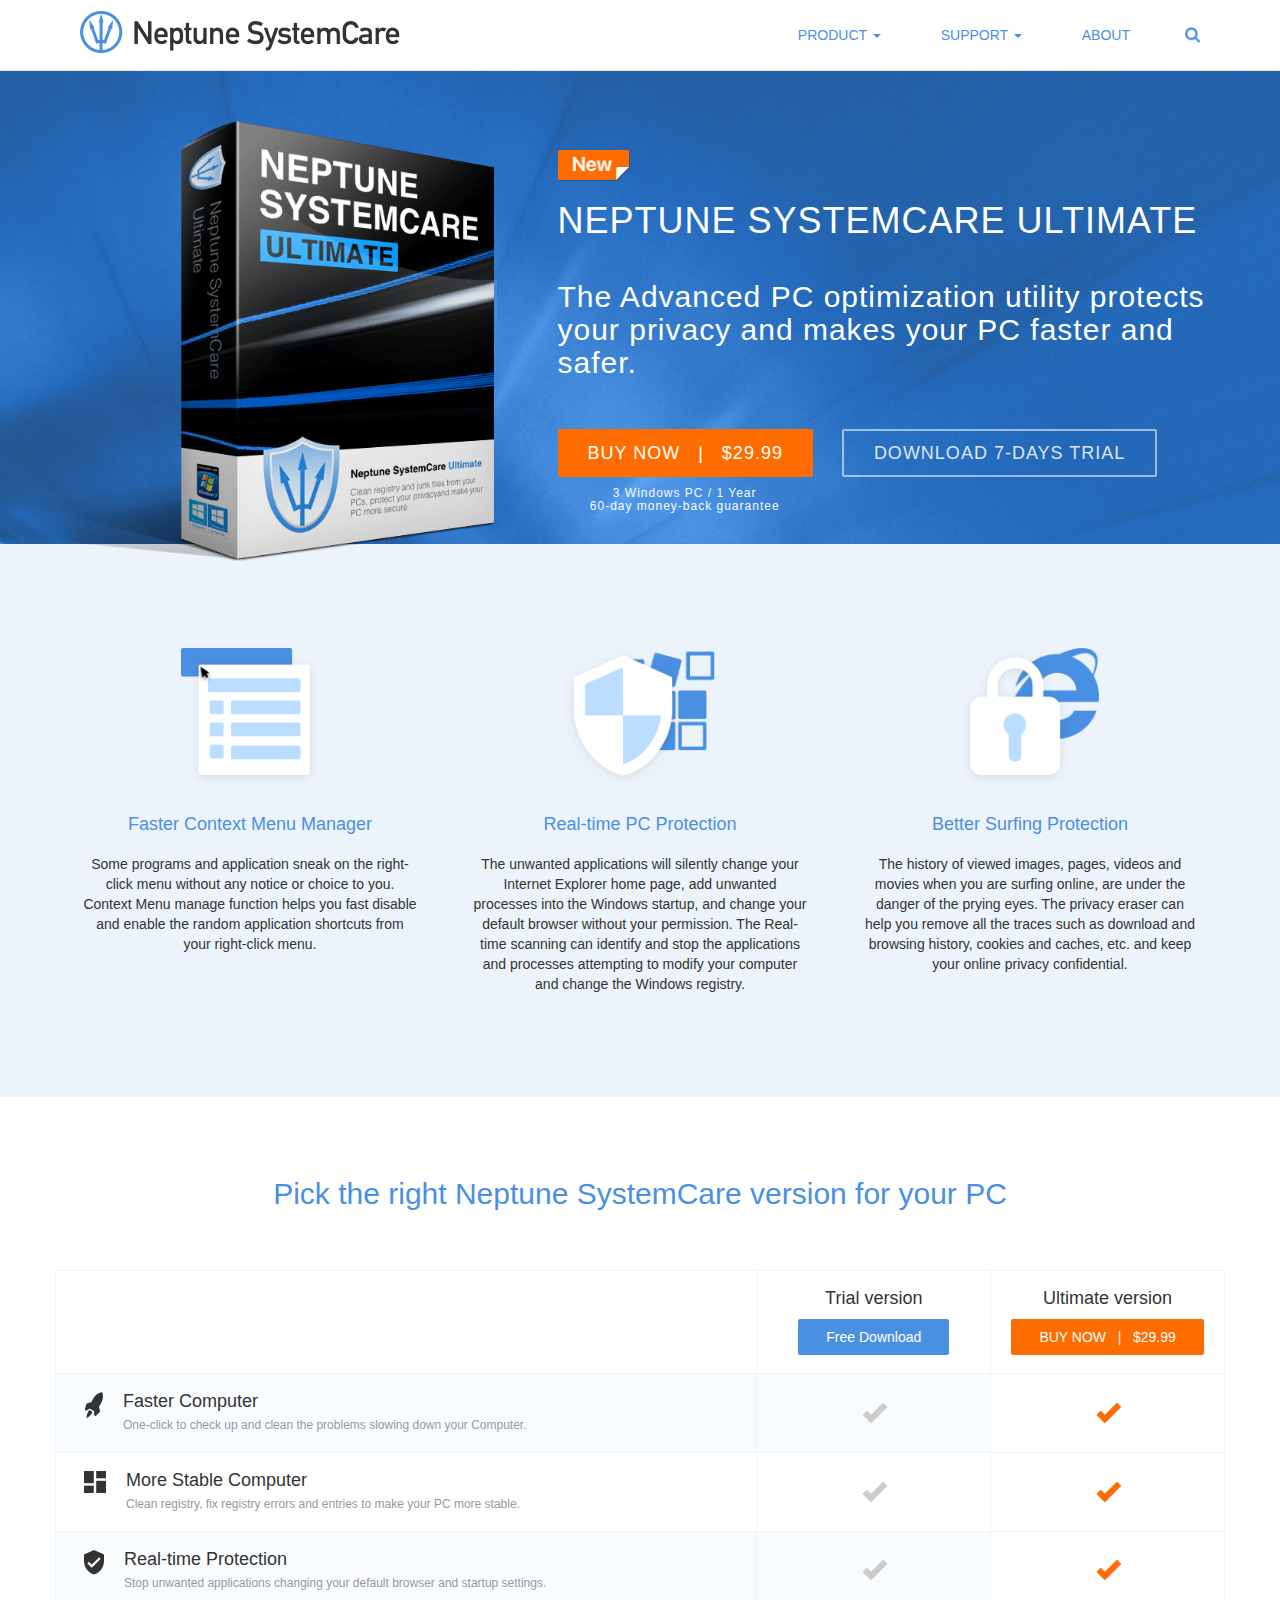
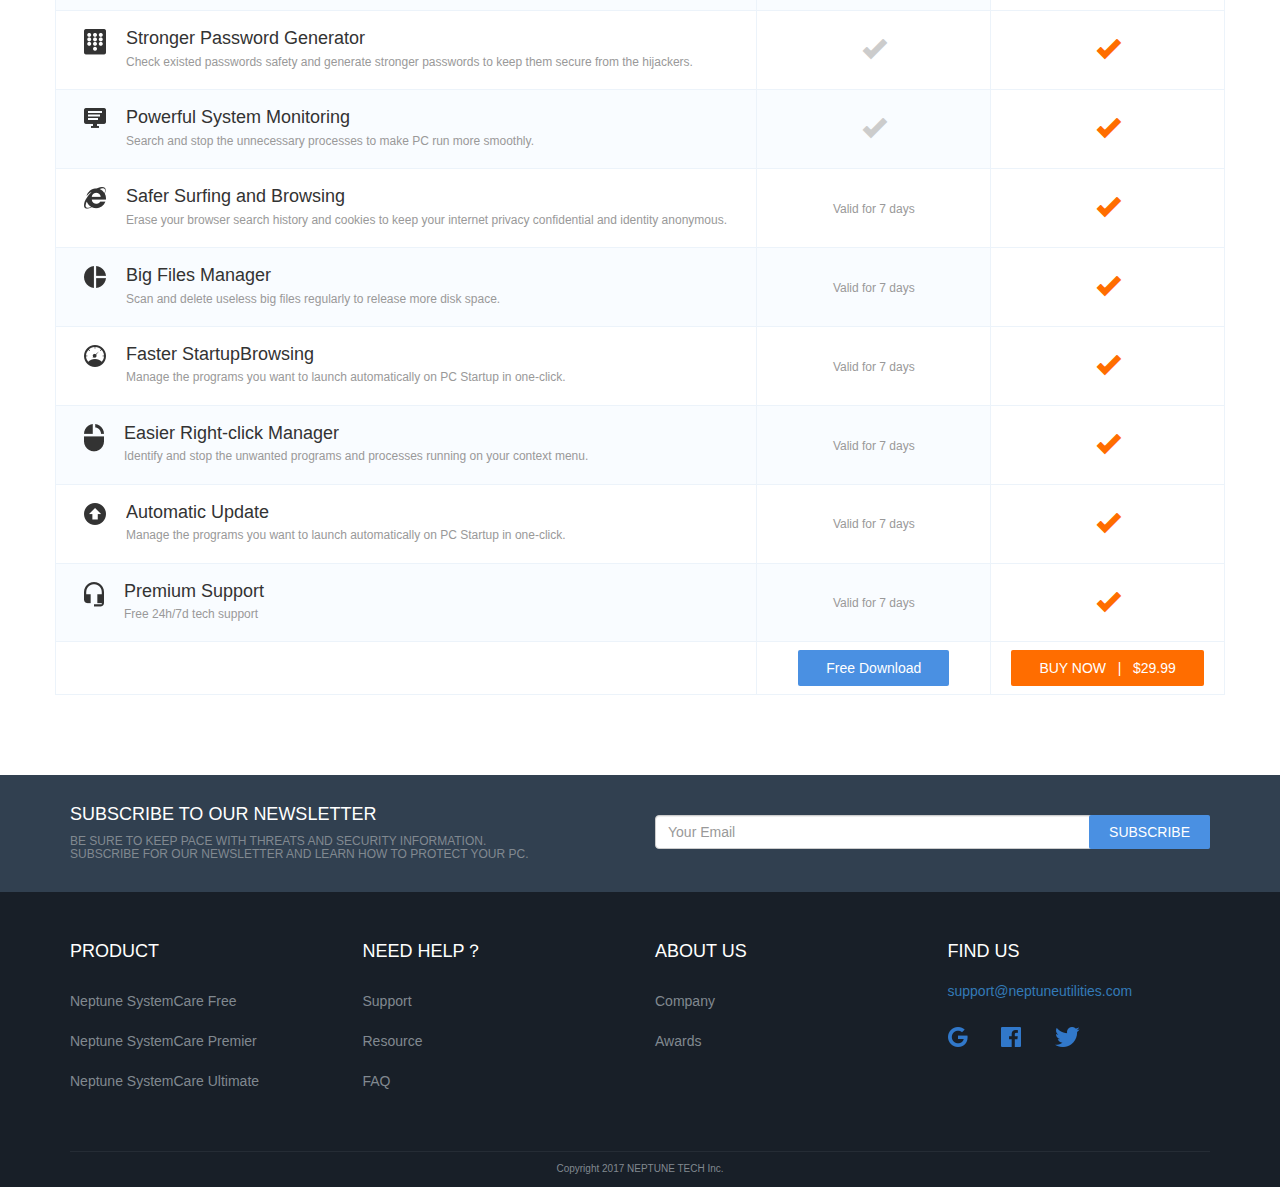
<file: system-care-ultimate.html>
<!DOCTYPE html>
<html lang="en">

<head>
    <meta charset="utf-8">
    <meta http-equiv="X-UA-Compatible" content="IE=edge">

    <meta name="author" content="LIUYIMING">
    <meta name="description" content="Neptune Utilities - Free download - Speed up PC, Scan and clean registry, remove junk files and malware, fix and optimize computer performance.">
    <meta name="title" content="Neptune Utilities - Free PC optimization, clean and secure tool.">
    <title>Neptune Utilities - Free PC optimization, clean and secure tool</title>

    <!-- Bootstrap Core CSS -->
    <link href="css/bootstrap.min.css" rel="stylesheet">

    <!-- Custom CSS -->

    <link href="css/main.css" rel="stylesheet">

    <!--[if lt IE 9]>
        <script src="https://oss.maxcdn.com/libs/html5shiv/3.7.0/html5shiv.js"></script>
        <script src="https://oss.maxcdn.com/libs/respond.js/1.4.2/respond.min.js"></script>
    <![endif]-->

</head>

<!-- Body -->

<body>

    <!-- Navigation -->

    <nav class="navbar navbar-default navbar-fixed-top" role="navigation">
        <div class="container-fluid">
            <!-- Brand and toggle get grouped for better mobile display -->
            <div class="navbar-header">

                <a class="navbar-brand" href="index.html"> <img class="img-responsive" src="img/logo_neptune.png" alt="Neptune SystemCare" title="Neptune SystemCare"> </a>

            </div>

            <!-- Collect the nav links, forms, and other content for toggling -->
            <div class="collapse navbar-collapse" id="bs-example-navbar-collapse-1">
                <ul class="nav navbar-nav navbar-right">
                    <li class="dropdown"> <a class="dropdown-toggle" data-hover="dropdown" role="button" aria-haspopup="true" aria-expanded="false">PRODUCT <span class="caret"></span></a>
                        <ul class="dropdown-menu">
                            <li><a href="system-care-ultimate.html">Neptune SystemCare Ultimate</a></li>
                            <li role="separator" class="divider"></li>
                            <li><a href="system-care-2017.html">Neptune SystemCare 2017</a></li>
                        </ul>
                    </li>
                    <li class="dropdown"> <a class="dropdown-toggle" data-hover="dropdown" role="button" aria-haspopup="true" aria-expanded="false">SUPPORT <span class="caret"></span></a>
                        <ul class="dropdown-menu">
                            <li><a href="support.html">Support Center</a></li>
                            <li role="separator" class="divider"></li>
                            <li><a href="contact.html">Contact Us</a></li>
                            <li role="separator" class="divider"></li>
                            <li><a href="resource.html">Resources</a></li>
                        </ul>
                    </li>
                    <li><a href="about.html">ABOUT</a></li>
                    <li id="search">
                        <form autocomplete="on">
                            <input id="search-input" name="search" type="text" placeholder="What are you looking for?"><input id="search-submit" value="Search" type="submit" class="glyphicon glyphicon-search">
                        </form>
                    </li>
                </ul>
            </div>
            <!-- /.navbar-collapse -->
        </div>
        <!-- /.container-fluid -->
    </nav>
    <!-- banner -->
    <section class="banner banner-products">
        <div class="container">
            <div class="row">
                <div class="col-xs-5">
                    <div class="box-position"><img src="img/box_big_ultimate.png" width="550px"></div>
                </div>
                <div class="col-xs-7">
                    <div class="box-text">
                        <p><img src="img/tag_new.png" width="72px"></p>
                        <h1> NEPTUNE SYSTEMCARE ULTIMATE </h1>
                        <h2>The Advanced PC optimization utility protects your privacy and makes your PC faster and safer.</h2>
                        <div class="row">
                            <div class="col-xs-5">
                                <p><a class="btn btn-primary btn-lg" href="#" role="button">BUY NOW  &nbsp;&nbsp;|&nbsp;&nbsp;  $29.99</a></p>
                                <h6 class="text-center">3 Windows PC / 1 Year<br> 60-day money-back guarantee</h6>
                            </div>
                            <div class="col-xs-7">
                                <p> <a class="btn btn-default btn-lg" href="#" role="button">DOWNLOAD 7-DAYS TRIAL</a></p>
                            </div>
                        </div>
                    </div>
                </div>
            </div>
        </div>
    </section>
    <!-- feature -->
    <section class="feature-products">
        <div class="container">
            <div class="row">
                <div class="col-xs-4">
                    <div class="thumbnail"> <img src="img/icon_big_contextmenu.png">
                        <div class="caption">
                            <h4>Faster Context Menu Manager</h4>
                            <p>Some programs and application sneak on the right-click menu without any notice or choice to you. Context Menu manage function helps you fast disable and enable the random application shortcuts from your right-click menu. </p>

                        </div>
                    </div>
                </div>
                <div class="col-xs-4">
                    <div class="thumbnail"> <img src="img/icon_big_protection.png">
                        <div class="caption">
                            <h4>Real-time PC Protection</h4>
                            <p>The unwanted applications will silently change your Internet Explorer home page, add unwanted processes into the Windows startup, and change your default browser without your permission. The Real-time scanning can identify and stop the applications and processes attempting to modify your computer and change the Windows registry. </p>

                        </div>
                    </div>
                </div>
                <div class="col-xs-4">
                    <div class="thumbnail"> <img src="img/icon_big_surfing.png">
                        <div class="caption">
                            <h4>Better Surfing Protection</h4>
                            <p>The history of viewed images, pages, videos and movies when you are surfing online, are under the danger of the prying eyes. The privacy eraser can help you remove all the traces such as download and browsing history, cookies and caches, etc. and keep your online privacy confidential.</p>

                        </div>
                    </div>
                </div>
            </div>
        </div>
    </section>
    <!-- table -->
    <section class="products-table">
        <div class="container">
            <div class="row">
                <div class="col-xs-12"> </div>
                <h2 class="text-center">Pick the right Neptune SystemCare version for your PC</h2>
                <table class="table table-striped  text-center ">
                    <thead>
                        <tr>
                            <td width="60%"></td>
                            <td width="20%">
                                <h4>Trial version</h4>
                                <a class="btn btn-info">Free Download</a></td>
                            <td width="20%">
                                <h4>Ultimate version</h4>
                                <a class="btn btn-primary">BUY NOW &nbsp;&nbsp;|&nbsp;&nbsp; $29.99</a></td>
                        </tr>
                    </thead>
                    <tbody>
                        <tr>
                            <td>
                                <div class="media">
                                    <div class="media-left">
                                        <a href="#"> <img class="media-object" src="img/icon_small_faster.png"> </a>
                                    </div>
                                    <div class="media-body">
                                        <h4 class="media-heading">Faster Computer</h4>
                                        <p>One-click to check up and clean the problems slowing down your Computer.</p>
                                    </div>
                                </div>
                            </td>
                            <td><span class="glyphicon glyphicon-ok"></span></td>
                            <td><span class="glyphicon glyphicon-ok"></span></td>
                        </tr>
                        <tr>
                            <td>
                                <div class="media">
                                    <div class="media-left">
                                        <a href="#"> <img class="media-object" src="img/icon_small_computer.png"> </a>
                                    </div>
                                    <div class="media-body">
                                        <h4 class="media-heading">More Stable Computer</h4>
                                        <p>Clean registry, fix registry errors and entries to make your PC more stable.</p>
                                    </div>
                                </div>
                            </td>
                            <td><span class="glyphicon glyphicon-ok"></span></td>
                            <td><span class="glyphicon glyphicon-ok"></span></td>
                        </tr>
                        <tr>
                            <td>
                                <div class="media">
                                    <div class="media-left">
                                        <a href="#"> <img class="media-object" src="img/icon_small_protection.png"> </a>
                                    </div>
                                    <div class="media-body">
                                        <h4 class="media-heading">Real-time Protection</h4>
                                        <p>Stop unwanted applications changing your default browser and startup settings.</p>
                                    </div>
                                </div>
                            </td>
                            <td><span class="glyphicon glyphicon-ok"></span></td>
                            <td><span class="glyphicon glyphicon-ok"></span></td>
                        </tr>
                        <tr>
                            <td>
                                <div class="media">
                                    <div class="media-left">
                                        <a href="#"> <img class="media-object" src="img/icon_small_password.png"> </a>
                                    </div>
                                    <div class="media-body">
                                        <h4 class="media-heading">Stronger Password Generator</h4>
                                        <p>Check existed passwords safety and generate stronger passwords to keep them secure from the hijackers.</p>
                                    </div>
                                </div>
                            </td>
                            <td><span class="glyphicon glyphicon-ok"></span></td>
                            <td><span class="glyphicon glyphicon-ok"></span></td>
                        </tr>
                        <tr>
                            <td>
                                <div class="media">
                                    <div class="media-left">
                                        <a href="#"> <img class="media-object" src="img/icon_small_monitoring.png"> </a>
                                    </div>
                                    <div class="media-body">
                                        <h4 class="media-heading">Powerful System Monitoring</h4>
                                        <p>Search and stop the unnecessary processes to make PC run more smoothly.</p>
                                    </div>
                                </div>
                            </td>
                            <td><span class="glyphicon glyphicon-ok"></span></td>
                            <td><span class="glyphicon glyphicon-ok"></span></td>
                        </tr>
                        <tr>
                            <td>
                                <div class="media">
                                    <div class="media-left">
                                        <a href="#"> <img class="media-object" src="img/icon_small_safer.png"> </a>
                                    </div>
                                    <div class="media-body">
                                        <h4 class="media-heading">Safer Surfing and Browsing</h4>
                                        <p>Erase your browser search history and cookies to keep your internet privacy confidential and identity anonymous.</p>
                                    </div>
                                </div>
                            </td>
                            <td><span>Valid for 7 days</span></td>
                            <td><span class="glyphicon glyphicon-ok"></span></td>
                        </tr>
                        <tr>
                            <td>
                                <div class="media">
                                    <div class="media-left">
                                        <a href="#"> <img class="media-object" src="img/icon_small_files.png"> </a>
                                    </div>
                                    <div class="media-body">
                                        <h4 class="media-heading">Big Files Manager</h4>
                                        <p>Scan and delete useless big files regularly to release more disk space.</p>
                                    </div>
                                </div>
                            </td>
                            <td><span>Valid for 7 days</span></td>
                            <td><span class="glyphicon glyphicon-ok"></span></td>
                        </tr>
                        <tr>
                            <td>
                                <div class="media">
                                    <div class="media-left">
                                        <a href="#"> <img class="media-object" src="img/icon_small_startup.png"> </a>
                                    </div>
                                    <div class="media-body">
                                        <h4 class="media-heading">Faster StartupBrowsing</h4>
                                        <p>Manage the programs you want to launch automatically on PC Startup in one-click.</p>
                                    </div>
                                </div>
                            </td>
                            <td><span>Valid for 7 days</span></td>
                            <td><span class="glyphicon glyphicon-ok"></span></td>
                        </tr>
                        <tr>
                            <td>
                                <div class="media">
                                    <div class="media-left">
                                        <a href="#"> <img class="media-object" src="img/icon_small_rightclick.png"> </a>
                                    </div>
                                    <div class="media-body">
                                        <h4 class="media-heading">Easier Right-click Manager</h4>
                                        <p>Identify and stop the unwanted programs and processes running on your context menu.</p>
                                    </div>
                                </div>
                            </td>
                            <td><span>Valid for 7 days</span></td>
                            <td><span class="glyphicon glyphicon-ok"></span></td>
                        </tr>
                        <tr>
                            <td>
                                <div class="media">
                                    <div class="media-left">
                                        <a href="#"> <img class="media-object" src="img/icon_small_update.png"> </a>
                                    </div>
                                    <div class="media-body">
                                        <h4 class="media-heading">Automatic Update</h4>
                                        <p>Manage the programs you want to launch automatically on PC Startup in one-click.</p>
                                    </div>
                                </div>
                            </td>
                            <td><span>Valid for 7 days</span></td>
                            <td><span class="glyphicon glyphicon-ok"></span></td>
                        </tr>
                        <tr>
                            <td>
                                <div class="media">
                                    <div class="media-left">
                                        <a href="#"> <img class="media-object" src="img/icon_small_support.png"> </a>
                                    </div>
                                    <div class="media-body">
                                        <h4 class="media-heading">Premium Support</h4>
                                        <p>Free 24h/7d tech support </p>
                                    </div>
                                </div>
                            </td>
                            <td><span>Valid for 7 days</span></td>
                            <td><span class="glyphicon glyphicon-ok"></span></td>
                        </tr>
                    </tbody>
                    <tfoot>
                        <tr>
                            <td width="60%"></td>
                            <td width="20%"><a class="btn btn-info">Free Download</a></td>
                            <td width="20%"><a class="btn btn-primary">BUY NOW &nbsp;&nbsp;|&nbsp;&nbsp; $29.99</a></td>
                        </tr>
                    </tfoot>
                </table>
            </div>
        </div>
    </section>

    <!-- subscribe -->
    <section class="subscribe">
        <div class="container">
            <div class="row">
                <div class="col-xs-6">
                    <h4>SUBSCRIBE TO OUR NEWSLETTER</h4>
                    <h6>BE SURE TO KEEP PACE WITH THREATS AND SECURITY INFORMATION. <br> SUBSCRIBE FOR OUR NEWSLETTER AND LEARN HOW TO PROTECT YOUR PC.</h6>
                </div>
                <div class="col-xs-6">
                    <form class="form-inline">
                        <input type="email" class="form-control" id="" placeholder="Your Email">
                        <button type="submit" class="btn btn-info">SUBSCRIBE</button>
                    </form>
                </div>
            </div>
        </div>
    </section>
    <!-- footer -->
    <footer>
        <div class="container">
            <div class="row">
                <div class="col-xs-3">
                    <h4>PRODUCT</h4>
                    <ul class="list-unstyled">
                        <li> <a href="#">Neptune SystemCare Free</a> </li>
                        <li> <a href="#">Neptune SystemCare Premier</a> </li>
                        <li> <a href="#">Neptune SystemCare Ultimate</a> </li>
                    </ul>
                </div>
                <div class="col-xs-3">
                    <h4>NEED HELP？</h4>
                    <ul class="list-unstyled">
                        <li> <a href="#">Support</a> </li>
                        <li> <a href="#">Resource</a> </li>
                        <li> <a href="#">FAQ</a> </li>
                    </ul>
                </div>
                <div class="col-xs-3">
                    <h4>ABOUT US</h4>
                    <ul class="list-unstyled">
                        <li> <a href="#">Company</a> </li>
                        <li> <a href="#">Awards</a> </li>
                    </ul>
                </div>
                <div class="col-xs-3">
                    <h4>FIND US</h4>
                    <p><a>support@neptuneutilities.com</a></p>
                    <ul class="list-inline">
                        <li>
                            <a href="#"><img src="img/icon_google.png"></a>
                        </li>
                        <li>
                            <a href="#"><img src="img/icon_facebook.png"></a>
                        </li>
                        <li>
                            <a href="#"><img src="img/icon_twitter.png"></a>
                        </li>
                    </ul>
                </div>
            </div>
            <div class="row">
                <div class="col-xs-12">
                    <p class="text-center">Copyright 2017 NEPTUNE TECH Inc. </p>
                </div>
            </div>
        </div>
    </footer>

    <!-- jQuery -->
    <script src="js/jquery.js"></script>

    <!-- Bootstrap Core JavaScript -->
    <script src="js/bootstrap.min.js"></script>

    <!-- Scrolling Nav JavaScript -->
    <script src="js/jquery.easing.min.js"></script>
    <script src="js/custom.js"></script>
</body>

</html>
</file>
<file: css/main.css>
/*
 * Copyright 2013-2016 Start Bootstrap
 * Licensed under MIT (https://github.com/BlackrockDigital/startbootstrap/blob/gh-pages/LICENSE)
 */

html,
body {
    width: 100%;
    height: 100%;
}


/* Medium devices (desktops, 992px and up) */

@media (min-width:992px) {}


/* Large devices (large desktops, 1200px and up) */

@media (min-width: 1200px) {}


/* Small devices (tablets, 768px and up) */

@media(min-width:768px) {
    .navbar {
        padding: 10px 0;
        transition: all .3s ease-in-out;
    }
    .top-nav-collapse {
        padding: 0;
        font-size: 12px;
    }
    .top-nav-collapse .navbar-brand>img {
        transform: scale(0.7);
        transition: all .3s ease-in-out
    }
}


/* ============ bootstrap style redefine ============ */

.container {
    min-width: 1136px;
}

.navbar-brand {
    padding: 0 0 0 80px;
}

.navbar-brand>img {
    width: 320px;
    transition: all .3s ease-in-out;
}

.navbar-right {
    padding-right: 80px;
}

.navbar-right>li {
    margin-left: 20px;
}

.navbar-default {
    background-color: #fff;
}

.navbar-collapse {}

.nav>li>a {
    padding: 10px 20px;
    margin-top: 5px;
}

.dropdown-menu {
    cursor: pointer;
}

.navbar-nav>li>.dropdown-menu {
    margin-top: -1px;
    z-index: 9;
    border-top-left-radius: 4px;
}

.dropdown-menu>li>a {
    color: #4A4A4A;
    padding: 10px 20px;
}

.dropdown-menu>li>a:focus,
.dropdown-menu>li>a:hover {
    color: #4A90E2;
    text-decoration: none;
    background-color: transparent;
}

.navbar-default .navbar-nav>li>a {
    color: #4A90E2;
}

.navbar-default .navbar-nav>li>a:focus,
.navbar-default .navbar-nav>li>a:hover {
    color: #3178CA;
    background-color: transparent;
}

.navbar-default .navbar-nav>.open>a,
.navbar-default .navbar-nav>.open>a:focus,
.navbar-default .navbar-nav>.open>a:hover {
    color: #4A90E2;
    background-color: #fff;
    border: 1px solid #ccc;
    border-top-left-radius: 4px;
    border-top-right-radius: 4px;
    padding: 9px 19px;
    border-bottom: none;
    z-index: 10;
}

.jumbotron {
    background-color: transparent;
    padding-top: 100px;
    padding-bottom: 100px;
}

.table-striped>tbody>tr:nth-of-type(odd) {
    background-color: #F9FCFF;
}

.breadcrumb {
    background-color: transparent;
    padding: 0;
}


/* nav search */

#search {
    position: relative;
    display: inline-block;
    padding-left: 30px;
}

#search-input {
    border: none;
    outline: none;
    padding: 6px 8px;
    font-size: 24px;
    font-weight: lighter;
    cursor: pointer;
    width: 0;
    opacity: 0;
    background-color: transparent;
    position: absolute;
    top: 0;
    right: 0;
    transition: all .4s ease-in-out;
    z-index: 3;
}

#search-input:focus {
    width: 420px;
    background-color: #fff;
    border-bottom: 1px solid #BBB;
    cursor: text;
    opacity: 1;
    transition: all .4s ease-in-out;
    z-index: 1;
}

#search-submit {
    border: none;
    outline: none;
    background-color: #fff;
    text-indent: -10000px;
    display: inline-block;
    width: 15px;
    height: 30px;
    background: url("../img/icon_search.png") no-repeat center center;
    background-size: 15px;
    position: absolute;
    top: 10px;
    right: 0;
    z-index: 2;
}

#search-submit:focus {}


/* button style redefine */

.btn,
.btn-lg {
    border: none;
    border-radius: 2px;
}

.btn,
.btn:hover {
    transition: all .3s ease-in-out;
}

.btn {
    padding: 8px 28px;
}

.btn-lg {
    padding: 12px 30px;
}

.btn-primary,
.btn-primary:visited,
.btn-primary:focus {
    background-color: #FF6D00;
}

.btn-primary:hover {
    background-color: #FF9F00;
}

.btn-primary.active.focus,
.btn-primary.active:focus,
.btn-primary.active:hover,
.btn-primary:active.focus,
.btn-primary:active:focus,
.btn-primary:active:hover,
.open>.dropdown-toggle.btn-primary.focus,
.open>.dropdown-toggle.btn-primary:focus,
.open>.dropdown-toggle.btn-primary:hover {
    background-color: #FF9F00;
    border: none;
}

.btn-default,
.btn-default:visited,
.btn-default:focus {
    background-color: transparent;
    color: rgba(255, 255, 255, 0.85);
    border: 2px solid rgba(255, 255, 255, 0.55);
    padding-top: 10px;
    padding-bottom: 10px;
}

.btn-default:hover {
    background-color: transparent;
    color: #fff;
    border: 2px solid #fff;
}

.btn-default.active.focus,
.btn-default.active:focus,
.btn-default.active:hover,
.btn-default:active.focus,
.btn-default:active:focus,
.btn-default:active:hover,
.open>.dropdown-toggle.btn-default.focus,
.open>.dropdown-toggle.btn-default:focus,
.open>.dropdown-toggle.btn-default:hover {
    background-color: transparent;
    color: #fff;
    border: 2px solid #fff;
}

.btn-info,
.btn-info:visited,
.btn-info:focus {
    background-color: #4a90e2;
}

.btn-info:hover {
    background-color: #5bc0de;
}

.btn-info.active.focus,
.btn-info.active:focus,
.btn-info.active:hover,
.btn-info:active.focus,
.btn-info:active:focus,
.btn-info:active:hover,
.open>.dropdown-toggle.btn-info.focus,
.open>.dropdown-toggle.btn-info:focus,
.open>.dropdown-toggle.btn-info:hover {
    background-color: #5bc0de;
}

.btn-success,
.btn-success:visited,
.btn-success:focus,
.btn-success:active {
    background-color: #8CFF8C;
    color: #000;
}

.btn-success:hover {
    background-color: #80fdc4;
    color: #000;
}

.btn-success.active.focus,
.btn-success.active:focus,
.btn-success.active:hover,
.btn-success:active.focus,
.btn-success:active:focus,
.btn-success:active:hover,
.open>.dropdown-toggle.btn-success.focus,
.open>.dropdown-toggle.btn-success:focus,
.open>.dropdown-toggle.btn-success:hover {
    background-color: #80fdc4;
    color: #000;
}


/* ============== building css =============*/

.banner {
    padding: 120px 0 20px 0;
    background-color: #4A90E2;
    color: #fff;
    letter-spacing: 1px;
}

.btn-link-light {
    color: #ccc;
    font-weight: lighter;
}

.btn-black,
.btn-black:hover {
    background-color: #000;
    color: #fff;
    font-weight: lighter;
    font-size: 12px;
    padding: 8px 10px;
    cursor: pointer;
}

.btn-black .glyphicon {
    top: 2px;
}

.bg-white {
    background-color: #fff;
}

.quote {
    font-family: "Times New Roman", Georgia, Serif;
}


/*========== footer ============*/

footer {
    color: #818990;
    background-color: #181f28;
    padding-top: 40px;
}

footer h4 {
    color: #fff;
    margin-bottom: 20px;
    font-weight: normal;
}

footer p.text-center {
    font-size: 10px;
    font-weight: lighter;
    border-top: 1px solid #252c35;
    padding-top: 10px;
    margin-top: 40px;
}

footer .list-unstyled {
    line-height: 40px;
}

footer .list-unstyled a {
    color: #818990;
}

footer .list-inline {
    margin-top: 24px;
}

footer .list-inline img {
    width: 50%;
}


/*========== subscribe ============*/

.subscribe {
    color: #fff;
    background-color: #314050;
    padding-top: 20px;
    padding-bottom: 20px;
}

.subscribe h6 {
    font-weight: normal;
    color: #818990;
}

.subscribe .form-inline {
    margin-top: 20px;
    position: relative;
}

.subscribe .form-control {
    width: 100%;
}

.subscribe form .btn-info {
    position: absolute;
    right: 0;
    top: 0;
    padding: 7px 20px;
}


/* ======== index page =========*/

#banner-index {
    background: url(../img/banner_index.png) no-repeat right top #3178CA;
    height: auto;
}

#banner-index h5 {
    font-size: 14px;
    font-weight: normal;
}

#banner-index h6 {
    font-size: 12px;
    font-weight: normal;
    margin-bottom: -10px;
}

#banner-index .btn {
    margin-right: 50px;
    margin-top: 60px;
}

#banner-index .btn.btn-primary {
    padding-left: 60px;
    padding-right: 60px;
}


/*======================*/

#screenshot-index {
    color: #4A90E2;
    background-color: #fff;
    padding-top: 60px;
    padding-bottom: 60px;
}

#screenshot-index h2 {
    font-weight: lighter;
    font-size: 36px;
}

#screenshot-index .thumbnail {
    margin-top: 60px;
    color: #4a4a4a;
    border: none;
}

#screenshot-index .thumbnail img {
    width: 64px;
    margin-bottom: 20px;
}


/*======================*/

#feature-index {
    color: #4A90E2;
    background-color: #ECF3FA;
    padding-top: 60px;
    padding-bottom: 60px;
}

#feature-index h1 {
    margin-bottom: 60px;
}

#feature-index .thumbnail {
    background-color: transparent;
    border: none;
}

#feature-index .thumbnail img {
    width: 120px;
    margin-bottom: 40px;
}

#feature-index .thumbnail p {
    color: #4a4a4a;
    padding: 20px 40px 0 40px;
}


/*======================*/

#review-index {
    color: #fff;
    background-color: #4A90E2;
    padding-top: 60px;
    padding-bottom: 60px;
}

#review-index h2 {
    color: #F8E71C;
}

#review-index p {
    padding: 20px 40px 0 40px;
    font-style: italic;
    font-weight: lighter;
    font-size: 18px;
    text-indent: 40px;
}

#review-index p span {
    display: block;
    font-weight: bold;
    font-size: 12px;
    font-style: normal;
    text-align: right;
    padding-top: 20px;
}

.review-index img {
    width: 100%;
    text-align: center;
}


/*======================*/

#products-index {
    color: #4A90E2;
    background-color: #ECF3FA;
    padding-top: 60px;
    padding-bottom: 60px;
}

#products-index h1 {
    margin-bottom: 50px;
}

#products-index .thumbnail {
    text-align: center;
    border: none;
    padding-top: 30px;
    transition: all .3s ease-in-out;
}

#products-index .thumbnail:hover {
    transition: all .3s ease-in-out;
    box-shadow: 0 0 40px rgba(0, 0, 0, 0.1);
}

#products-index .thumbnail img {
    width: 100%;
}

#products-index .thumbnail h3 {
    font-weight: normal;
}


/* ======== products page =========*/

.banner-products {
    height: auto;
    background: url(../img/banner_products.png) no-repeat left bottom #3178CA;
    background-size: cover;
}

.banner-products .box-position {
    margin-left: -120px;
    margin-bottom: -60px;
}

.banner-products .box-text {
    padding-top: 30px;
}

.banner-products .box-text h2 {
    font-weight: lighter;
    padding: 20px 0 40px 0;
}

.banner-products .box-text h6 {
    font-weight: lighter;
    color: #f9fcff;
}


/*=================*/

.products-table {
    background-color: #fff;
    padding-top: 60px;
    padding-bottom: 60px;
}

.products-table thead .btn {
    margin-bottom: 10px;
}

.products-table h2 {
    margin-bottom: 60px;
    color: #4A90E2;
}

.products-table .table {
    border: 1px solid #ECF3FA;
}

.products-table .table td {
    vertical-align: middle;
    border-top-color: #ECF3FA;
}

.products-table .table td:first-child {
    text-align: left;
    border-right: 1px solid #ECF3FA;
}

.products-table .table td:last-child {
    background-color: #fff;
    border-left: 1px solid #ECF3FA;
}

.products-table .table .glyphicon {
    font-size: 24px;
    color: #ccc;
}

.products-table .table td:last-child .glyphicon {
    color: #FF6D00;
}

.products-table .media {
    padding: 10px 0 0 20px;
}

.products-table .media img {
    margin-right: 10px;
}

.products-table .media h4 {
    font-weight: normal;
}

.products-table .media p,
.products-table .table td span {
    color: #999;
    font-size: 12px;
}


/*=================*/

.feature-products {
    padding: 100px 0 60px 0;
    background-color: #ecf3fa;
    text-align: center;
}

.feature-products .thumbnail {
    background-color: transparent;
    border: none;
}

.feature-products .thumbnail h4 {
    color: #4a90e2;
    margin-top: 20px;
    margin-bottom: 20px;
}

.feature-products .thumbnail img {
    height: 138px;
}


/* ======== products page =========*/

.banner-about {
    height: auto;
    background: url(../img/banner_about.png) no-repeat right top #3178CA;
    background-size: cover;
    text-align: center;
    padding: 150px 0 80px 0;
}

.banner-about p {
    font-weight: lighter;
    font-size: 20px;
    padding: 30px 150px;
}


/*==============*/

#company-about {
    text-align: center;
}

#company-about h1 {
    color: #4a90e2;
    margin-top: 80px;
}

#company-about h1~h4 {
    color: #4a90e2;
    font-size: 36px;
    font-weight: lighter;
    padding-top: 10px;
    padding-bottom: 50px;
}

#company-about .thumbnail {
    border-color: #eee;
}

#company-about .thumbnail .caption h2 {
    margin-top: -60px;
    margin-bottom: 40px;
    color: #fff;
    text-shadow: 0 0 10px rgba(0, 0, 0, 0.5);
}

#company-about .thumbnail .caption p {
    font-size: 20px
}


/*==============*/

#company-about .media {
    text-align: left;
    padding: 60px 100px 40px;
    margin-top: 40px;
    border: 1px solid #eee;
}

#company-about .media img {
    width: 160px;
}

#company-about .media p {
    padding-left: 80px;
    padding-bottom: 40px;
    font-size: 18px;
}


/*==============*/

.help-about {
    background-color: #4a90e2;
    padding-top: 80px;
    padding-bottom: 40px;
    text-align: center;
}

.help-about .thumbnail {
    background-color: transparent;
    border: none;
}

.help-about .thumbnail .btn {
    padding: 6px 30px;
}

.help-about .thumbnail .caption {
    color: #fff;
}

.help-about .thumbnail .caption p {
    font-size: 18px;
    font-weight: lighter;
    padding: 10px 60px;
}


/* ======== contact page =========*/

.banner-contact {
    background: url(../img/banner_contact.png) no-repeat center center #3178CA;
    background-size: cover;
}

.form-contact {
    padding-top: 60px;
    padding-bottom: 60px;
}

.form-contact .form-control {
    border: 1px solid #BBDDFF;
    background-color: #ecf3fa;
}


/* ======== support page =========*/

#support-center {
    background-color: #ecf3fa;
    padding-bottom: 100px;
}

.banner-support {
    background: url(../img/banner_support.png) no-repeat left top #3178CA;
    background-size: cover;
    padding-bottom: 300px;
}

.thumbnail-group {
    background-color: #fff;
    margin-top: -200px;
    margin-bottom: 50px;
    padding: 60px 100px 40px;
}

.thumbnail-group .thumbnail {
    border: none;
    background-color: transparent;
    text-align: center;
    padding: 0 20px;
}

.thumbnail-group .thumbnail h2,
.thumbnail-group~.row .media-body h2 {
    color: #4a90e2;
}

.thumbnail-group .thumbnail img {
    width: 72px;
}

.thumbnail-group .thumbnail .btn {
    margin-top: 10px;
}

.thumbnail-group~.row {
    padding: 60px 150px;
    background-color: #fff;
}

.thumbnail-group~.row .media img {
    width: 72px;
}

.thumbnail-group~.row .media-body {
    padding: 0 220px 0 50px;
}

.thumbnail-group~.row .media-body p {
    font-size: 18px;
    padding: 10px 0;
}


/* ======== resource page =========*/

.article {
    padding-top: 100px;
    padding-bottom: 100px;
    background-color: #ecf3fa;
}

.article .nav-tabs {
    font-size: 24px;
}

.article .nav-tabs li {
    margin-right: 20px;
}

.article .bg-white {
    padding: 30px;
}

.article-group a,
.list-group a {
    color: #4a4a4a;
}

.sidebar {
    text-align: right;
}

.sidebar h1 {
    color: #ff9f00;
    padding-bottom: 40px;
}

.sidebar .list-group {
    padding-top: 10px;
    border-top: 1px solid #eee;
}

.article .article-list {
    padding: 30px 0;
    border-bottom: 1px solid #eee;
}

.article-list h6 span {
    padding-left: 10px;
}

.article-list p {
    margin-bottom: 20px;
}

.article-list .btn-black {
    color: #fff;
}

.article-more {
    text-align: center;
    padding-top: 30px;
}

.article-more a {
    font-size: 24px;
    color: #999;
    cursor: pointer;
}

.article-more a span {
    top: 4px;
    padding-left: 20px;
}


/*=====================*/

.article-content {
    padding: 0 60px;
}

.article-info {
    border-bottom: 1px solid #eee;
    padding-bottom: 10px;
}

.article-footer .article-info {
    border: none;
    border-top: 1px solid #eee;
    padding: 20px 0 10px 0;
}

.article-info h5 {
    color: #999;
    float: left;
}

.article-body {
    padding: 60px 0;
}

.article-body p {
    padding: 20px 0px;
    font-size: 16px;
}

.article-body .title {
    font-size: 20px;
    font-weight: bold;
}

.article-body ul {
    font-weight: bold;
    font-size: 16px;
}

.article-ol {
    padding: 20px 40px;
    margin-bottom: 20px;
    background-color: #eee;
}
</file>
